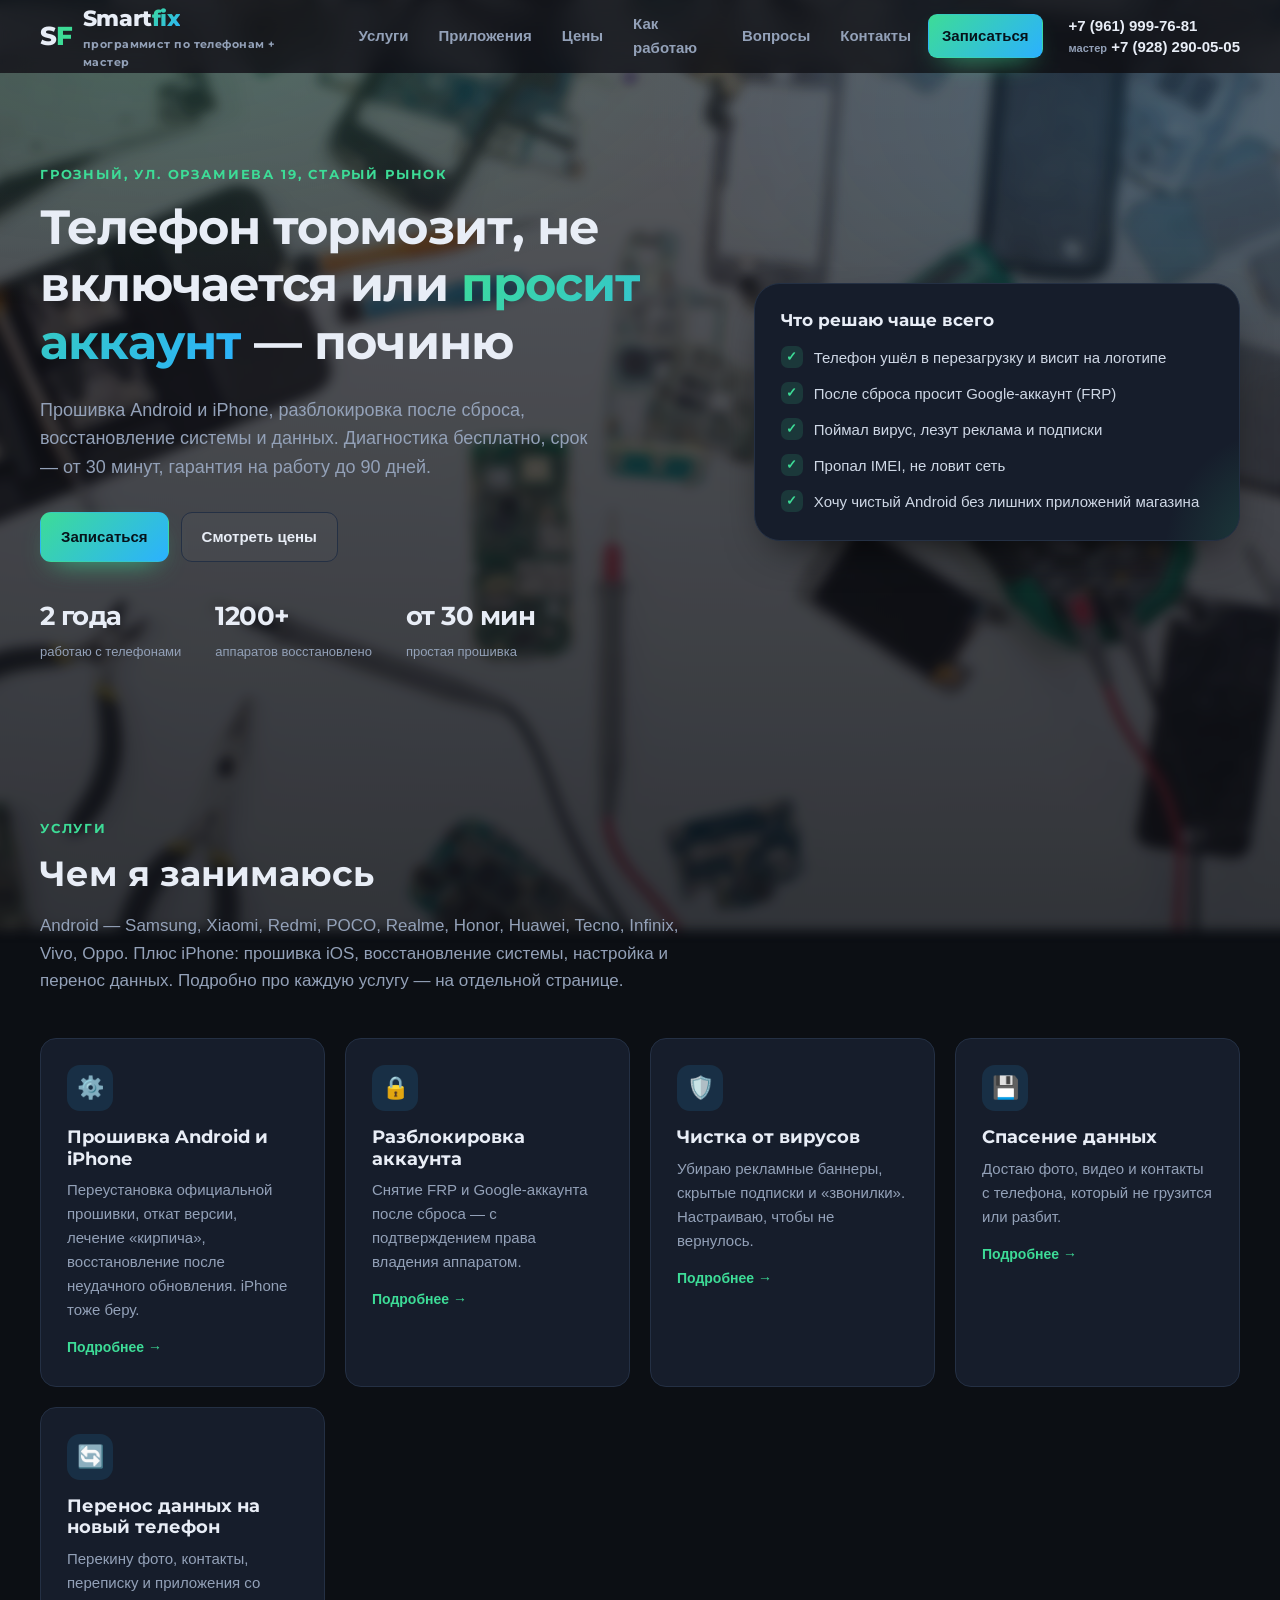
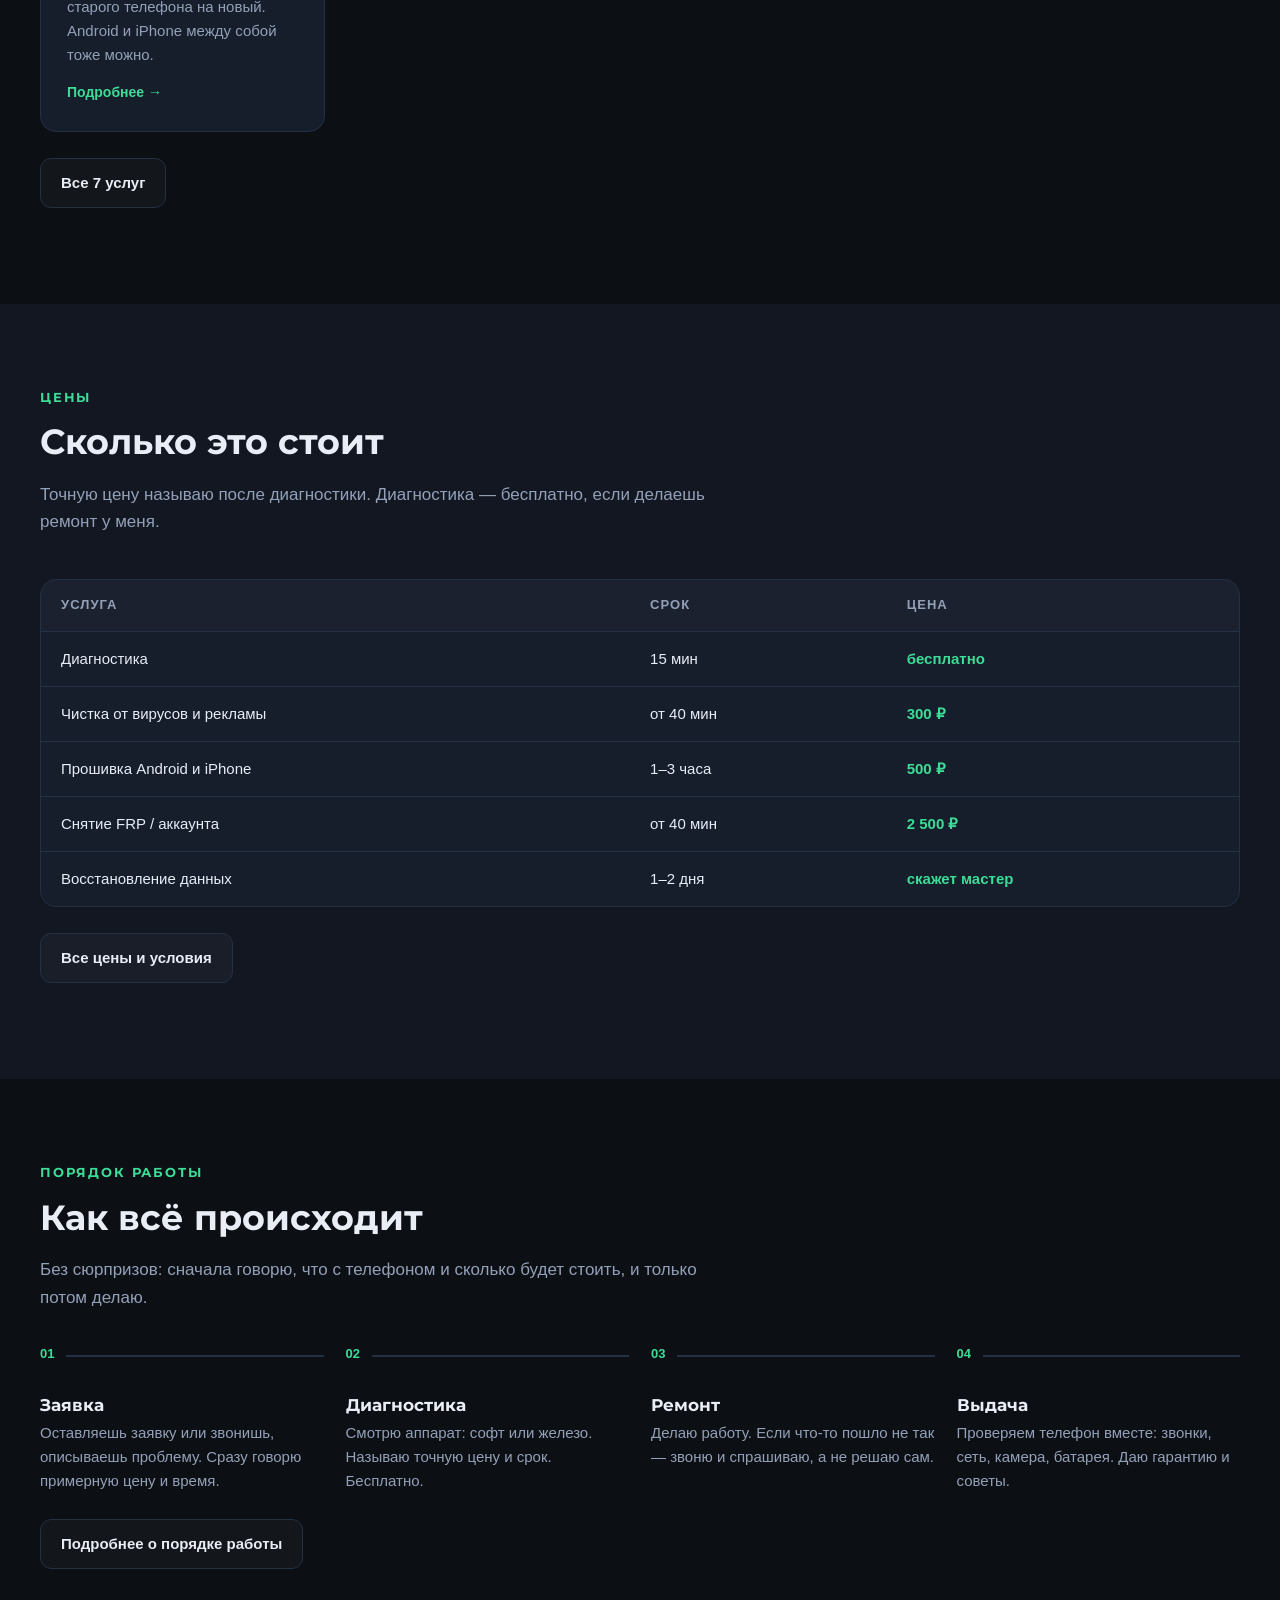
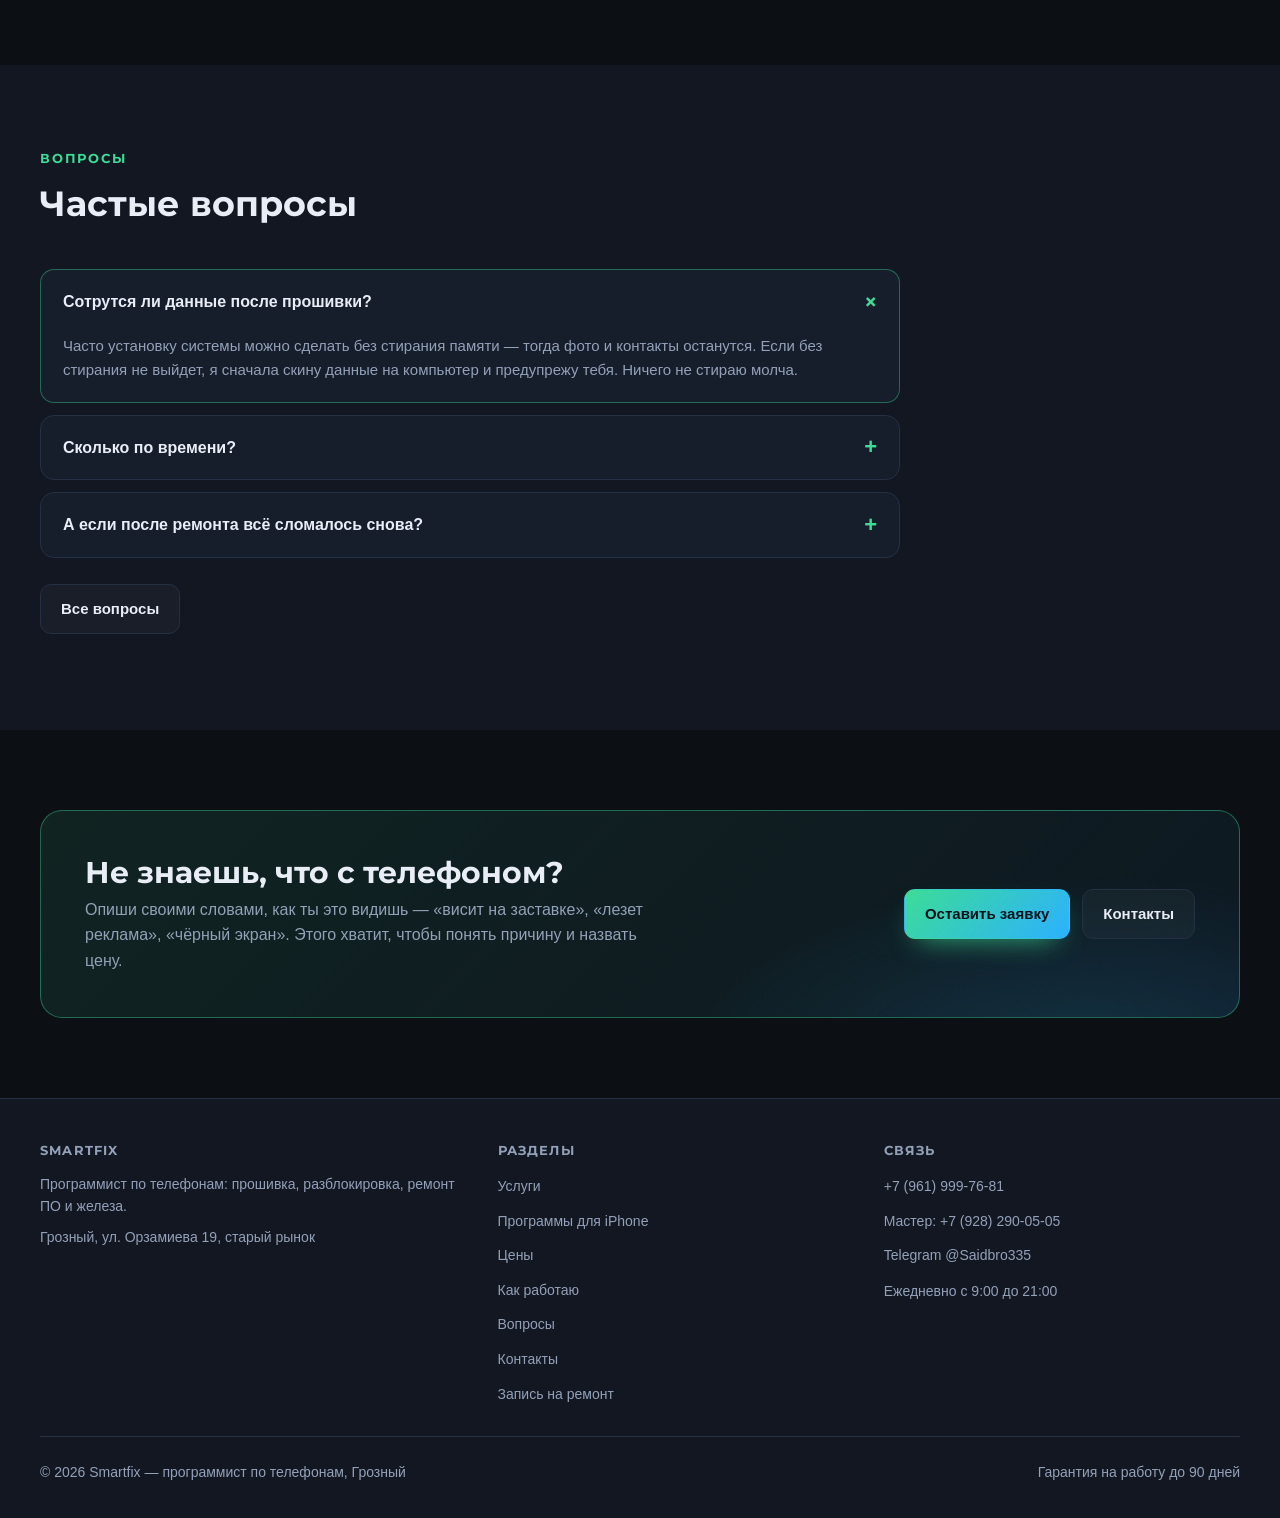
<file: index.html>
<!DOCTYPE html>
<html lang="ru">
<head>
<meta charset="UTF-8">
<meta name="viewport" content="width=device-width, initial-scale=1">
<title>Smartfix — программист по телефонам в Грозном | Прошивка, разблокировка, ремонт ПО</title>
<meta name="description" content="Прошивка Android и iPhone, разблокировка аккаунта, чистка от вирусов, восстановление данных. Грозный, ул. Орзамиева 19, старый рынок. Диагностика бесплатно, гарантия до 90 дней.">
<link rel="stylesheet" href="css/style.css">
<script src="js/anim.js"></script>
</head>
<body>

<!-- ================= ШАПКА ================= -->
<header class="header" id="header">
  <div class="container header__inner">
    <a class="logo" href="index.html">
      <span class="logo__mark">S<span>F</span></span>
      <span>Smart<em>fix</em><small>программист по телефонам + мастер</small></span>
    </a>

    <button class="burger" id="burger" aria-label="Меню" aria-expanded="false" aria-controls="nav">
      <span></span>
    </button>

    <nav class="nav" id="nav" aria-label="Основная навигация">
      <ul class="nav__list">
        <li><a href="services.html">Услуги</a></li>
        <li><a href="ios.html">Приложения</a></li>
        <li><a href="prices.html">Цены</a></li>
        <li><a href="how.html">Как работаю</a></li>
        <li><a href="faq.html">Вопросы</a></li>
        <li><a href="contacts.html">Контакты</a></li>
        <li class="nav__phone"><a href="tel:+79619997681">📞 +7 (961) 999-76-81</a></li>
        <li class="nav__phone"><a href="tel:+79282900505">🛠️ Мастер: +7 (928) 290-05-05</a></li>
        <li><a class="btn btn--primary" href="booking.html">Записаться</a></li>
      </ul>
    </nav>

    <div class="header__phone">
      <a href="tel:+79619997681">+7 (961) 999-76-81</a>
      <a href="tel:+79282900505"><span>мастер</span> +7 (928) 290-05-05</a>
    </div>
  </div>
</header>

<main>

  <!-- ================= ПЕРВЫЙ ЭКРАН ================= -->
  <section class="hero">
    <div class="container hero__grid">
      <div>
        <span class="eyebrow">Грозный, ул. Орзамиева 19, старый рынок</span>
        <h1>Телефон тормозит, не включается или <em>просит аккаунт</em> — починю</h1>
        <p class="lead">
          Прошивка Android и iPhone, разблокировка после сброса, восстановление системы и данных.
          Диагностика бесплатно, срок — от 30 минут, гарантия на работу до 90 дней.
        </p>
        <div class="hero__actions">
          <a class="btn btn--primary" href="booking.html">Записаться</a>
          <a class="btn btn--ghost" href="prices.html">Смотреть цены</a>
        </div>
        <ul class="stats">
          <li><b>2 года</b><span>работаю с телефонами</span></li>
          <li><b>1200+</b><span>аппаратов восстановлено</span></li>
          <li><b>от 30 мин</b><span>простая прошивка</span></li>
        </ul>
      </div>

      <aside class="phone-card">
        <h3>Что решаю чаще всего</h3>
        <ul class="checklist">
          <li>Телефон ушёл в перезагрузку и висит на логотипе</li>
          <li>После сброса просит Google-аккаунт (FRP)</li>
          <li>Поймал вирус, лезут реклама и подписки</li>
          <li>Пропал IMEI, не ловит сеть</li>
          <li>Хочу чистый Android без лишних приложений магазина</li>
        </ul>
      </aside>
    </div>
  </section>

  <!-- ================= УСЛУГИ (КРАТКО) ================= -->
  <section>
    <div class="container">
      <div class="section-head">
        <span class="eyebrow">Услуги</span>
        <h2>Чем я занимаюсь</h2>
        <p>Android — Samsung, Xiaomi, Redmi, POCO, Realme, Honor, Huawei, Tecno, Infinix, Vivo, Oppo. Плюс iPhone: прошивка iOS, восстановление системы, настройка и перенос данных. Подробно про каждую услугу — на отдельной странице.</p>
      </div>

      <div class="grid-3">
        <article class="card">
          <div class="card__icon">⚙️</div>
          <h3>Прошивка Android и iPhone</h3>
          <p>Переустановка официальной прошивки, откат версии, лечение «кирпича», восстановление после неудачного обновления. iPhone тоже беру.</p>
          <a class="card__more" href="services.html#firmware">Подробнее →</a>
        </article>
        <article class="card">
          <div class="card__icon">🔒</div>
          <h3>Разблокировка аккаунта</h3>
          <p>Снятие FRP и Google-аккаунта после сброса — с подтверждением права владения аппаратом.</p>
          <a class="card__more" href="services.html#unlock">Подробнее →</a>
        </article>
        <article class="card">
          <div class="card__icon">🛡️</div>
          <h3>Чистка от вирусов</h3>
          <p>Убираю рекламные баннеры, скрытые подписки и «звонилки». Настраиваю, чтобы не вернулось.</p>
          <a class="card__more" href="services.html#virus">Подробнее →</a>
        </article>
        <article class="card">
          <div class="card__icon">💾</div>
          <h3>Спасение данных</h3>
          <p>Достаю фото, видео и контакты с телефона, который не грузится или разбит.</p>
          <a class="card__more" href="services.html#data">Подробнее →</a>
        </article>
        <article class="card">
          <div class="card__icon">🔄</div>
          <h3>Перенос данных на новый телефон</h3>
          <p>Перекину фото, контакты, переписку и приложения со старого телефона на новый. Android и iPhone между собой тоже можно.</p>
          <a class="card__more" href="services.html#transfer">Подробнее →</a>
        </article>
      </div>

      <p style="margin-top:26px">
        <a class="btn btn--ghost" href="services.html">Все 7 услуг</a>
      </p>
    </div>
  </section>

  <!-- ================= ЦЕНЫ (КРАТКО) ================= -->
  <section class="bg-soft">
    <div class="container">
      <div class="section-head">
        <span class="eyebrow">Цены</span>
        <h2>Сколько это стоит</h2>
        <p>Точную цену называю после диагностики. Диагностика — бесплатно, если делаешь ремонт у меня.</p>
      </div>

      <div class="table-wrap">
        <table>
          <thead>
            <tr><th>Услуга</th><th>Срок</th><th>Цена</th></tr>
          </thead>
          <tbody>
            <tr><td>Диагностика</td><td>15 мин</td><td>бесплатно</td></tr>
            <tr><td>Чистка от вирусов и рекламы</td><td>от 40 мин</td><td>300 ₽</td></tr>
            <tr><td>Прошивка Android и iPhone</td><td>1–3 часа</td><td>500 ₽</td></tr>
            <tr><td>Снятие FRP / аккаунта</td><td>от 40 мин</td><td>2 500 ₽</td></tr>
            <tr><td>Восстановление данных</td><td>1–2 дня</td><td>скажет мастер</td></tr>
          </tbody>
        </table>
      </div>

      <p style="margin-top:26px">
        <a class="btn btn--ghost" href="prices.html">Все цены и условия</a>
      </p>
    </div>
  </section>

  <!-- ================= ПОРЯДОК РАБОТЫ (КРАТКО) ================= -->
  <section>
    <div class="container">
      <div class="section-head">
        <span class="eyebrow">Порядок работы</span>
        <h2>Как всё происходит</h2>
        <p>Без сюрпризов: сначала говорю, что с телефоном и сколько будет стоить, и только потом делаю.</p>
      </div>

      <div class="steps">
        <div class="step">
          <h3>Заявка</h3>
          <p>Оставляешь заявку или звонишь, описываешь проблему. Сразу говорю примерную цену и время.</p>
        </div>
        <div class="step">
          <h3>Диагностика</h3>
          <p>Смотрю аппарат: софт или железо. Называю точную цену и срок. Бесплатно.</p>
        </div>
        <div class="step">
          <h3>Ремонт</h3>
          <p>Делаю работу. Если что-то пошло не так — звоню и спрашиваю, а не решаю сам.</p>
        </div>
        <div class="step">
          <h3>Выдача</h3>
          <p>Проверяем телефон вместе: звонки, сеть, камера, батарея. Даю гарантию и советы.</p>
        </div>
      </div>

      <p style="margin-top:26px">
        <a class="btn btn--ghost" href="how.html">Подробнее о порядке работы</a>
      </p>
    </div>
  </section>

  <!-- ================= ВОПРОСЫ (КРАТКО) ================= -->
  <section class="bg-soft">
    <div class="container">
      <div class="section-head">
        <span class="eyebrow">Вопросы</span>
        <h2>Частые вопросы</h2>
      </div>

      <div class="faq">
        <details open>
          <summary>Сотрутся ли данные после прошивки?</summary>
          <p>Часто установку системы можно сделать без стирания памяти — тогда фото и контакты останутся. Если без стирания не выйдет, я сначала скину данные на компьютер и предупрежу тебя. Ничего не стираю молча.</p>
        </details>
        <details>
          <summary>Сколько по времени?</summary>
          <p>Прошивка и разблокировка — от 30 минут до 3 часов, обычно в тот же день. Работа с памятью или редкая модель — до 2 дней.</p>
        </details>
        <details>
          <summary>А если после ремонта всё сломалось снова?</summary>
          <p>Гарантия: на прошивку и настройку — 90 дней, на заменённые детали — 30 дней. Вернулась та же проблема — переделываю бесплатно.</p>
        </details>
      </div>

      <p style="margin-top:26px">
        <a class="btn btn--ghost" href="faq.html">Все вопросы</a>
      </p>
    </div>
  </section>

  <!-- ================= ПРИЗЫВ ================= -->
  <section>
    <div class="container">
      <div class="cta">
        <div>
          <h2>Не знаешь, что с телефоном?</h2>
          <p>Опиши своими словами, как ты это видишь — «висит на заставке», «лезет реклама», «чёрный экран». Этого хватит, чтобы понять причину и назвать цену.</p>
        </div>
        <div class="cta__actions">
          <a class="btn btn--primary" href="booking.html">Оставить заявку</a>
          <a class="btn btn--ghost" href="contacts.html">Контакты</a>
        </div>
      </div>
    </div>
  </section>

</main>

<!-- ================= ПОДВАЛ ================= -->
<footer class="footer">
  <div class="container">
    <div class="footer__top">
      <div>
        <h4>Smartfix</h4>
        <p>Программист по телефонам: прошивка, разблокировка, ремонт ПО и железа.</p>
        <p>Грозный, ул. Орзамиева 19, старый рынок</p>
      </div>
      <div>
        <h4>Разделы</h4>
        <ul>
          <li><a href="services.html">Услуги</a></li>
          <li><a href="ios.html">Программы для iPhone</a></li>
          <li><a href="prices.html">Цены</a></li>
          <li><a href="how.html">Как работаю</a></li>
          <li><a href="faq.html">Вопросы</a></li>
          <li><a href="contacts.html">Контакты</a></li>
          <li><a href="booking.html">Запись на ремонт</a></li>
        </ul>
      </div>
      <div>
        <h4>Связь</h4>
        <ul>
          <li><a href="tel:+79619997681">+7 (961) 999-76-81</a></li>
          <li><a href="tel:+79282900505">Мастер: +7 (928) 290-05-05</a></li>
          <li><a href="https://t.me/Saidbro335" target="_blank" rel="noopener">Telegram @Saidbro335</a></li>
        </ul>
        <p style="margin-top:12px">Ежедневно с 9:00 до 21:00</p>
      </div>
    </div>
    <div class="footer__inner">
      <div>© <span class="js-year">2026</span> Smartfix — программист по телефонам, Грозный</div>
      <div>Гарантия на работу до 90 дней</div>
    </div>
  </div>
</footer>

<script src="js/main.js"></script>
</body>
</html>
</file>
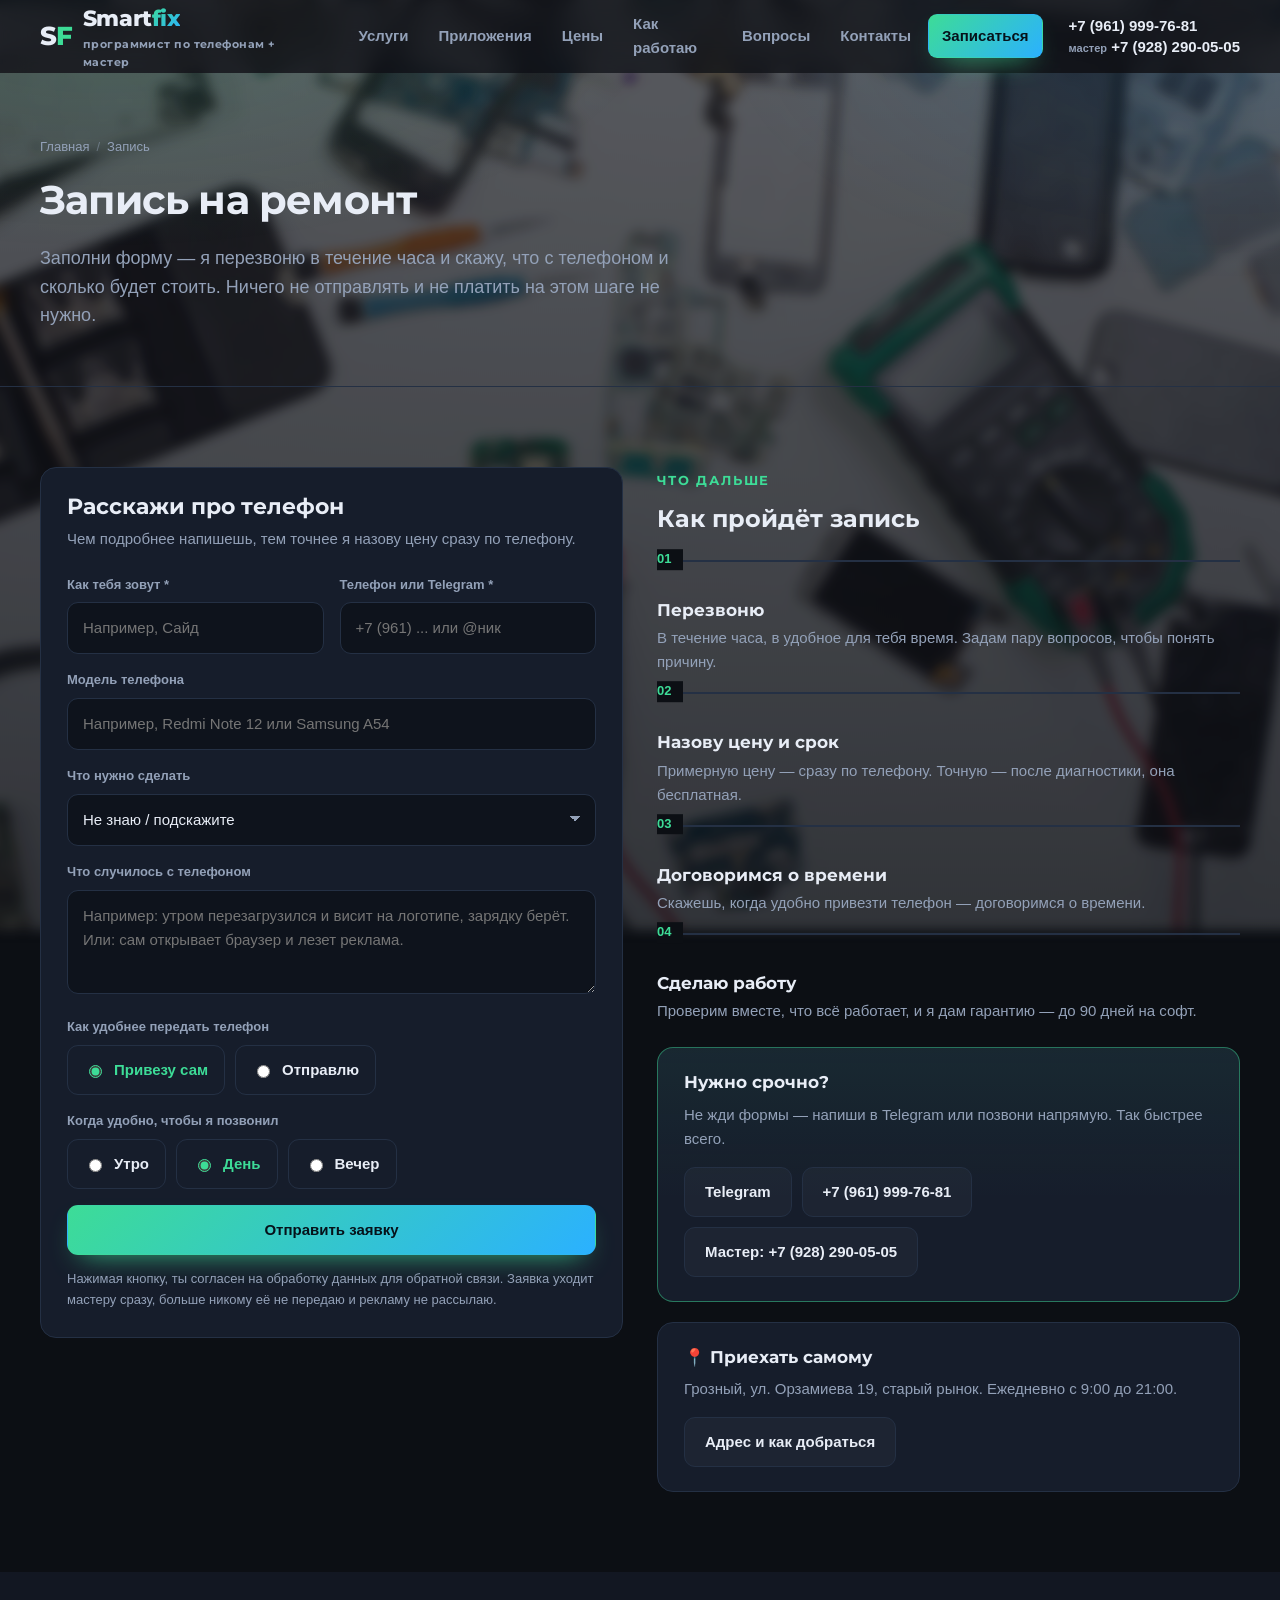
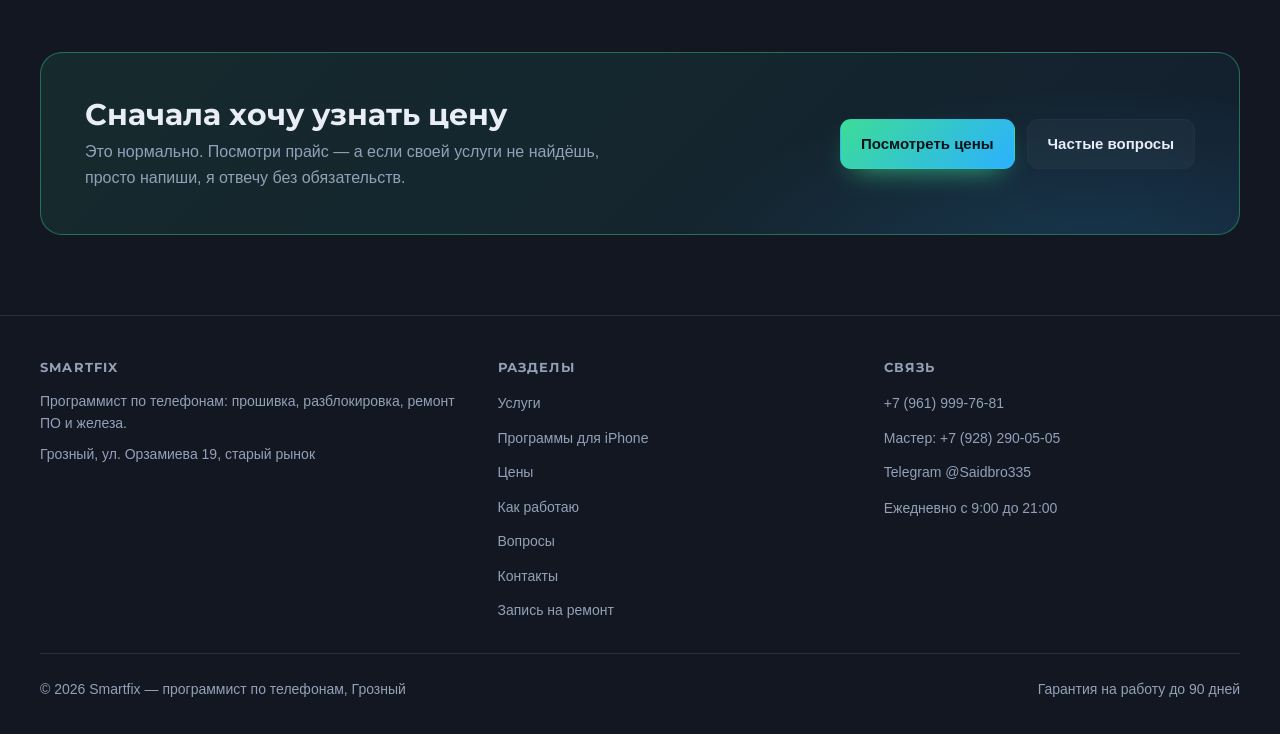
<file: booking.html>
<!DOCTYPE html>
<html lang="ru">
<head>
<meta charset="UTF-8">
<meta name="viewport" content="width=device-width, initial-scale=1">
<title>Запись на ремонт телефона | Smartfix, Грозный</title>
<meta name="description" content="Оставь заявку на ремонт телефона: прошивка, разблокировка, чистка от вирусов, замена экрана. Перезвоню в течение часа.">
<link rel="stylesheet" href="css/style.css">
<script src="js/anim.js"></script>
</head>
<body>

<header class="header" id="header">
  <div class="container header__inner">
    <a class="logo" href="index.html">
      <span class="logo__mark">S<span>F</span></span>
      <span>Smart<em>fix</em><small>программист по телефонам + мастер</small></span>
    </a>
    <button class="burger" id="burger" aria-label="Меню" aria-expanded="false" aria-controls="nav"><span></span></button>
    <nav class="nav" id="nav" aria-label="Основная навигация">
      <ul class="nav__list">
        <li><a href="services.html">Услуги</a></li>
        <li><a href="ios.html">Приложения</a></li>
        <li><a href="prices.html">Цены</a></li>
        <li><a href="how.html">Как работаю</a></li>
        <li><a href="faq.html">Вопросы</a></li>
        <li><a href="contacts.html">Контакты</a></li>
        <li class="nav__phone"><a href="tel:+79619997681">📞 +7 (961) 999-76-81</a></li>
        <li class="nav__phone"><a href="tel:+79282900505">🛠️ Мастер: +7 (928) 290-05-05</a></li>
        <li><a class="btn btn--primary" href="booking.html">Записаться</a></li>
      </ul>
    </nav>
    <div class="header__phone">
      <a href="tel:+79619997681">+7 (961) 999-76-81</a>
      <a href="tel:+79282900505"><span>мастер</span> +7 (928) 290-05-05</a>
    </div>
  </div>
</header>

<main>

  <section class="page-hero">
    <div class="container">
      <div class="crumbs"><a href="index.html">Главная</a><span>/</span>Запись</div>
      <h1>Запись на ремонт</h1>
      <p>Заполни форму — я перезвоню в течение часа и скажу, что с телефоном и сколько будет стоить. Ничего не отправлять и не платить на этом шаге не нужно.</p>
    </div>
  </section>

  <section>
    <div class="container">
      <div class="contacts">

        <!-- Заявку отправляет GitHub Actions, а он пересылает её в Телеграм:
             Cloudflare и api.telegram.org из России недоступны, а GitHub
             работает. Настройки — в js/lead-config.js, как всё устроено —
             в НАСТРОЙКА-ЗАЯВОК.md. Если автоматика не сработает, человеку
             покажется кнопка «Открыть Телеграм с заявкой».
             Свой сервер, если он появится, вписывается в data-endpoint. -->
        <form class="js-form" id="booking-form" novalidate>
          <!-- ловушка для ботов: человек этого поля не видит и не заполняет -->
          <input class="hp-field" type="text" name="hp" tabindex="-1" autocomplete="off" aria-hidden="true">
          <h2 style="font-size:22px;margin-bottom:6px">Расскажи про телефон</h2>
          <p style="color:var(--muted);font-size:15px;margin-bottom:24px">Чем подробнее напишешь, тем точнее я назову цену сразу по телефону.</p>

          <div class="form-err" role="alert"></div>

          <div class="field-row">
            <div class="field">
              <label for="f-name">Как тебя зовут *</label>
              <input id="f-name" name="name" type="text" placeholder="Например, Сайд" autocomplete="name" required>
            </div>
            <div class="field">
              <label for="f-phone">Телефон или Telegram *</label>
              <input id="f-phone" name="phone" type="text" placeholder="+7 (961) ... или @ник" autocomplete="tel" required>
            </div>
          </div>

          <div class="field">
            <label for="f-model">Модель телефона</label>
            <input id="f-model" name="model" type="text" placeholder="Например, Redmi Note 12 или Samsung A54">
          </div>

          <div class="field">
            <label for="f-service">Что нужно сделать</label>
            <select id="f-service" name="service">
              <option value="" selected>Не знаю / подскажите</option>
              <option>Прошивка Android и iPhone</option>
              <option>Разблокировка аккаунта</option>
              <option>Чистка от вирусов</option>
              <option>Восстановление данных</option>
              <option>Перенос данных</option>
              <option>Ускорение и настройка</option>
              <option>Ремонт железа</option>
              <option>Другое / не знаю</option>
            </select>
          </div>

          <div class="field">
            <label for="f-problem">Что случилось с телефоном</label>
            <textarea id="f-problem" name="problem" placeholder="Например: утром перезагрузился и висит на логотипе, зарядку берёт. Или: сам открывает браузер и лезет реклама."></textarea>
          </div>

          <div class="field">
            <label>Как удобнее передать телефон</label>
            <div class="radio-row">
              <label><input type="radio" name="way" value="Привезу сам" checked><span>Привезу сам</span></label>
              <label><input type="radio" name="way" value="Отправлю автобусом или такси"><span>Отправлю</span></label>
            </div>
          </div>

          <div class="field">
            <label>Когда удобно, чтобы я позвонил</label>
            <div class="radio-row">
              <label><input type="radio" name="time" value="Утро 9:00–12:00"><span>Утро</span></label>
              <label><input type="radio" name="time" value="День 12:00–17:00" checked><span>День</span></label>
              <label><input type="radio" name="time" value="Вечер 17:00–21:00"><span>Вечер</span></label>
            </div>
          </div>

          <button class="btn btn--primary btn--wide" type="submit">Отправить заявку</button>
          <p class="form-note">Нажимая кнопку, ты согласен на обработку данных для обратной связи. Заявка уходит мастеру сразу, больше никому её не передаю и рекламу не рассылаю.</p>
          <div class="form-ok" role="status">Заявка отправлена. Отвечу в течение часа — обычно быстрее.</div>
        </form>

        <div>
          <div class="section-head" style="margin-bottom:26px">
            <span class="eyebrow">Что дальше</span>
            <h2 style="font-size:24px">Как пройдёт запись</h2>
          </div>

          <div class="steps" style="grid-template-columns:1fr;gap:18px">
            <div class="step">
              <h3>Перезвоню</h3>
              <p>В течение часа, в удобное для тебя время. Задам пару вопросов, чтобы понять причину.</p>
            </div>
            <div class="step">
              <h3>Назову цену и срок</h3>
              <p>Примерную цену — сразу по телефону. Точную — после диагностики, она бесплатная.</p>
            </div>
            <div class="step">
              <h3>Договоримся о времени</h3>
              <p>Скажешь, когда удобно привезти телефон — договоримся о времени.</p>
            </div>
            <div class="step">
              <h3>Сделаю работу</h3>
              <p>Проверим вместе, что всё работает, и я дам гарантию — до 90 дней на софт.</p>
            </div>
          </div>

          <div class="notice notice--accent" style="margin-top:24px">
            <h3>Нужно срочно?</h3>
            <p>Не жди формы — напиши в Telegram или позвони напрямую. Так быстрее всего.</p>
            <p style="margin-top:16px;display:flex;flex-wrap:wrap;gap:10px">
              <a class="btn btn--ghost" href="https://t.me/Saidbro335" target="_blank" rel="noopener">Telegram</a>
              <a class="btn btn--ghost" href="tel:+79619997681">+7 (961) 999-76-81</a>
              <a class="btn btn--ghost" href="tel:+79282900505">Мастер: +7 (928) 290-05-05</a>
            </p>
          </div>

          <div class="notice" style="margin-top:20px">
            <h3>📍 Приехать самому</h3>
            <p>Грозный, ул. Орзамиева 19, старый рынок. Ежедневно с 9:00 до 21:00.</p>
            <p style="margin-top:16px">
              <a class="btn btn--ghost" href="contacts.html">Адрес и как добраться</a>
            </p>
          </div>
        </div>

      </div>
    </div>
  </section>

  <section class="bg-soft">
    <div class="container">
      <div class="cta">
        <div>
          <h2>Сначала хочу узнать цену</h2>
          <p>Это нормально. Посмотри прайс — а если своей услуги не найдёшь, просто напиши, я отвечу без обязательств.</p>
        </div>
        <div class="cta__actions">
          <a class="btn btn--primary" href="prices.html">Посмотреть цены</a>
          <a class="btn btn--ghost" href="faq.html">Частые вопросы</a>
        </div>
      </div>
    </div>
  </section>

</main>

<footer class="footer">
  <div class="container">
    <div class="footer__top">
      <div>
        <h4>Smartfix</h4>
        <p>Программист по телефонам: прошивка, разблокировка, ремонт ПО и железа.</p>
        <p>Грозный, ул. Орзамиева 19, старый рынок</p>
      </div>
      <div>
        <h4>Разделы</h4>
        <ul>
          <li><a href="services.html">Услуги</a></li>
          <li><a href="ios.html">Программы для iPhone</a></li>
          <li><a href="prices.html">Цены</a></li>
          <li><a href="how.html">Как работаю</a></li>
          <li><a href="faq.html">Вопросы</a></li>
          <li><a href="contacts.html">Контакты</a></li>
          <li><a href="booking.html">Запись на ремонт</a></li>
        </ul>
      </div>
      <div>
        <h4>Связь</h4>
        <ul>
          <li><a href="tel:+79619997681">+7 (961) 999-76-81</a></li>
          <li><a href="tel:+79282900505">Мастер: +7 (928) 290-05-05</a></li>
          <li><a href="https://t.me/Saidbro335" target="_blank" rel="noopener">Telegram @Saidbro335</a></li>
        </ul>
        <p style="margin-top:12px">Ежедневно с 9:00 до 21:00</p>
      </div>
    </div>
    <div class="footer__inner">
      <div>© <span class="js-year">2026</span> Smartfix — программист по телефонам, Грозный</div>
      <div>Гарантия на работу до 90 дней</div>
    </div>
  </div>
</footer>

<script src="js/lead-config.js"></script>
<script src="js/main.js"></script>
</body>
</html>
</file>
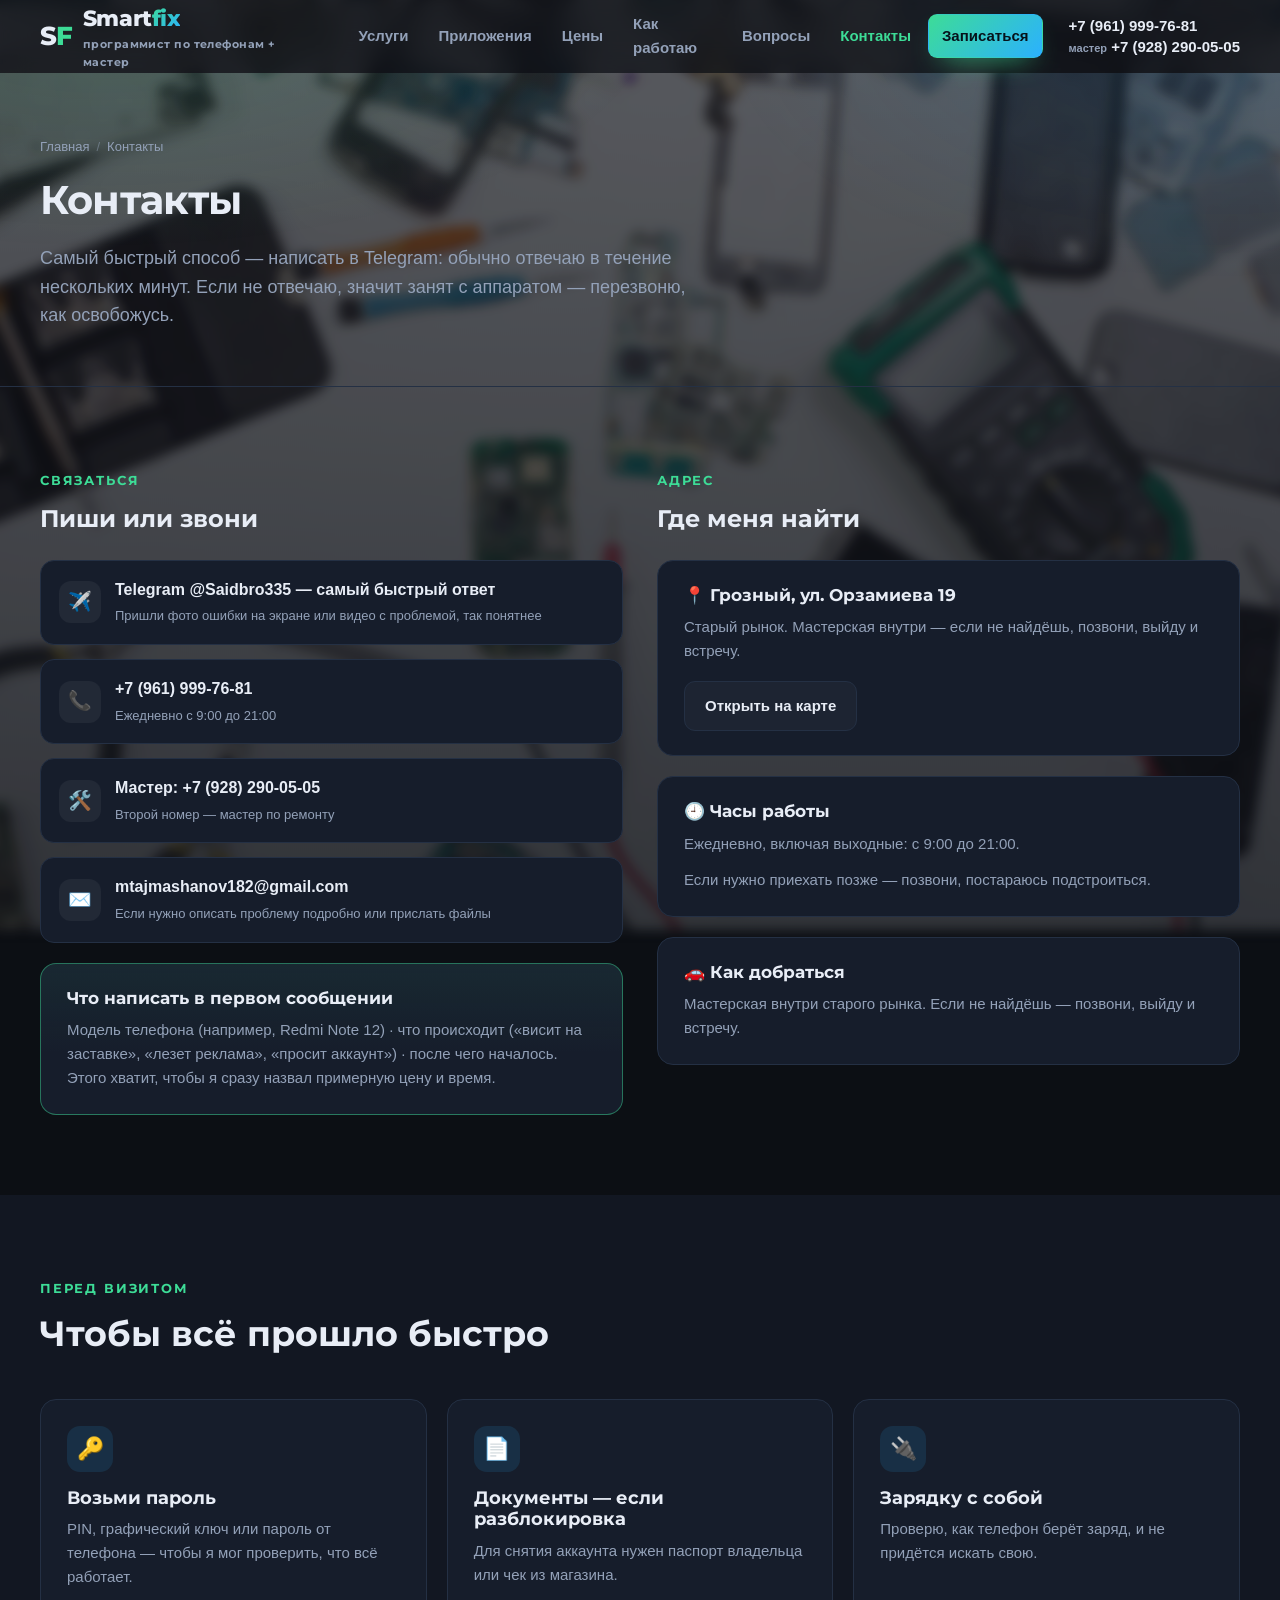
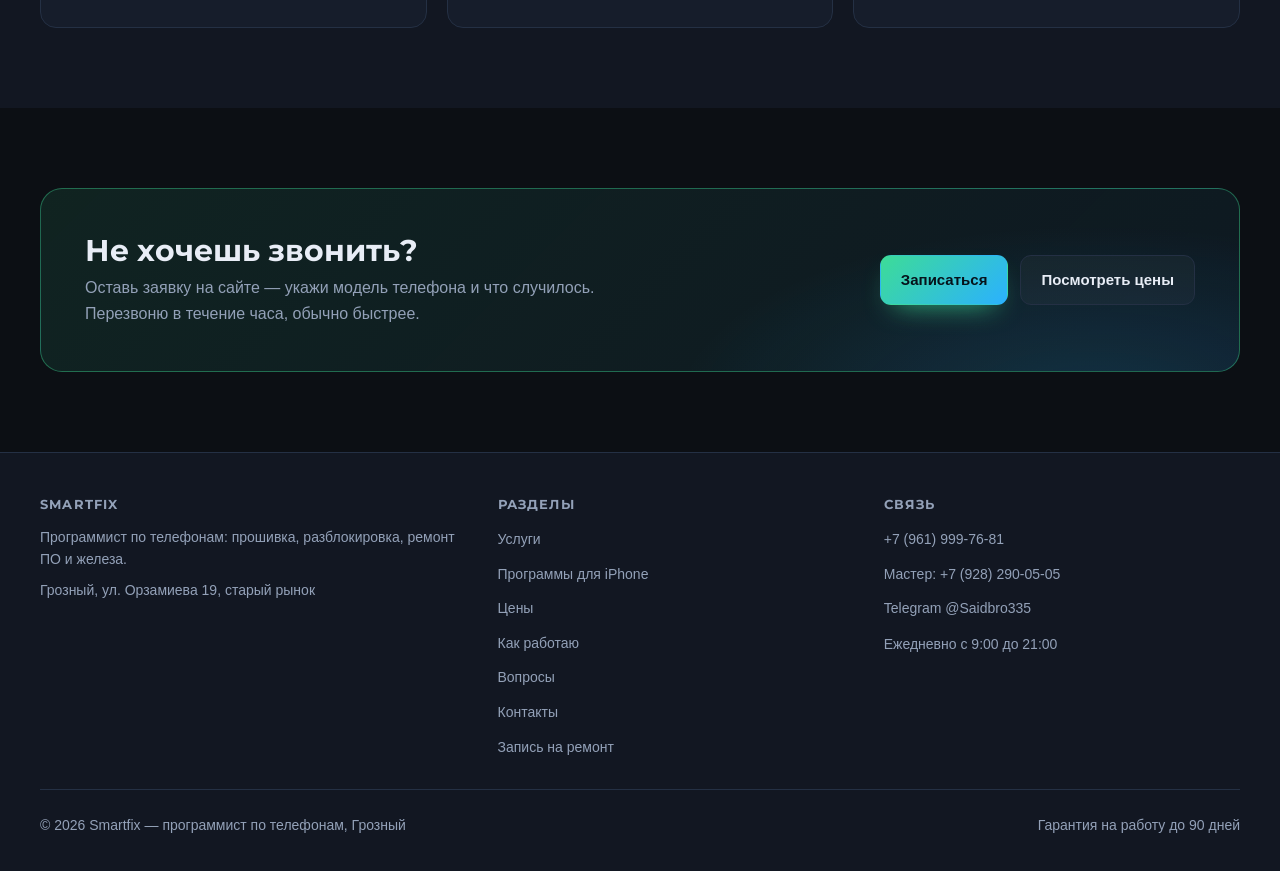
<file: contacts.html>
<!DOCTYPE html>
<html lang="ru">
<head>
<meta charset="UTF-8">
<meta name="viewport" content="width=device-width, initial-scale=1">
<title>Контакты — Smartfix, Грозный, ул. Орзамиева 19 | Ремонт телефонов</title>
<meta name="description" content="Адрес мастерской: Грозный, ул. Орзамиева 19, старый рынок. Телефон и Telegram. Работаем ежедневно с 9:00 до 21:00.">
<link rel="stylesheet" href="css/style.css">
<script src="js/anim.js"></script>
</head>
<body>

<header class="header" id="header">
  <div class="container header__inner">
    <a class="logo" href="index.html">
      <span class="logo__mark">S<span>F</span></span>
      <span>Smart<em>fix</em><small>программист по телефонам + мастер</small></span>
    </a>
    <button class="burger" id="burger" aria-label="Меню" aria-expanded="false" aria-controls="nav"><span></span></button>
    <nav class="nav" id="nav" aria-label="Основная навигация">
      <ul class="nav__list">
        <li><a href="services.html">Услуги</a></li>
        <li><a href="ios.html">Приложения</a></li>
        <li><a href="prices.html">Цены</a></li>
        <li><a href="how.html">Как работаю</a></li>
        <li><a href="faq.html">Вопросы</a></li>
        <li><a href="contacts.html">Контакты</a></li>
        <li class="nav__phone"><a href="tel:+79619997681">📞 +7 (961) 999-76-81</a></li>
        <li class="nav__phone"><a href="tel:+79282900505">🛠️ Мастер: +7 (928) 290-05-05</a></li>
        <li><a class="btn btn--primary" href="booking.html">Записаться</a></li>
      </ul>
    </nav>
    <div class="header__phone">
      <a href="tel:+79619997681">+7 (961) 999-76-81</a>
      <a href="tel:+79282900505"><span>мастер</span> +7 (928) 290-05-05</a>
    </div>
  </div>
</header>

<main>

  <section class="page-hero">
    <div class="container">
      <div class="crumbs"><a href="index.html">Главная</a><span>/</span>Контакты</div>
      <h1>Контакты</h1>
      <p>Самый быстрый способ — написать в Telegram: обычно отвечаю в течение нескольких минут. Если не отвечаю, значит занят с аппаратом — перезвоню, как освобожусь.</p>
    </div>
  </section>

  <section>
    <div class="container">
      <div class="contacts">

        <div>
          <div class="section-head" style="margin-bottom:26px">
            <span class="eyebrow">Связаться</span>
            <h2 style="font-size:24px">Пиши или звони</h2>
          </div>

          <ul class="contact-list">
            <li>
              <a href="https://t.me/Saidbro335" target="_blank" rel="noopener">
                <span class="ico">✈️</span>
                <span><b>Telegram @Saidbro335 — самый быстрый ответ</b><small>Пришли фото ошибки на экране или видео с проблемой, так понятнее</small></span>
              </a>
            </li>
            <li>
              <a href="tel:+79619997681">
                <span class="ico">📞</span>
                <span><b>+7 (961) 999-76-81</b><small>Ежедневно с 9:00 до 21:00</small></span>
              </a>
            </li>
            <li>
              <a href="tel:+79282900505">
                <span class="ico">🛠️</span>
                <span><b>Мастер: +7 (928) 290-05-05</b><small>Второй номер — мастер по ремонту</small></span>
              </a>
            </li>
            <li>
              <a href="mailto:mtajmashanov182@gmail.com">
                <span class="ico">✉️</span>
                <span><b>mtajmashanov182@gmail.com</b><small>Если нужно описать проблему подробно или прислать файлы</small></span>
              </a>
            </li>
          </ul>

          <div class="notice notice--accent" style="margin-top:20px">
            <h3>Что написать в первом сообщении</h3>
            <p>Модель телефона (например, Redmi Note 12) · что происходит («висит на заставке», «лезет реклама», «просит аккаунт») · после чего началось. Этого хватит, чтобы я сразу назвал примерную цену и время.</p>
          </div>
        </div>

        <div>
          <div class="section-head" style="margin-bottom:26px">
            <span class="eyebrow">Адрес</span>
            <h2 style="font-size:24px">Где меня найти</h2>
          </div>

          <div class="notice">
            <h3>📍 Грозный, ул. Орзамиева 19</h3>
            <p>Старый рынок. Мастерская внутри — если не найдёшь, позвони, выйду и встречу.</p>
            <p style="margin-top:18px">
              <a class="btn btn--ghost" href="https://yandex.ru/maps/?text=Грозный%20улица%20Орзамиева%2019" target="_blank" rel="noopener">Открыть на карте</a>
            </p>
          </div>

          <div class="notice" style="margin-top:20px">
            <h3>🕘 Часы работы</h3>
            <p>Ежедневно, включая выходные: с 9:00 до 21:00.</p>
            <p>Если нужно приехать позже — позвони, постараюсь подстроиться.</p>
          </div>

          <div class="notice" style="margin-top:20px">
            <h3>🚗 Как добраться</h3>
            <p>Мастерская внутри старого рынка. Если не найдёшь — позвони, выйду и встречу.</p>
          </div>
        </div>

      </div>
    </div>
  </section>

  <section class="bg-soft">
    <div class="container">
      <div class="section-head">
        <span class="eyebrow">Перед визитом</span>
        <h2>Чтобы всё прошло быстро</h2>
      </div>

      <div class="grid-3">
        <article class="card">
          <div class="card__icon">🔑</div>
          <h3>Возьми пароль</h3>
          <p>PIN, графический ключ или пароль от телефона — чтобы я мог проверить, что всё работает.</p>
        </article>
        <article class="card">
          <div class="card__icon">📄</div>
          <h3>Документы — если разблокировка</h3>
          <p>Для снятия аккаунта нужен паспорт владельца или чек из магазина.</p>
        </article>
        <article class="card">
          <div class="card__icon">🔌</div>
          <h3>Зарядку с собой</h3>
          <p>Проверю, как телефон берёт заряд, и не придётся искать свою.</p>
        </article>
      </div>
    </div>
  </section>

  <section>
    <div class="container">
      <div class="cta">
        <div>
          <h2>Не хочешь звонить?</h2>
          <p>Оставь заявку на сайте — укажи модель телефона и что случилось. Перезвоню в течение часа, обычно быстрее.</p>
        </div>
        <div class="cta__actions">
          <a class="btn btn--primary" href="booking.html">Записаться</a>
          <a class="btn btn--ghost" href="prices.html">Посмотреть цены</a>
        </div>
      </div>
    </div>
  </section>

</main>

<footer class="footer">
  <div class="container">
    <div class="footer__top">
      <div>
        <h4>Smartfix</h4>
        <p>Программист по телефонам: прошивка, разблокировка, ремонт ПО и железа.</p>
        <p>Грозный, ул. Орзамиева 19, старый рынок</p>
      </div>
      <div>
        <h4>Разделы</h4>
        <ul>
          <li><a href="services.html">Услуги</a></li>
          <li><a href="ios.html">Программы для iPhone</a></li>
          <li><a href="prices.html">Цены</a></li>
          <li><a href="how.html">Как работаю</a></li>
          <li><a href="faq.html">Вопросы</a></li>
          <li><a href="contacts.html">Контакты</a></li>
          <li><a href="booking.html">Запись на ремонт</a></li>
        </ul>
      </div>
      <div>
        <h4>Связь</h4>
        <ul>
          <li><a href="tel:+79619997681">+7 (961) 999-76-81</a></li>
          <li><a href="tel:+79282900505">Мастер: +7 (928) 290-05-05</a></li>
          <li><a href="https://t.me/Saidbro335" target="_blank" rel="noopener">Telegram @Saidbro335</a></li>
        </ul>
        <p style="margin-top:12px">Ежедневно с 9:00 до 21:00</p>
      </div>
    </div>
    <div class="footer__inner">
      <div>© <span class="js-year">2026</span> Smartfix — программист по телефонам, Грозный</div>
      <div>Гарантия на работу до 90 дней</div>
    </div>
  </div>
</footer>

<script src="js/main.js"></script>
</body>
</html>
</file>
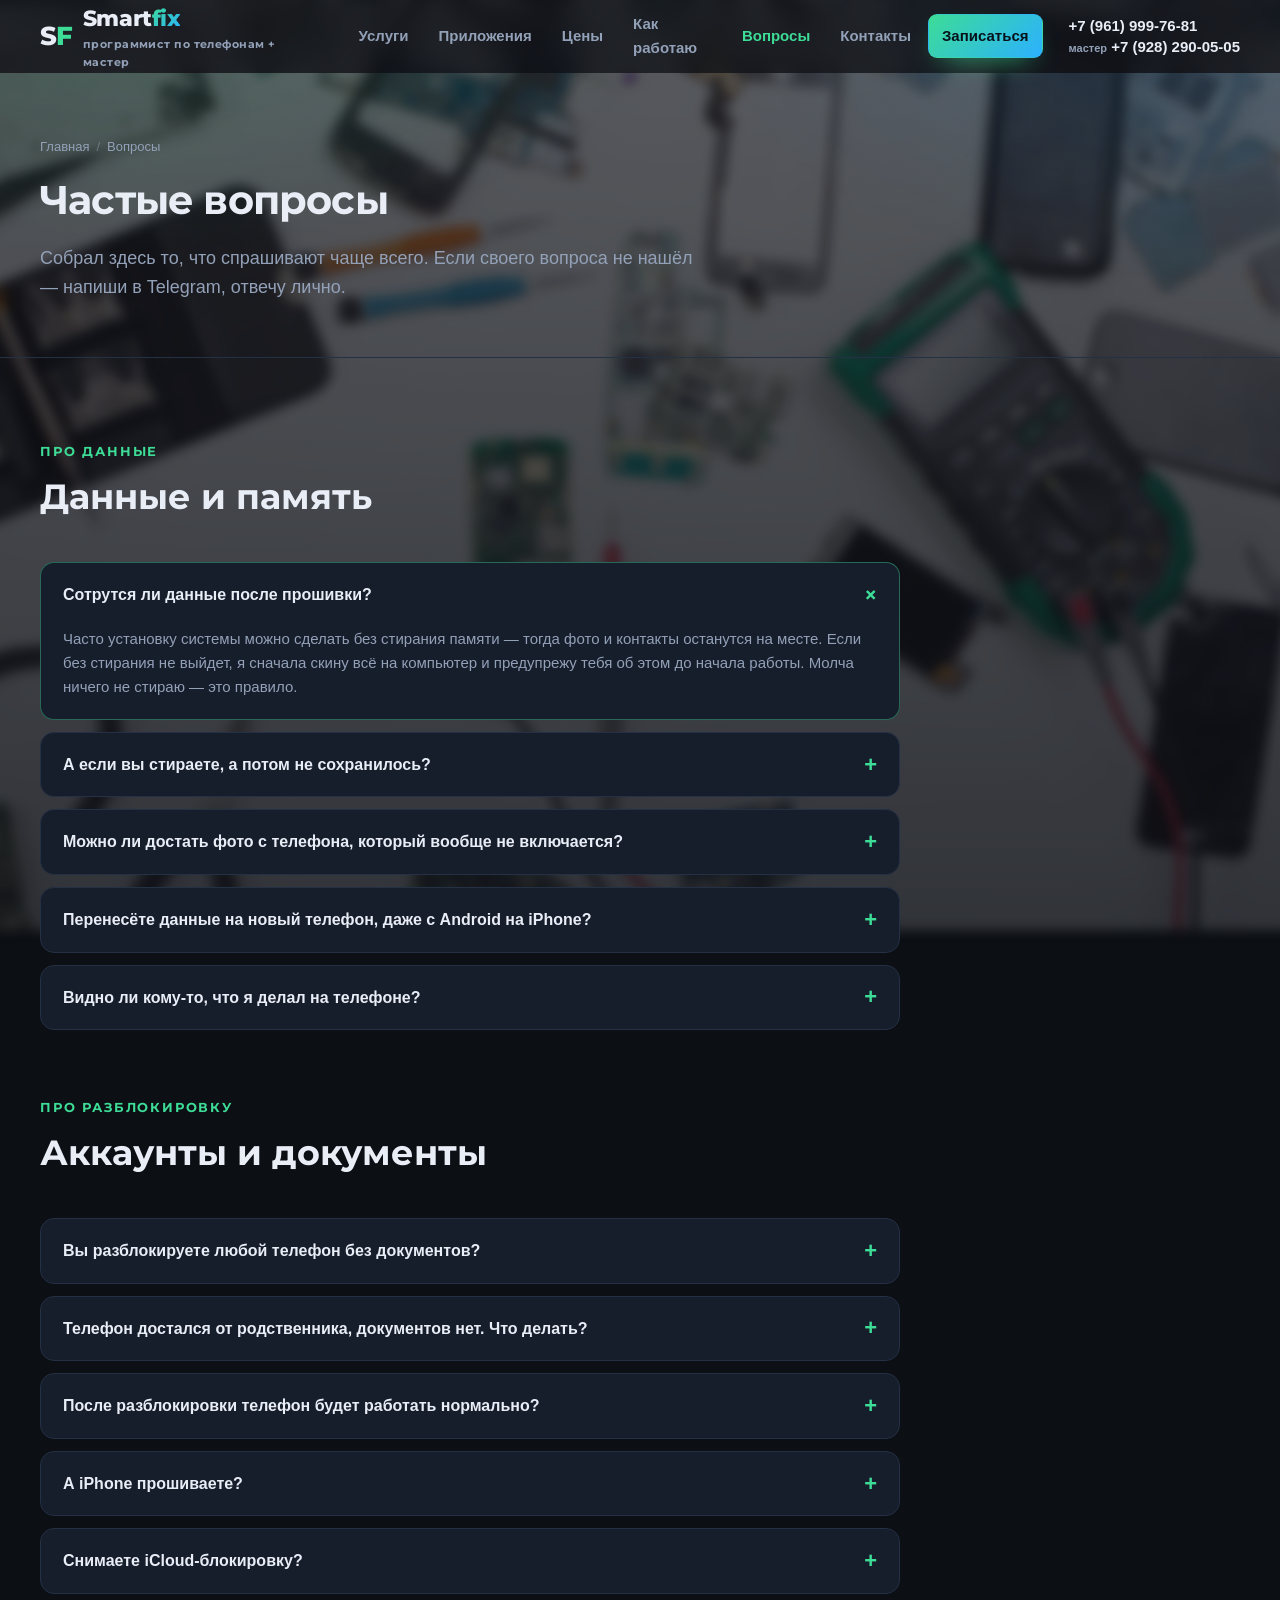
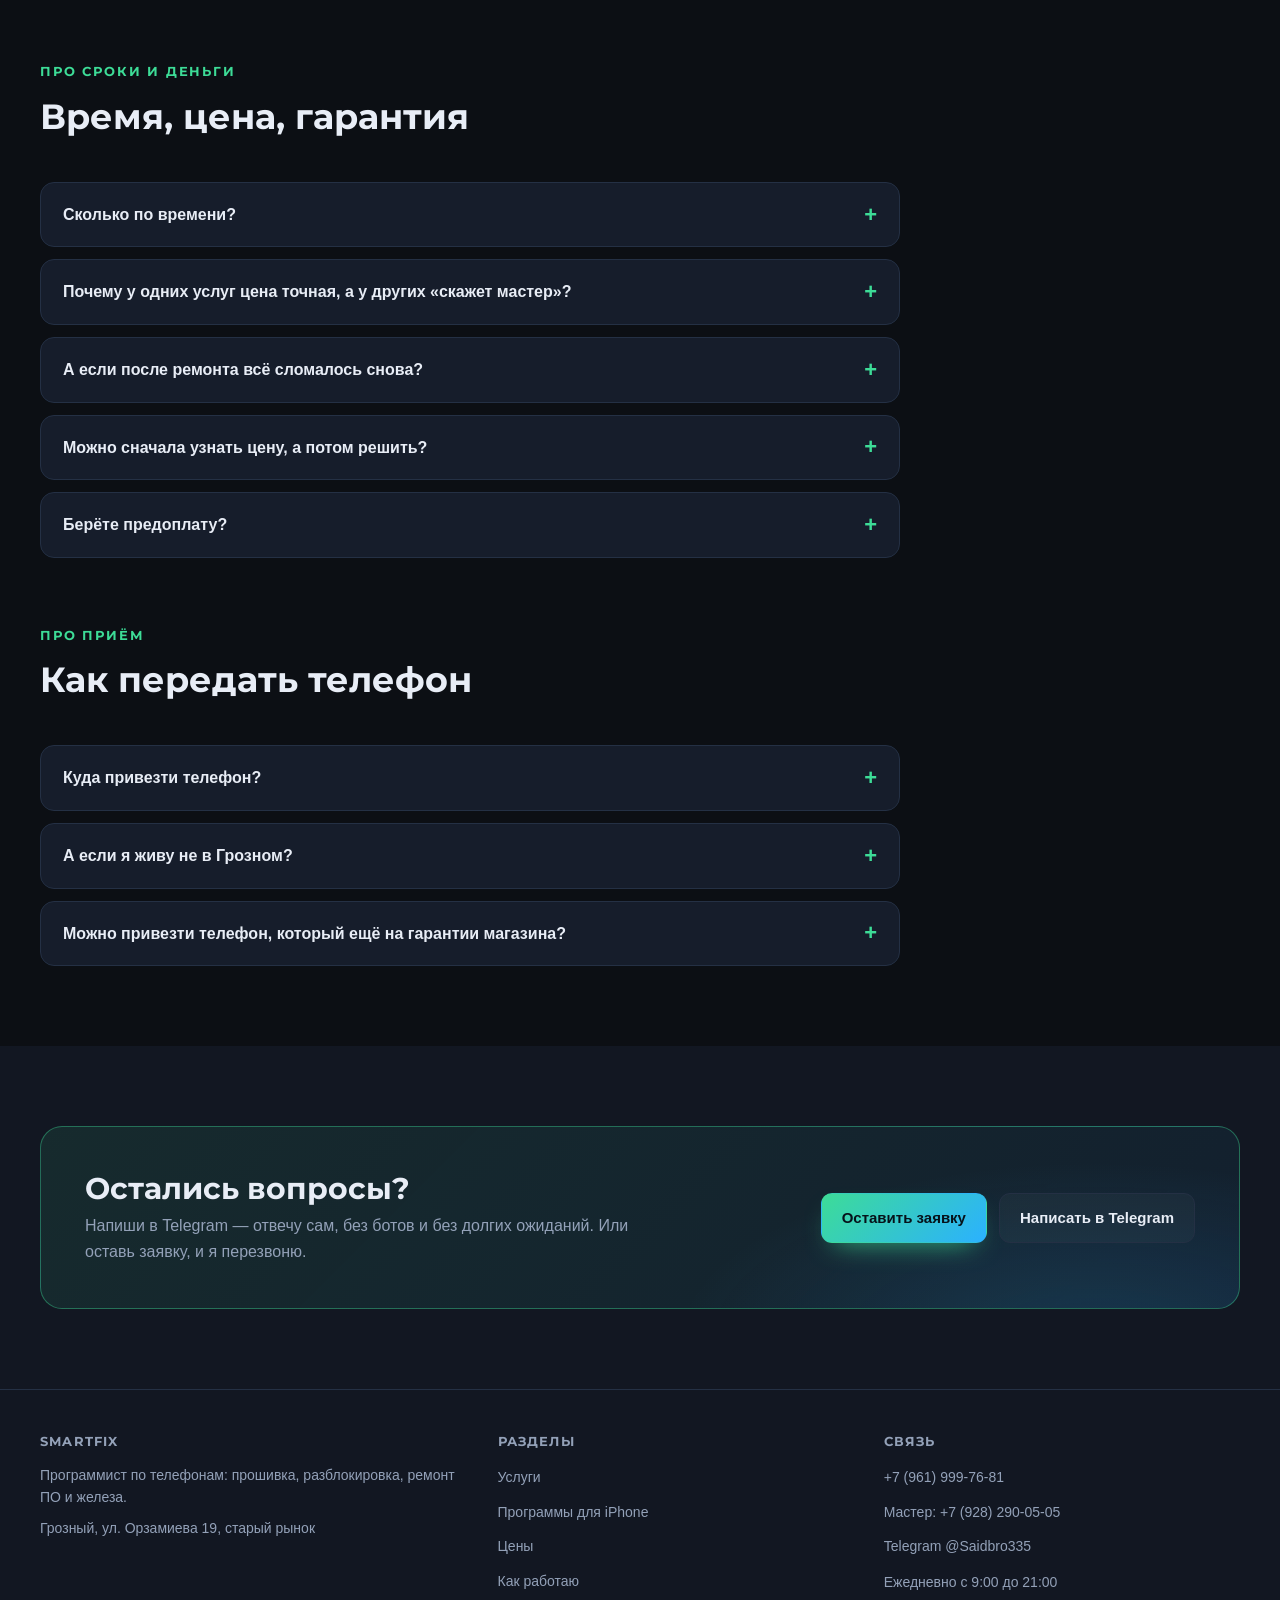
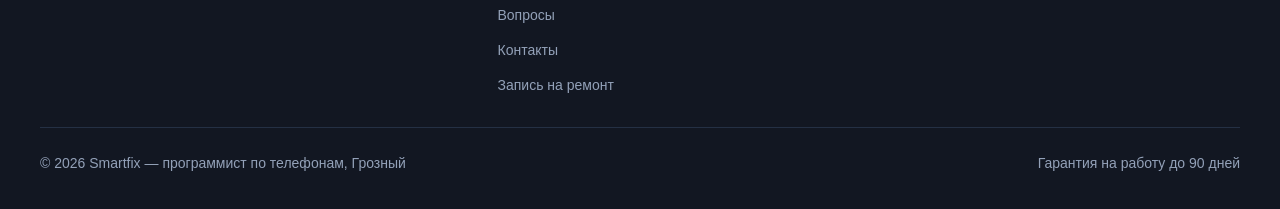
<file: faq.html>
<!DOCTYPE html>
<html lang="ru">
<head>
<meta charset="UTF-8">
<meta name="viewport" content="width=device-width, initial-scale=1">
<title>Частые вопросы о ремонте телефонов | Smartfix</title>
<meta name="description" content="Ответы на частые вопросы: стираются ли данные при прошивке, нужны ли документы, сколько длится ремонт, какая гарантия.">
<link rel="stylesheet" href="css/style.css">
<script src="js/anim.js"></script>
</head>
<body>

<header class="header" id="header">
  <div class="container header__inner">
    <a class="logo" href="index.html">
      <span class="logo__mark">S<span>F</span></span>
      <span>Smart<em>fix</em><small>программист по телефонам + мастер</small></span>
    </a>
    <button class="burger" id="burger" aria-label="Меню" aria-expanded="false" aria-controls="nav"><span></span></button>
    <nav class="nav" id="nav" aria-label="Основная навигация">
      <ul class="nav__list">
        <li><a href="services.html">Услуги</a></li>
        <li><a href="ios.html">Приложения</a></li>
        <li><a href="prices.html">Цены</a></li>
        <li><a href="how.html">Как работаю</a></li>
        <li><a href="faq.html">Вопросы</a></li>
        <li><a href="contacts.html">Контакты</a></li>
        <li class="nav__phone"><a href="tel:+79619997681">📞 +7 (961) 999-76-81</a></li>
        <li class="nav__phone"><a href="tel:+79282900505">🛠️ Мастер: +7 (928) 290-05-05</a></li>
        <li><a class="btn btn--primary" href="booking.html">Записаться</a></li>
      </ul>
    </nav>
    <div class="header__phone">
      <a href="tel:+79619997681">+7 (961) 999-76-81</a>
      <a href="tel:+79282900505"><span>мастер</span> +7 (928) 290-05-05</a>
    </div>
  </div>
</header>

<main>

  <section class="page-hero">
    <div class="container">
      <div class="crumbs"><a href="index.html">Главная</a><span>/</span>Вопросы</div>
      <h1>Частые вопросы</h1>
      <p>Собрал здесь то, что спрашивают чаще всего. Если своего вопроса не нашёл — напиши в Telegram, отвечу лично.</p>
    </div>
  </section>

  <section>
    <div class="container">

      <div class="section-head">
        <span class="eyebrow">Про данные</span>
        <h2>Данные и память</h2>
      </div>

      <div class="faq" style="margin-bottom:64px">
        <details open>
          <summary>Сотрутся ли данные после прошивки?</summary>
          <p>Часто установку системы можно сделать без стирания памяти — тогда фото и контакты останутся на месте. Если без стирания не выйдет, я сначала скину всё на компьютер и предупрежу тебя об этом до начала работы. Молча ничего не стираю — это правило.</p>
        </details>
        <details>
          <summary>А если вы стираете, а потом не сохранилось?</summary>
          <p>Тогда я честно скажу об этом и предложу восстановление данных — это отдельная услуга, и я сразу назову её цену. Но обычно до такого не доходит: если памяти что-то угрожает, я вижу это на диагностике и говорю заранее.</p>
        </details>
        <details>
          <summary>Можно ли достать фото с телефона, который вообще не включается?</summary>
          <p>Часто да — если жива сама память, данные снимаются напрямую, даже когда система не грузится. Если память умерла физически или была зашифрована, а ключ потерян — увы, не получится. Такое видно на диагностике в тот же день, и я скажу прямо, не буду тянуть время и деньги.</p>
        </details>
        <details>
          <summary>Перенесёте данные на новый телефон, даже с Android на iPhone?</summary>
          <p>Да. Фото, видео, контакты, заметки, приложения и настройки переношу между любыми системами: с Android на Android, с Android на iPhone и наоборот. Переписку в WhatsApp и Telegram тоже переношу, но для этого обязательно нужен старый телефон — без него историю сообщений взять неоткуда. Старый телефон не стираю, пока не убедимся, что всё на месте.</p>
        </details>
        <details>
          <summary>Видно ли кому-то, что я делал на телефоне?</summary>
          <p>Я не листаю твои фото и переписки и не делаю копий. К компьютеру подключаю только для того, чтобы прошить или снять данные — и всё, что копируется, отдаю тебе и удаляю у себя. Это вопрос репутации, а не только вежливости.</p>
        </details>
      </div>

      <div class="section-head">
        <span class="eyebrow">Про разблокировку</span>
        <h2>Аккаунты и документы</h2>
      </div>

      <div class="faq" style="margin-bottom:64px">
        <details>
          <summary>Вы разблокируете любой телефон без документов?</summary>
          <p>Нет. Снятие аккаунта делаю только владельцу и с подтверждением — паспорт или чек из магазина, где телефон куплен. Телефоны из розыска не беру вообще. Это не про строгость, а про то, чтобы не помогать перепродавать краденое.</p>
        </details>
        <details>
          <summary>Телефон достался от родственника, документов нет. Что делать?</summary>
          <p>Позвони и объясни ситуацию. Варианты есть: например, прийти вместе с человеком, который покупал телефон, или показать переписку, коробку, чек из другого места. Я не отказываю автоматически — просто должен убедиться, что телефон твой.</p>
        </details>
        <details>
          <summary>После разблокировки телефон будет работать нормально?</summary>
          <p>Да, если аппарат не битый и память целая. После снятия блокировки я настраиваю систему и проверяю всё вместе с тобой: звонки, сеть, интернет, камеру, магазин приложений. Обновления Android тоже будут работать.</p>
        </details>
        <details>
          <summary>А iPhone прошиваете?</summary>
          <p>Да. Восстанавливаю iOS через компьютер, поднимаю аппарат из режима восстановления и из DFU, ставлю систему заново, настраиваю и переношу данные. Одно ограничение: поставить можно только ту версию iOS, которую сейчас подписывает Apple. Откатиться на старую нельзя — это правило Apple, обойти его не получится.</p>
        </details>
        <details>
          <summary>Снимаете iCloud-блокировку?</summary>
          <p>Только владельцу и с подтверждением — чек из магазина, коробка или паспорт. Телефоны из розыска не беру. Если iPhone залочен на чужой Apple ID, а доказательств владения нет, я не помогу — иначе это уже не ремонт.</p>
        </details>
      </div>

      <div class="section-head">
        <span class="eyebrow">Про сроки и деньги</span>
        <h2>Время, цена, гарантия</h2>
      </div>

      <div class="faq" style="margin-bottom:64px">
        <details>
          <summary>Сколько по времени?</summary>
          <p>Прошивка и разблокировка — от 30 минут до 3 часов, обычно в тот же день. Чистка от вирусов — меньше часа. Работа с памятью или редкая модель — до 2 дней. Точный срок называю после диагностики, до начала работы.</p>
        </details>
        <details>
          <summary>Почему у одних услуг цена точная, а у других «скажет мастер»?</summary>
          <p>По софту — прошивка, разблокировка, чистка, ускорение, перенос данных — цена фиксированная, она указана в прайсе и не меняется. А по железу и восстановлению данных в прайсе стоит «скажет мастер»: там всё зависит от аппарата, и заранее назвать сумму нельзя, не разобрав телефон. Цену говорит мастер после осмотра, до начала работы. Сама диагностика бесплатна.</p>
        </details>
        <details>
          <summary>А если после ремонта всё сломалось снова?</summary>
          <p>Гарантия: на прошивку, чистку и настройку — 90 дней; на заменённые детали — 30 дней. Если в этот срок вернулась та же проблема — переделываю бесплатно, а деталь меняю по гарантии поставщика. Привози без очереди, разберёмся сразу.</p>
        </details>
        <details>
          <summary>Можно сначала узнать цену, а потом решить?</summary>
          <p>Конечно. Привози, смотрю, называю цену — и ты решаешь. Не хочешь ремонтировать — ничего не платишь за диагностику и забираешь телефон. Многие так и делают, это нормально.</p>
        </details>
        <details>
          <summary>Берёте предоплату?</summary>
          <p>За работу — нет, платишь после того, как проверили телефон вместе и он работает. Предоплата бывает только за редкие детали, которые надо заказывать заранее, — и тогда я скажу об этом прямо и покажу, сколько стоит деталь.</p>
        </details>
      </div>

      <div class="section-head">
        <span class="eyebrow">Про приём</span>
        <h2>Как передать телефон</h2>
      </div>

      <div class="faq">
        <details>
          <summary>Куда привезти телефон?</summary>
          <p>Мастерская в Грозном, ул. Орзамиева 19, старый рынок — приезжай в рабочие часы, с 9:00 до 21:00, ежедневно. Адрес и как добраться — на странице «Контакты».</p>
        </details>
        <details>
          <summary>А если я живу не в Грозном?</summary>
          <p>Можно отправить телефон автобусом или такси — отправлю обратно тем же способом. Созвонимся, я скажу, куда и на чьё имя отправлять, и после ремонта перешлю обратно. Так делают из районов, это обычная практика.</p>
        </details>
        <details>
          <summary>Можно привезти телефон, который ещё на гарантии магазина?</summary>
          <p>Осторожно: если вскрыть аппарат, гарантия магазина слетит. Если телефон новый и на гарантии — сначала попробуй обратиться в магазин или сервис по гарантии, там починят бесплатно. А вот если гарантия уже кончилась или случай не гарантийный — привози, сделаю.</p>
        </details>
      </div>

    </div>
  </section>

  <section class="bg-soft">
    <div class="container">
      <div class="cta">
        <div>
          <h2>Остались вопросы?</h2>
          <p>Напиши в Telegram — отвечу сам, без ботов и без долгих ожиданий. Или оставь заявку, и я перезвоню.</p>
        </div>
        <div class="cta__actions">
          <a class="btn btn--primary" href="booking.html">Оставить заявку</a>
          <a class="btn btn--ghost" href="https://t.me/Saidbro335" target="_blank" rel="noopener">Написать в Telegram</a>
        </div>
      </div>
    </div>
  </section>

</main>

<footer class="footer">
  <div class="container">
    <div class="footer__top">
      <div>
        <h4>Smartfix</h4>
        <p>Программист по телефонам: прошивка, разблокировка, ремонт ПО и железа.</p>
        <p>Грозный, ул. Орзамиева 19, старый рынок</p>
      </div>
      <div>
        <h4>Разделы</h4>
        <ul>
          <li><a href="services.html">Услуги</a></li>
          <li><a href="ios.html">Программы для iPhone</a></li>
          <li><a href="prices.html">Цены</a></li>
          <li><a href="how.html">Как работаю</a></li>
          <li><a href="faq.html">Вопросы</a></li>
          <li><a href="contacts.html">Контакты</a></li>
          <li><a href="booking.html">Запись на ремонт</a></li>
        </ul>
      </div>
      <div>
        <h4>Связь</h4>
        <ul>
          <li><a href="tel:+79619997681">+7 (961) 999-76-81</a></li>
          <li><a href="tel:+79282900505">Мастер: +7 (928) 290-05-05</a></li>
          <li><a href="https://t.me/Saidbro335" target="_blank" rel="noopener">Telegram @Saidbro335</a></li>
        </ul>
        <p style="margin-top:12px">Ежедневно с 9:00 до 21:00</p>
      </div>
    </div>
    <div class="footer__inner">
      <div>© <span class="js-year">2026</span> Smartfix — программист по телефонам, Грозный</div>
      <div>Гарантия на работу до 90 дней</div>
    </div>
  </div>
</footer>

<script src="js/main.js"></script>
</body>
</html>
</file>
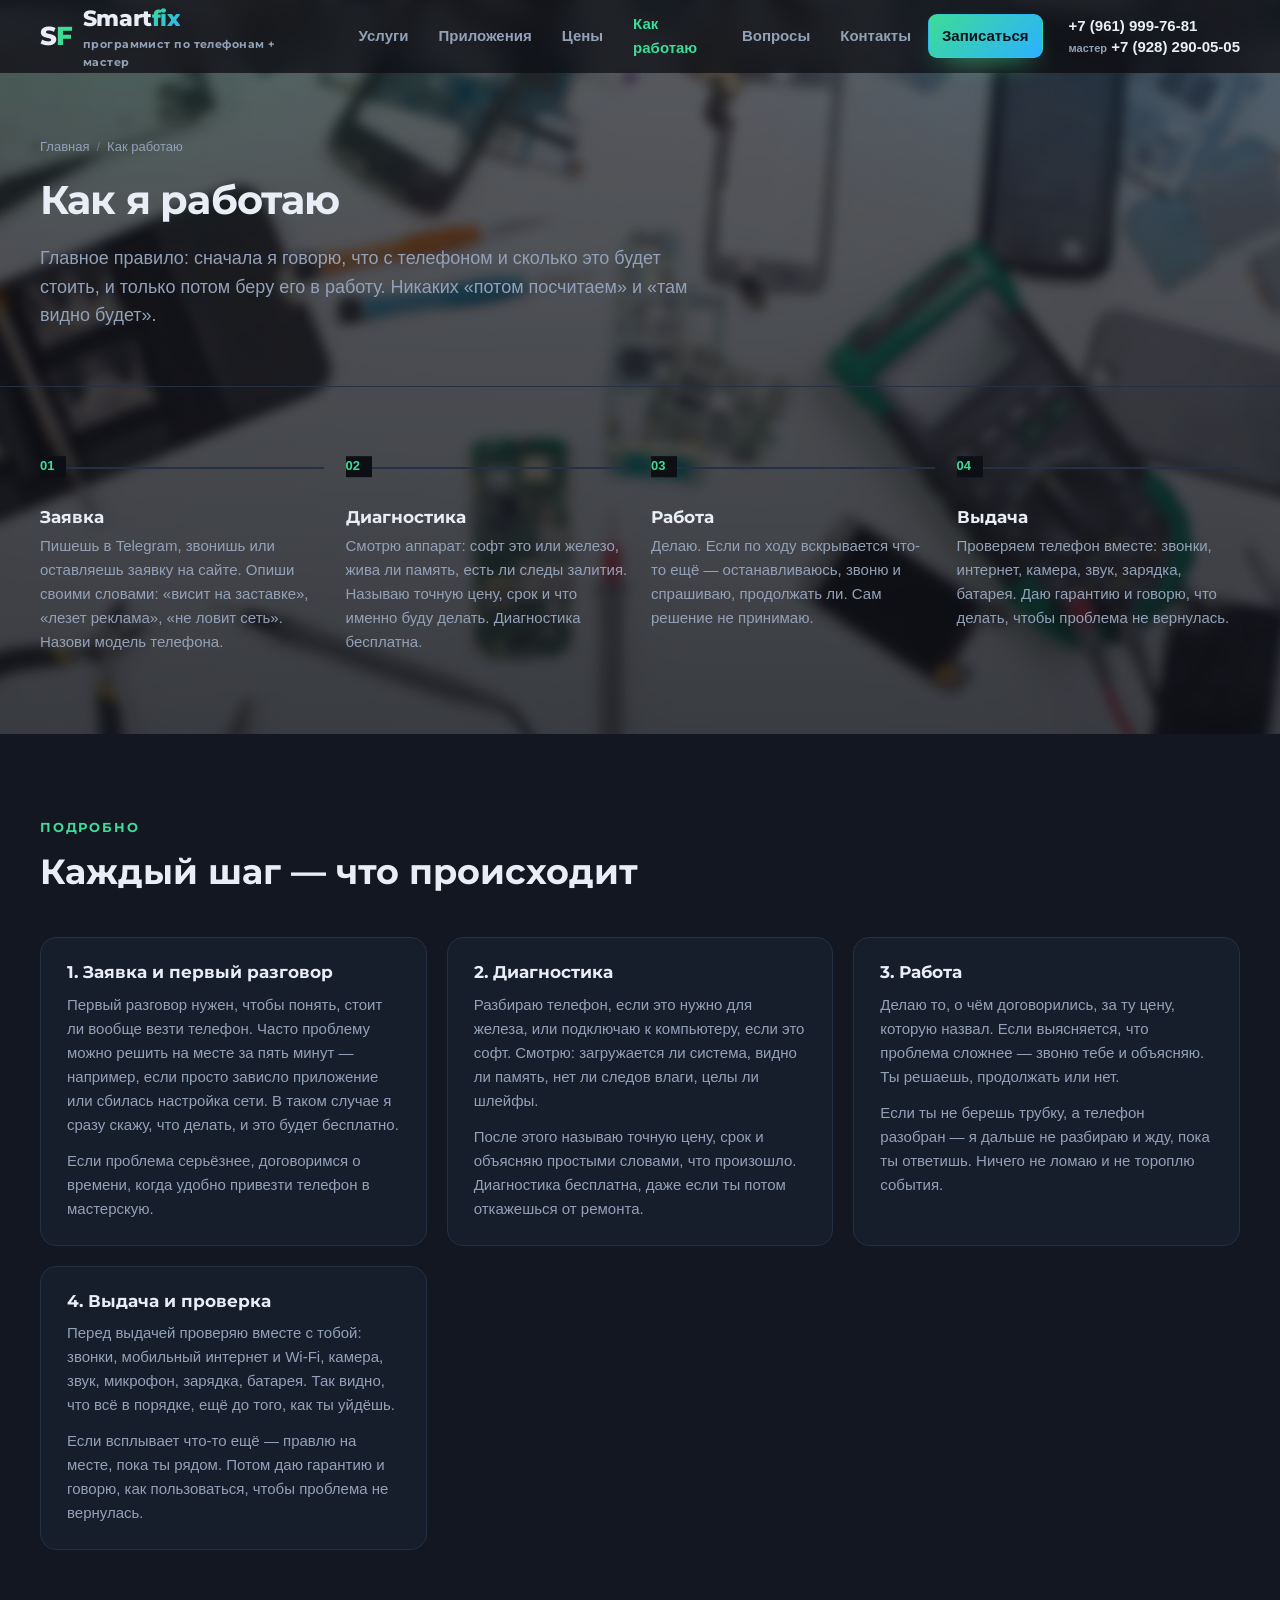
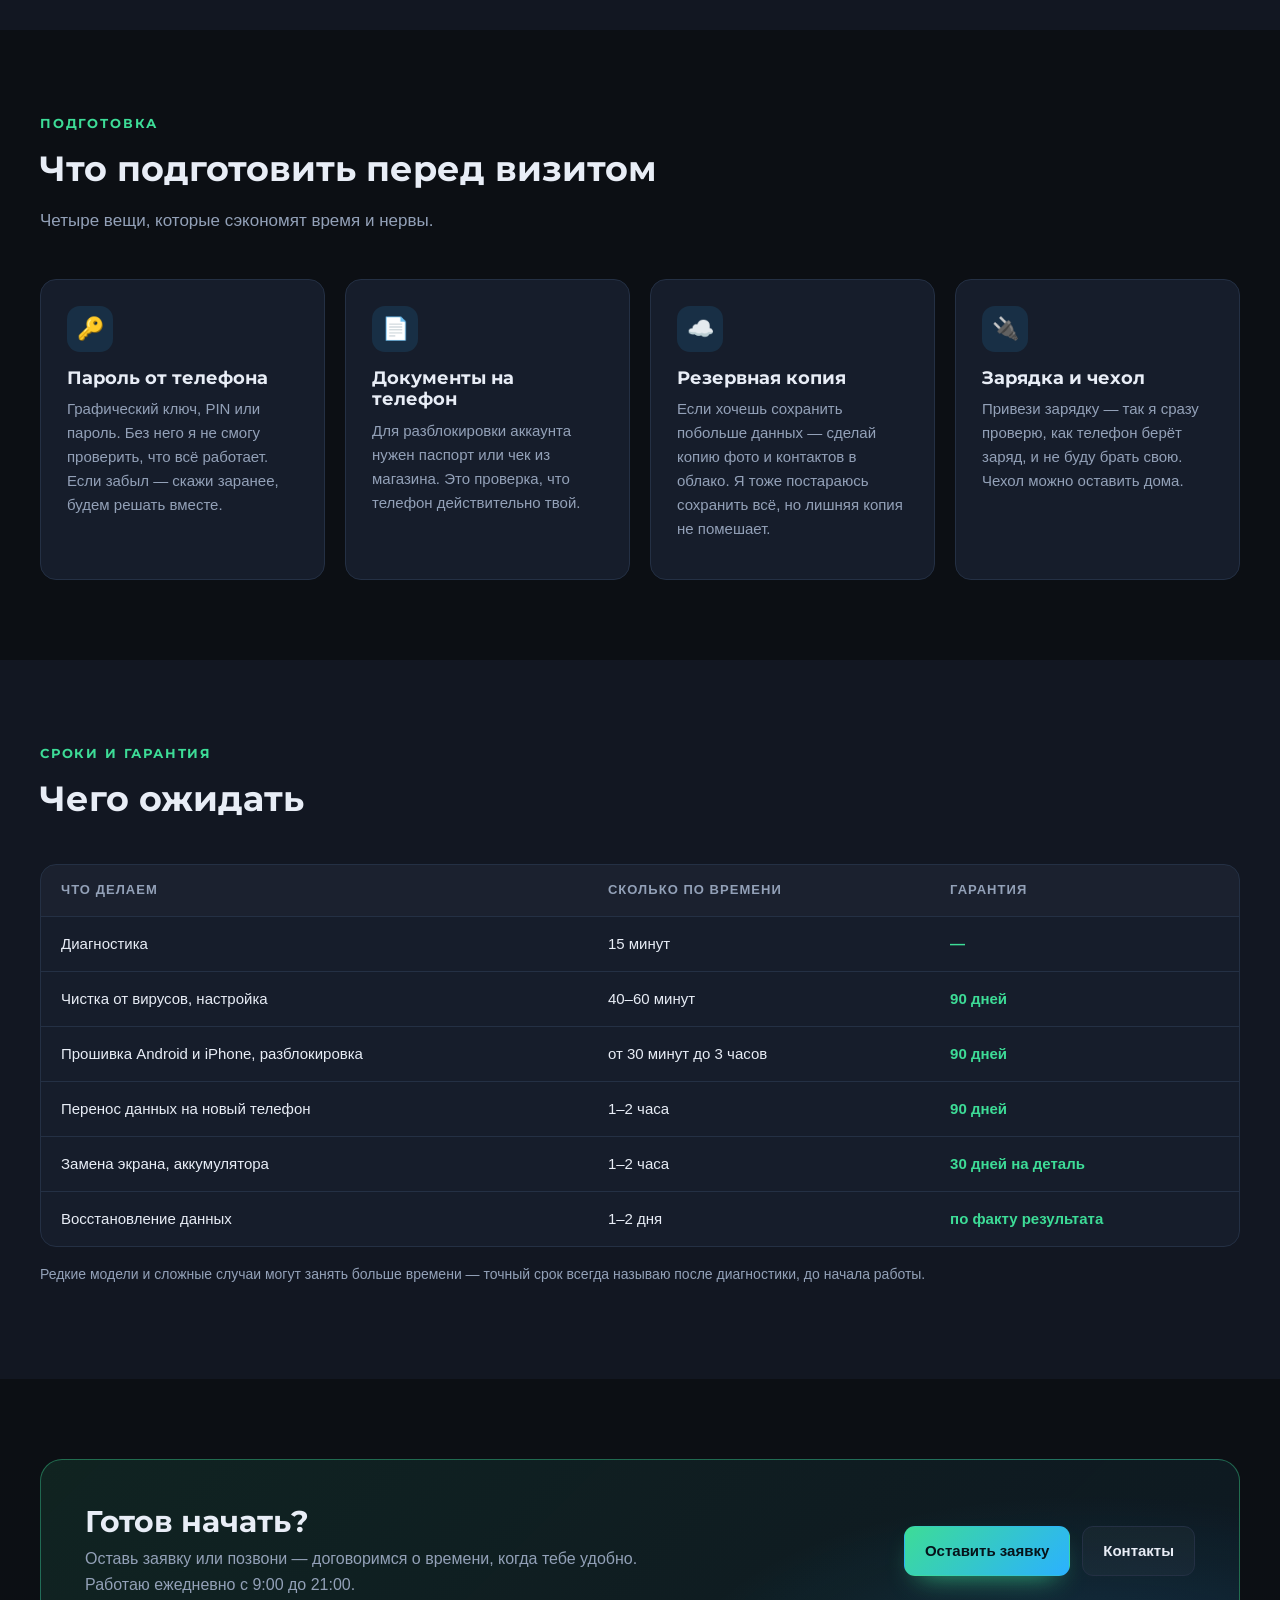
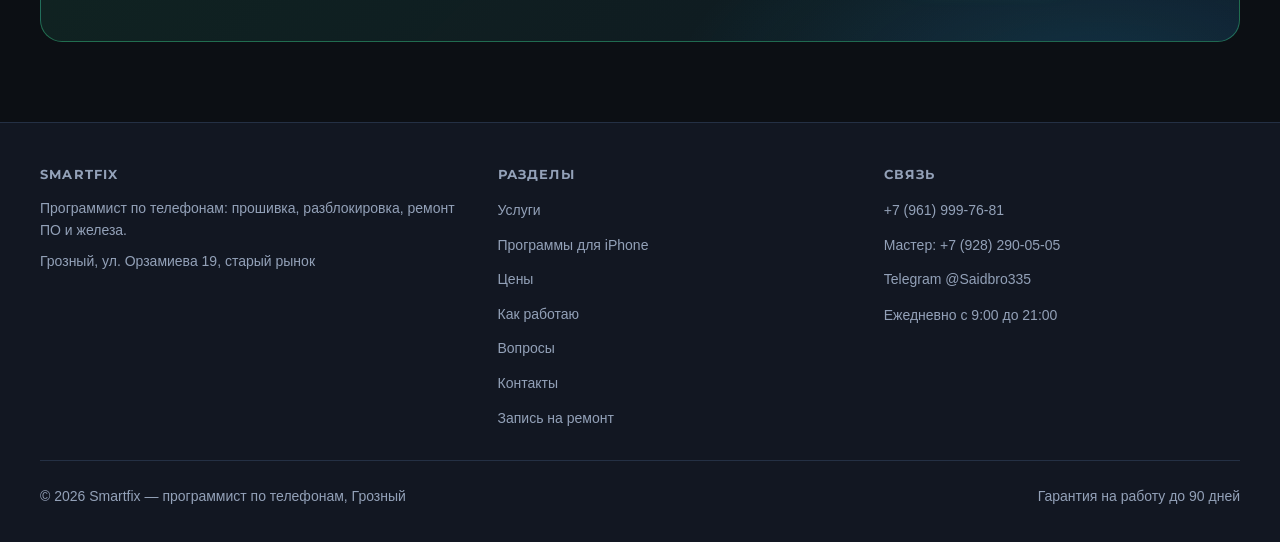
<file: how.html>
<!DOCTYPE html>
<html lang="ru">
<head>
<meta charset="UTF-8">
<meta name="viewport" content="width=device-width, initial-scale=1">
<title>Как я работаю — порядок ремонта телефонов | Smartfix</title>
<meta name="description" content="Как проходит ремонт телефона: заявка, бесплатная диагностика, работа, выдача. Цена называется заранее и не меняется.">
<link rel="stylesheet" href="css/style.css">
<script src="js/anim.js"></script>
</head>
<body>

<header class="header" id="header">
  <div class="container header__inner">
    <a class="logo" href="index.html">
      <span class="logo__mark">S<span>F</span></span>
      <span>Smart<em>fix</em><small>программист по телефонам + мастер</small></span>
    </a>
    <button class="burger" id="burger" aria-label="Меню" aria-expanded="false" aria-controls="nav"><span></span></button>
    <nav class="nav" id="nav" aria-label="Основная навигация">
      <ul class="nav__list">
        <li><a href="services.html">Услуги</a></li>
        <li><a href="ios.html">Приложения</a></li>
        <li><a href="prices.html">Цены</a></li>
        <li><a href="how.html">Как работаю</a></li>
        <li><a href="faq.html">Вопросы</a></li>
        <li><a href="contacts.html">Контакты</a></li>
        <li class="nav__phone"><a href="tel:+79619997681">📞 +7 (961) 999-76-81</a></li>
        <li class="nav__phone"><a href="tel:+79282900505">🛠️ Мастер: +7 (928) 290-05-05</a></li>
        <li><a class="btn btn--primary" href="booking.html">Записаться</a></li>
      </ul>
    </nav>
    <div class="header__phone">
      <a href="tel:+79619997681">+7 (961) 999-76-81</a>
      <a href="tel:+79282900505"><span>мастер</span> +7 (928) 290-05-05</a>
    </div>
  </div>
</header>

<main>

  <section class="page-hero">
    <div class="container">
      <div class="crumbs"><a href="index.html">Главная</a><span>/</span>Как работаю</div>
      <h1>Как я работаю</h1>
      <p>Главное правило: сначала я говорю, что с телефоном и сколько это будет стоить, и только потом беру его в работу. Никаких «потом посчитаем» и «там видно будет».</p>
    </div>
  </section>

  <section>
    <div class="container">
      <div class="steps">
        <div class="step">
          <h3>Заявка</h3>
          <p>Пишешь в Telegram, звонишь или оставляешь заявку на сайте. Опиши своими словами: «висит на заставке», «лезет реклама», «не ловит сеть». Назови модель телефона.</p>
        </div>
        <div class="step">
          <h3>Диагностика</h3>
          <p>Смотрю аппарат: софт это или железо, жива ли память, есть ли следы залития. Называю точную цену, срок и что именно буду делать. Диагностика бесплатна.</p>
        </div>
        <div class="step">
          <h3>Работа</h3>
          <p>Делаю. Если по ходу вскрывается что-то ещё — останавливаюсь, звоню и спрашиваю, продолжать ли. Сам решение не принимаю.</p>
        </div>
        <div class="step">
          <h3>Выдача</h3>
          <p>Проверяем телефон вместе: звонки, интернет, камера, звук, зарядка, батарея. Даю гарантию и говорю, что делать, чтобы проблема не вернулась.</p>
        </div>
      </div>
    </div>
  </section>

  <section class="bg-soft">
    <div class="container">
      <div class="section-head">
        <span class="eyebrow">Подробно</span>
        <h2>Каждый шаг — что происходит</h2>
      </div>

      <div class="grid-2">

        <article class="notice">
          <h3>1. Заявка и первый разговор</h3>
          <p>Первый разговор нужен, чтобы понять, стоит ли вообще везти телефон. Часто проблему можно решить на месте за пять минут — например, если просто зависло приложение или сбилась настройка сети. В таком случае я сразу скажу, что делать, и это будет бесплатно.</p>
          <p>Если проблема серьёзнее, договоримся о времени, когда удобно привезти телефон в мастерскую.</p>
        </article>

        <article class="notice">
          <h3>2. Диагностика</h3>
          <p>Разбираю телефон, если это нужно для железа, или подключаю к компьютеру, если это софт. Смотрю: загружается ли система, видно ли память, нет ли следов влаги, целы ли шлейфы.</p>
          <p>После этого называю точную цену, срок и объясняю простыми словами, что произошло. Диагностика бесплатна, даже если ты потом откажешься от ремонта.</p>
        </article>

        <article class="notice">
          <h3>3. Работа</h3>
          <p>Делаю то, о чём договорились, за ту цену, которую назвал. Если выясняется, что проблема сложнее — звоню тебе и объясняю. Ты решаешь, продолжать или нет.</p>
          <p>Если ты не берешь трубку, а телефон разобран — я дальше не разбираю и жду, пока ты ответишь. Ничего не ломаю и не тороплю события.</p>
        </article>

        <article class="notice">
          <h3>4. Выдача и проверка</h3>
          <p>Перед выдачей проверяю вместе с тобой: звонки, мобильный интернет и Wi-Fi, камера, звук, микрофон, зарядка, батарея. Так видно, что всё в порядке, ещё до того, как ты уйдёшь.</p>
          <p>Если всплывает что-то ещё — правлю на месте, пока ты рядом. Потом даю гарантию и говорю, как пользоваться, чтобы проблема не вернулась.</p>
        </article>

      </div>
    </div>
  </section>

  <section>
    <div class="container">
      <div class="section-head">
        <span class="eyebrow">Подготовка</span>
        <h2>Что подготовить перед визитом</h2>
        <p>Четыре вещи, которые сэкономят время и нервы.</p>
      </div>

      <div class="grid-3">
        <article class="card">
          <div class="card__icon">🔑</div>
          <h3>Пароль от телефона</h3>
          <p>Графический ключ, PIN или пароль. Без него я не смогу проверить, что всё работает. Если забыл — скажи заранее, будем решать вместе.</p>
        </article>
        <article class="card">
          <div class="card__icon">📄</div>
          <h3>Документы на телефон</h3>
          <p>Для разблокировки аккаунта нужен паспорт или чек из магазина. Это проверка, что телефон действительно твой.</p>
        </article>
        <article class="card">
          <div class="card__icon">☁️</div>
          <h3>Резервная копия</h3>
          <p>Если хочешь сохранить побольше данных — сделай копию фото и контактов в облако. Я тоже постараюсь сохранить всё, но лишняя копия не помешает.</p>
        </article>
        <article class="card">
          <div class="card__icon">🔌</div>
          <h3>Зарядка и чехол</h3>
          <p>Привези зарядку — так я сразу проверю, как телефон берёт заряд, и не буду брать свою. Чехол можно оставить дома.</p>
        </article>
      </div>
    </div>
  </section>

  <section class="bg-soft">
    <div class="container">
      <div class="section-head">
        <span class="eyebrow">Сроки и гарантия</span>
        <h2>Чего ожидать</h2>
      </div>

      <div class="table-wrap">
        <table>
          <thead>
            <tr><th>Что делаем</th><th>Сколько по времени</th><th>Гарантия</th></tr>
          </thead>
          <tbody>
            <tr><td>Диагностика</td><td>15 минут</td><td>—</td></tr>
            <tr><td>Чистка от вирусов, настройка</td><td>40–60 минут</td><td>90 дней</td></tr>
            <tr><td>Прошивка Android и iPhone, разблокировка</td><td>от 30 минут до 3 часов</td><td>90 дней</td></tr>
            <tr><td>Перенос данных на новый телефон</td><td>1–2 часа</td><td>90 дней</td></tr>
            <tr><td>Замена экрана, аккумулятора</td><td>1–2 часа</td><td>30 дней на деталь</td></tr>
            <tr><td>Восстановление данных</td><td>1–2 дня</td><td>по факту результата</td></tr>
          </tbody>
        </table>
      </div>

      <p style="color:var(--muted);font-size:14px;margin-top:16px">
        Редкие модели и сложные случаи могут занять больше времени — точный срок всегда называю после диагностики, до начала работы.
      </p>
    </div>
  </section>

  <section>
    <div class="container">
      <div class="cta">
        <div>
          <h2>Готов начать?</h2>
          <p>Оставь заявку или позвони — договоримся о времени, когда тебе удобно. Работаю ежедневно с 9:00 до 21:00.</p>
        </div>
        <div class="cta__actions">
          <a class="btn btn--primary" href="booking.html">Оставить заявку</a>
          <a class="btn btn--ghost" href="contacts.html">Контакты</a>
        </div>
      </div>
    </div>
  </section>

</main>

<footer class="footer">
  <div class="container">
    <div class="footer__top">
      <div>
        <h4>Smartfix</h4>
        <p>Программист по телефонам: прошивка, разблокировка, ремонт ПО и железа.</p>
        <p>Грозный, ул. Орзамиева 19, старый рынок</p>
      </div>
      <div>
        <h4>Разделы</h4>
        <ul>
          <li><a href="services.html">Услуги</a></li>
          <li><a href="ios.html">Программы для iPhone</a></li>
          <li><a href="prices.html">Цены</a></li>
          <li><a href="how.html">Как работаю</a></li>
          <li><a href="faq.html">Вопросы</a></li>
          <li><a href="contacts.html">Контакты</a></li>
          <li><a href="booking.html">Запись на ремонт</a></li>
        </ul>
      </div>
      <div>
        <h4>Связь</h4>
        <ul>
          <li><a href="tel:+79619997681">+7 (961) 999-76-81</a></li>
          <li><a href="tel:+79282900505">Мастер: +7 (928) 290-05-05</a></li>
          <li><a href="https://t.me/Saidbro335" target="_blank" rel="noopener">Telegram @Saidbro335</a></li>
        </ul>
        <p style="margin-top:12px">Ежедневно с 9:00 до 21:00</p>
      </div>
    </div>
    <div class="footer__inner">
      <div>© <span class="js-year">2026</span> Smartfix — программист по телефонам, Грозный</div>
      <div>Гарантия на работу до 90 дней</div>
    </div>
  </div>
</footer>

<script src="js/main.js"></script>
</body>
</html>
</file>
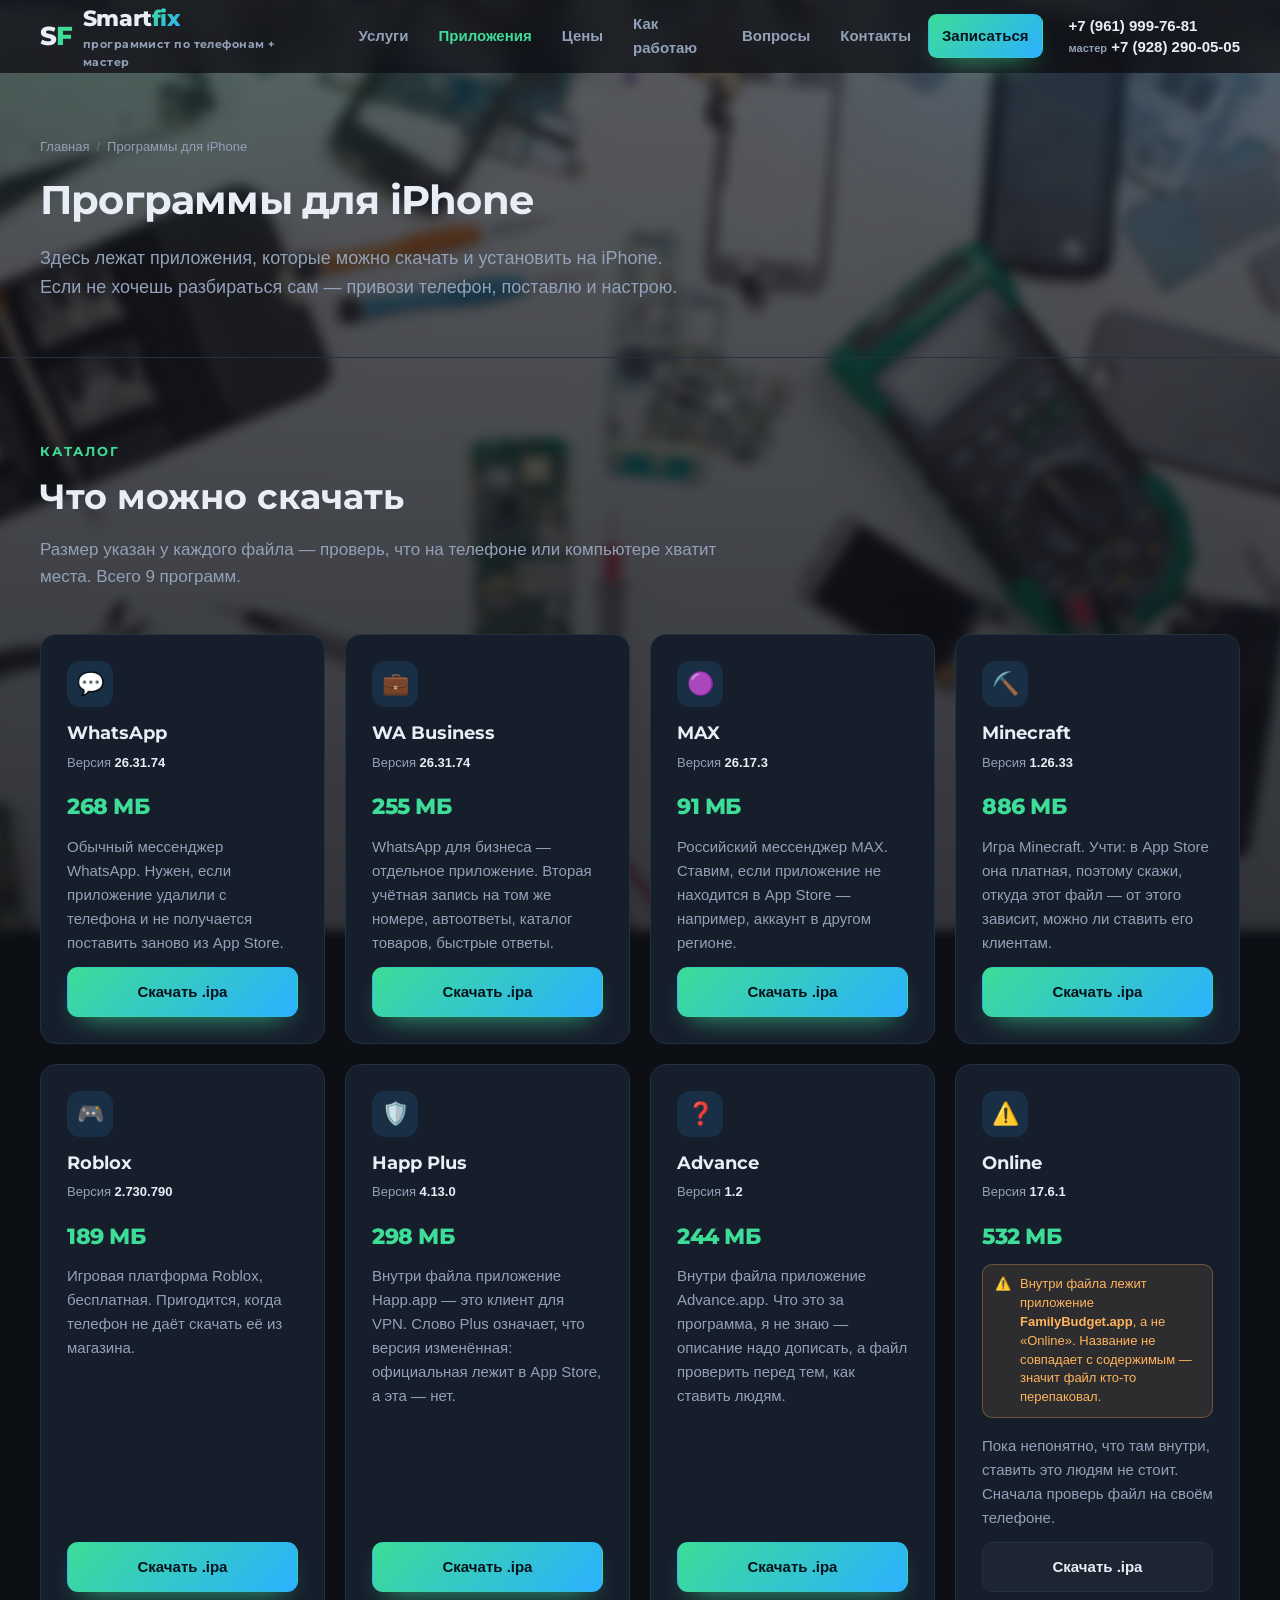
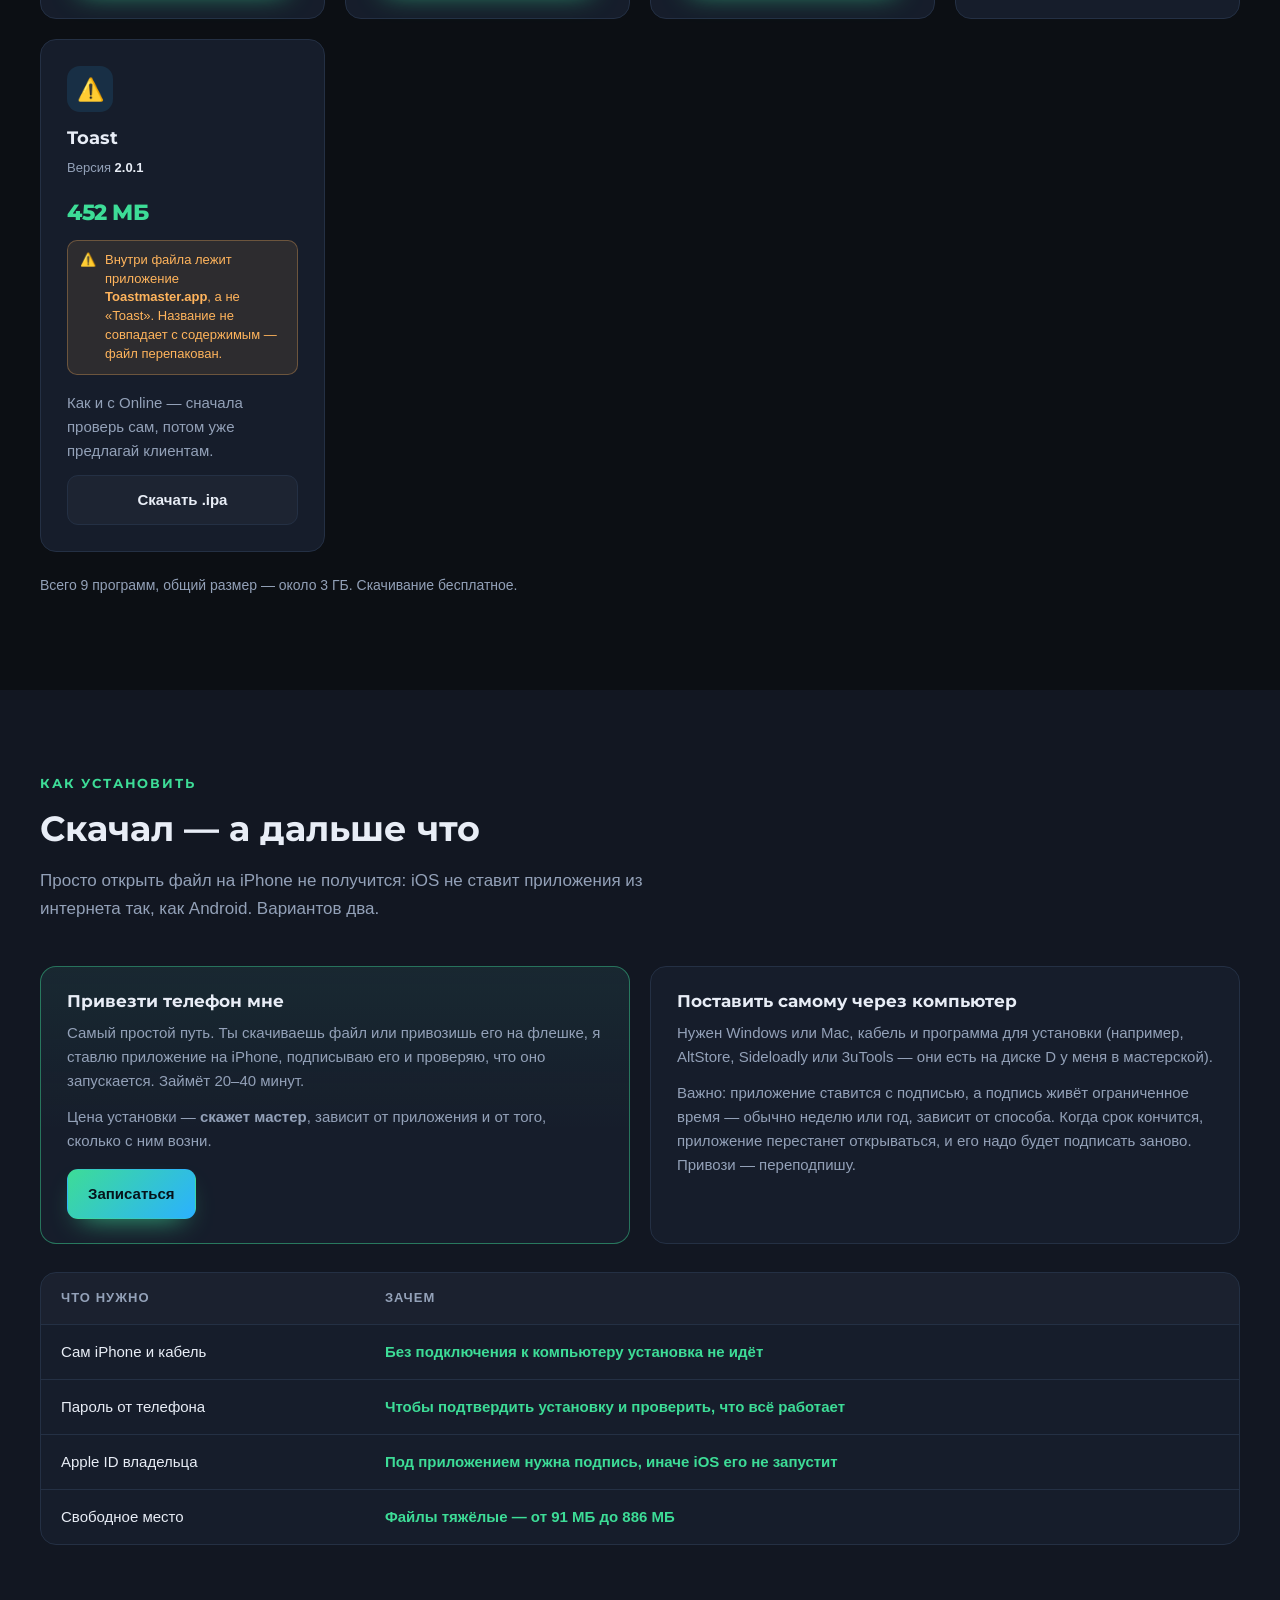
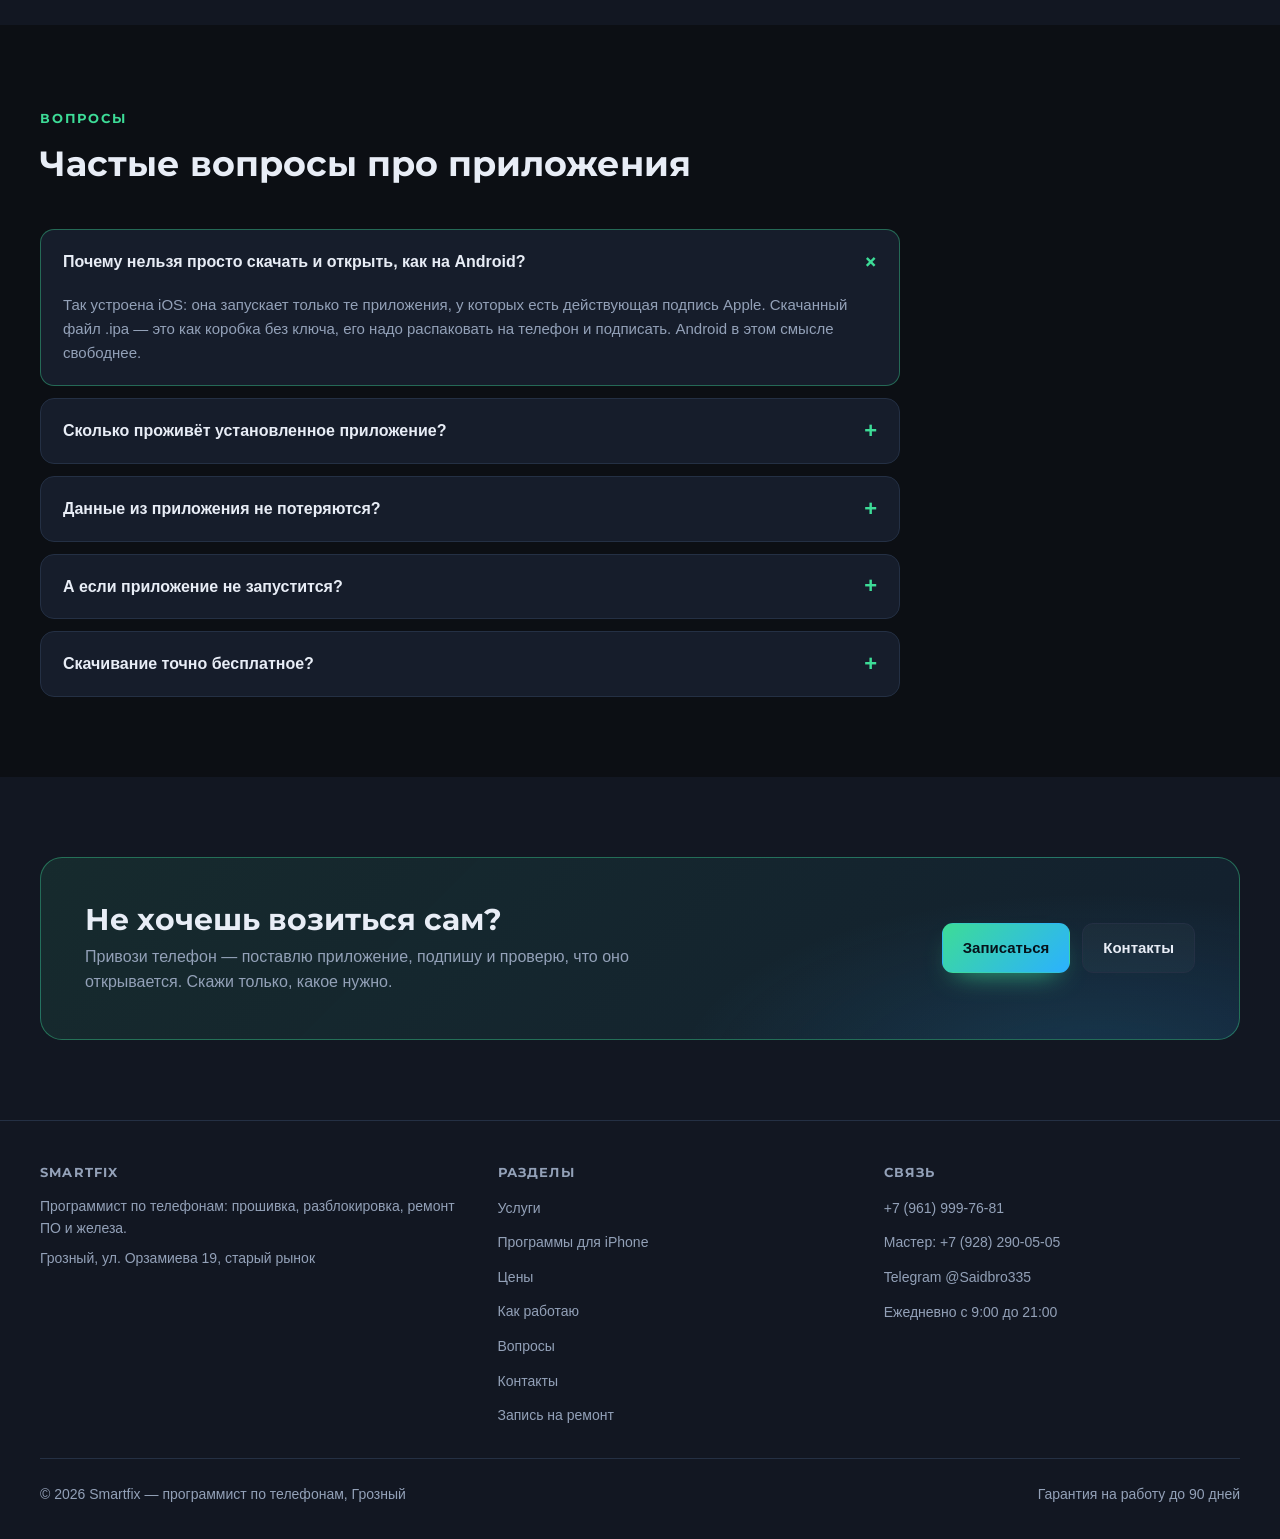
<file: ios.html>
<!DOCTYPE html>
<html lang="ru">
<head>
<meta charset="UTF-8">
<meta name="viewport" content="width=device-width, initial-scale=1">
<title>Программы для iPhone — скачать и установить | Smartfix, Грозный</title>
<meta name="description" content="Каталог программ для iPhone: WhatsApp, WA Business, MAX, Minecraft, Roblox и другие. Скачать .ipa и установить на телефон. Грозный, ул. Орзамиева 19.">
<link rel="stylesheet" href="css/style.css">
<script src="js/anim.js"></script>
</head>
<body>

<header class="header" id="header">
  <div class="container header__inner">
    <a class="logo" href="index.html">
      <span class="logo__mark">S<span>F</span></span>
      <span>Smart<em>fix</em><small>программист по телефонам + мастер</small></span>
    </a>
    <button class="burger" id="burger" aria-label="Меню" aria-expanded="false" aria-controls="nav"><span></span></button>
    <nav class="nav" id="nav" aria-label="Основная навигация">
      <ul class="nav__list">
        <li><a href="services.html">Услуги</a></li>
        <li><a href="ios.html">Приложения</a></li>
        <li><a href="prices.html">Цены</a></li>
        <li><a href="how.html">Как работаю</a></li>
        <li><a href="faq.html">Вопросы</a></li>
        <li><a href="contacts.html">Контакты</a></li>
        <li class="nav__phone"><a href="tel:+79619997681">📞 +7 (961) 999-76-81</a></li>
        <li class="nav__phone"><a href="tel:+79282900505">🛠️ Мастер: +7 (928) 290-05-05</a></li>
        <li><a class="btn btn--primary" href="booking.html">Записаться</a></li>
      </ul>
    </nav>
    <div class="header__phone">
      <a href="tel:+79619997681">+7 (961) 999-76-81</a>
      <a href="tel:+79282900505"><span>мастер</span> +7 (928) 290-05-05</a>
    </div>
  </div>
</header>

<main>

  <section class="page-hero">
    <div class="container">
      <div class="crumbs"><a href="index.html">Главная</a><span>/</span>Программы для iPhone</div>
      <h1>Программы для iPhone</h1>
      <p>Здесь лежат приложения, которые можно скачать и установить на iPhone. Если не хочешь разбираться сам — привози телефон, поставлю и настрою.</p>
    </div>
  </section>

  <section>
    <div class="container">
      <div class="section-head">
        <span class="eyebrow">Каталог</span>
        <h2>Что можно скачать</h2>
        <p>Размер указан у каждого файла — проверь, что на телефоне или компьютере хватит места. Всего 9 программ.</p>
      </div>

      <div class="grid-3">

        <article class="card card--app">
          <div class="card__icon">💬</div>
          <h3>WhatsApp</h3>
          <div class="app__meta"><span>Версия <b>26.31.74</b></span></div>
          <div class="app__size">268 МБ</div>
          <p>Обычный мессенджер WhatsApp. Нужен, если приложение удалили с телефона и не получается поставить заново из App Store.</p>
          <a class="btn btn--primary" href="files/whatsapp-26.31.74.ipa" download>Скачать .ipa</a>
        </article>

        <article class="card card--app">
          <div class="card__icon">💼</div>
          <h3>WA Business</h3>
          <div class="app__meta"><span>Версия <b>26.31.74</b></span></div>
          <div class="app__size">255 МБ</div>
          <p>WhatsApp для бизнеса — отдельное приложение. Вторая учётная запись на том же номере, автоответы, каталог товаров, быстрые ответы.</p>
          <a class="btn btn--primary" href="files/wa-business-26.31.74.ipa" download>Скачать .ipa</a>
        </article>

        <article class="card card--app">
          <div class="card__icon">🟣</div>
          <h3>MAX</h3>
          <div class="app__meta"><span>Версия <b>26.17.3</b></span></div>
          <div class="app__size">91 МБ</div>
          <p>Российский мессенджер MAX. Ставим, если приложение не находится в App Store — например, аккаунт в другом регионе.</p>
          <a class="btn btn--primary" href="files/max-26.17.3.ipa" download>Скачать .ipa</a>
        </article>

        <article class="card card--app">
          <div class="card__icon">⛏️</div>
          <h3>Minecraft</h3>
          <div class="app__meta"><span>Версия <b>1.26.33</b></span></div>
          <div class="app__size">886 МБ</div>
          <p>Игра Minecraft. Учти: в App Store она платная, поэтому скажи, откуда этот файл — от этого зависит, можно ли ставить его клиентам.</p>
          <a class="btn btn--primary" href="files/minecraft-1.26.33.ipa" download>Скачать .ipa</a>
        </article>

        <article class="card card--app">
          <div class="card__icon">🎮</div>
          <h3>Roblox</h3>
          <div class="app__meta"><span>Версия <b>2.730.790</b></span></div>
          <div class="app__size">189 МБ</div>
          <p>Игровая платформа Roblox, бесплатная. Пригодится, когда телефон не даёт скачать её из магазина.</p>
          <a class="btn btn--primary" href="files/roblox-2.730.790.ipa" download>Скачать .ipa</a>
        </article>

        <article class="card card--app">
          <div class="card__icon">🛡️</div>
          <h3>Happ Plus</h3>
          <div class="app__meta"><span>Версия <b>4.13.0</b></span></div>
          <div class="app__size">298 МБ</div>
          <p>Внутри файла приложение Happ.app — это клиент для VPN. Слово Plus означает, что версия изменённая: официальная лежит в App Store, а эта — нет.</p>
          <a class="btn btn--primary" href="files/happ-plus-4.13.0.ipa" download>Скачать .ipa</a>
        </article>

        <article class="card card--app">
          <div class="card__icon">❓</div>
          <h3>Advance</h3>
          <div class="app__meta"><span>Версия <b>1.2</b></span></div>
          <div class="app__size">244 МБ</div>
          <p>Внутри файла приложение Advance.app. Что это за программа, я не знаю — описание надо дописать, а файл проверить перед тем, как ставить людям.</p>
          <a class="btn btn--primary" href="files/advance-1.2.ipa" download>Скачать .ipa</a>
        </article>

        <article class="card card--app">
          <div class="card__icon">⚠️</div>
          <h3>Online</h3>
          <div class="app__meta"><span>Версия <b>17.6.1</b></span></div>
          <div class="app__size">532 МБ</div>
          <div class="app__warn"><span>⚠️</span><span>Внутри файла лежит приложение <b>FamilyBudget.app</b>, а не «Online». Название не совпадает с содержимым — значит файл кто-то перепаковал.</span></div>
          <p>Пока непонятно, что там внутри, ставить это людям не стоит. Сначала проверь файл на своём телефоне.</p>
          <a class="btn btn--ghost" href="files/online-17.6.1.ipa" download>Скачать .ipa</a>
        </article>

        <article class="card card--app">
          <div class="card__icon">⚠️</div>
          <h3>Toast</h3>
          <div class="app__meta"><span>Версия <b>2.0.1</b></span></div>
          <div class="app__size">452 МБ</div>
          <div class="app__warn"><span>⚠️</span><span>Внутри файла лежит приложение <b>Toastmaster.app</b>, а не «Toast». Название не совпадает с содержимым — файл перепакован.</span></div>
          <p>Как и с Online — сначала проверь сам, потом уже предлагай клиентам.</p>
          <a class="btn btn--ghost" href="files/toast-2.0.1.ipa" download>Скачать .ipa</a>
        </article>

      </div>

      <p style="color:var(--muted);font-size:14px;margin-top:22px">
        Всего 9 программ, общий размер — около 3 ГБ. Скачивание бесплатное.
      </p>
    </div>
  </section>

  <section class="bg-soft">
    <div class="container">
      <div class="section-head">
        <span class="eyebrow">Как установить</span>
        <h2>Скачал — а дальше что</h2>
        <p>Просто открыть файл на iPhone не получится: iOS не ставит приложения из интернета так, как Android. Вариантов два.</p>
      </div>

      <div class="grid-2">
        <article class="notice notice--accent">
          <h3>Привезти телефон мне</h3>
          <p>Самый простой путь. Ты скачиваешь файл или привозишь его на флешке, я ставлю приложение на iPhone, подписываю его и проверяю, что оно запускается. Займёт 20–40 минут.</p>
          <p>Цена установки — <b>скажет мастер</b>, зависит от приложения и от того, сколько с ним возни.</p>
          <p style="margin-top:16px"><a class="btn btn--primary" href="booking.html?service=Установка приложений на iPhone">Записаться</a></p>
        </article>

        <article class="notice">
          <h3>Поставить самому через компьютер</h3>
          <p>Нужен Windows или Mac, кабель и программа для установки (например, AltStore, Sideloadly или 3uTools — они есть на диске D у меня в мастерской).</p>
          <p>Важно: приложение ставится с подписью, а подпись живёт ограниченное время — обычно неделю или год, зависит от способа. Когда срок кончится, приложение перестанет открываться, и его надо будет подписать заново. Привози — переподпишу.</p>
        </article>
      </div>

      <div class="table-wrap" style="margin-top:28px">
        <table>
          <thead>
            <tr><th>Что нужно</th><th>Зачем</th></tr>
          </thead>
          <tbody>
            <tr><td>Сам iPhone и кабель</td><td>Без подключения к компьютеру установка не идёт</td></tr>
            <tr><td>Пароль от телефона</td><td>Чтобы подтвердить установку и проверить, что всё работает</td></tr>
            <tr><td>Apple ID владельца</td><td>Под приложением нужна подпись, иначе iOS его не запустит</td></tr>
            <tr><td>Свободное место</td><td>Файлы тяжёлые — от 91 МБ до 886 МБ</td></tr>
          </tbody>
        </table>
      </div>
    </div>
  </section>

  <section>
    <div class="container">
      <div class="section-head">
        <span class="eyebrow">Вопросы</span>
        <h2>Частые вопросы про приложения</h2>
      </div>

      <div class="faq">
        <details open>
          <summary>Почему нельзя просто скачать и открыть, как на Android?</summary>
          <p>Так устроена iOS: она запускает только те приложения, у которых есть действующая подпись Apple. Скачанный файл .ipa — это как коробка без ключа, его надо распаковать на телефон и подписать. Android в этом смысле свободнее.</p>
        </details>
        <details>
          <summary>Сколько проживёт установленное приложение?</summary>
          <p>Зависит от того, как подписали. Обычная бесплатная подпись живёт 7 дней, потом приложение перестаёт открываться — нужна переподпись. С платным аккаунтом разработчика — до года. Точный срок скажу, когда буду ставить.</p>
        </details>
        <details>
          <summary>Данные из приложения не потеряются?</summary>
          <p>Если приложение уже стояло и ты ставишь поверх — данные обычно остаются. Если ставишь с нуля, переписку и настройки придётся завести заново: у WhatsApp, например, история хранится на телефоне. Скажи заранее, если история важна — подумаем, как перенести.</p>
        </details>
        <details>
          <summary>А если приложение не запустится?</summary>
          <p>Тогда разбираемся на месте: чаще всего дело в подписи или в том, что телефон не доверяет профилю. Это лечится за пару минут. Если приложение битое и не запускается вообще — денег за установку не беру.</p>
        </details>
        <details>
          <summary>Скачивание точно бесплатное?</summary>
          <p>Да, скачивание с этой страницы ничего не стоит. Платная только работа мастера — установка и подпись. Диагностика, если что-то не пойдёт, тоже бесплатная.</p>
        </details>
      </div>
    </div>
  </section>

  <section class="bg-soft">
    <div class="container">
      <div class="cta">
        <div>
          <h2>Не хочешь возиться сам?</h2>
          <p>Привози телефон — поставлю приложение, подпишу и проверю, что оно открывается. Скажи только, какое нужно.</p>
        </div>
        <div class="cta__actions">
          <a class="btn btn--primary" href="booking.html?service=Установка приложений на iPhone">Записаться</a>
          <a class="btn btn--ghost" href="contacts.html">Контакты</a>
        </div>
      </div>
    </div>
  </section>

</main>

<footer class="footer">
  <div class="container">
    <div class="footer__top">
      <div>
        <h4>Smartfix</h4>
        <p>Программист по телефонам: прошивка, разблокировка, ремонт ПО и железа.</p>
        <p>Грозный, ул. Орзамиева 19, старый рынок</p>
      </div>
      <div>
        <h4>Разделы</h4>
        <ul>
          <li><a href="services.html">Услуги</a></li>
          <li><a href="ios.html">Программы для iPhone</a></li>
          <li><a href="prices.html">Цены</a></li>
          <li><a href="how.html">Как работаю</a></li>
          <li><a href="faq.html">Вопросы</a></li>
          <li><a href="contacts.html">Контакты</a></li>
          <li><a href="booking.html">Запись на ремонт</a></li>
        </ul>
      </div>
      <div>
        <h4>Связь</h4>
        <ul>
          <li><a href="tel:+79619997681">+7 (961) 999-76-81</a></li>
          <li><a href="tel:+79282900505">Мастер: +7 (928) 290-05-05</a></li>
          <li><a href="https://t.me/Saidbro335" target="_blank" rel="noopener">Telegram @Saidbro335</a></li>
        </ul>
        <p style="margin-top:12px">Ежедневно с 9:00 до 21:00</p>
      </div>
    </div>
    <div class="footer__inner">
      <div>© <span class="js-year">2026</span> Smartfix — программист по телефонам, Грозный</div>
      <div>Гарантия на работу до 90 дней</div>
    </div>
  </div>
</footer>

<script src="js/main.js"></script>
</body>
</html>
</file>
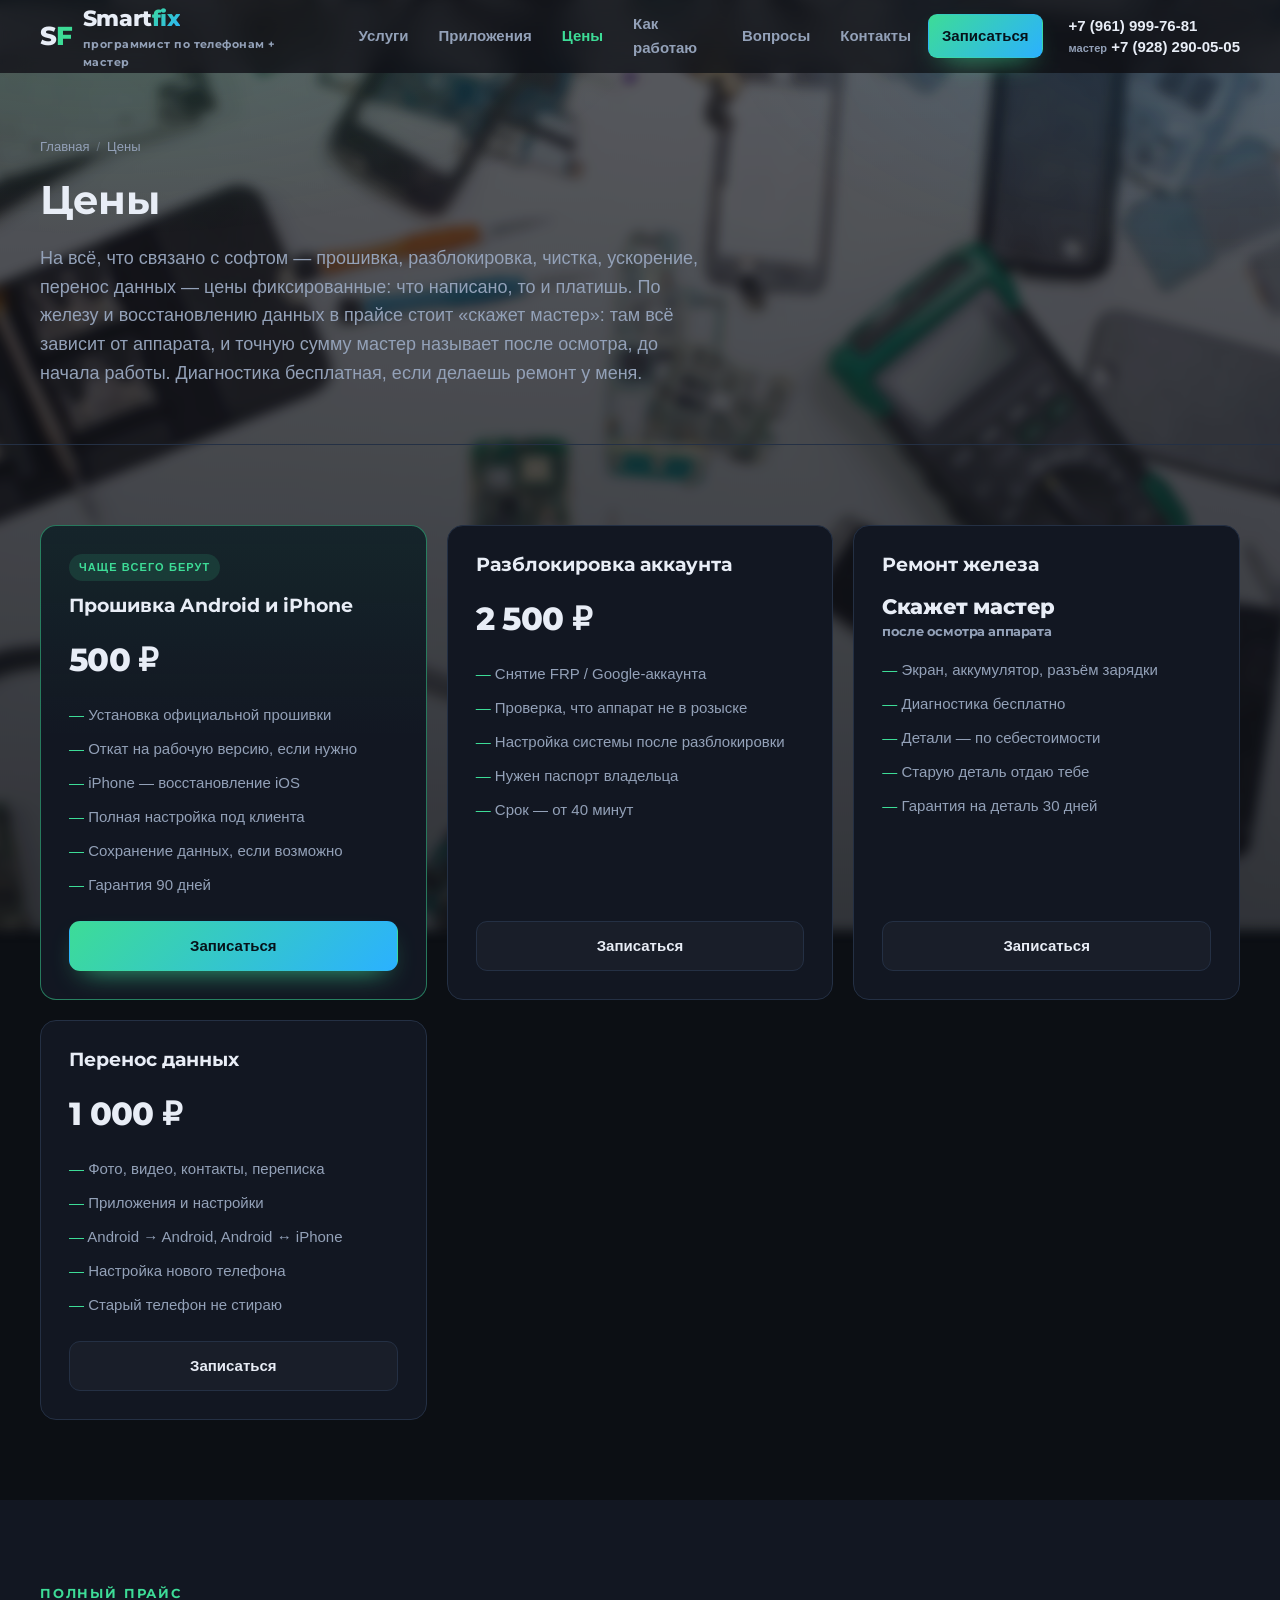
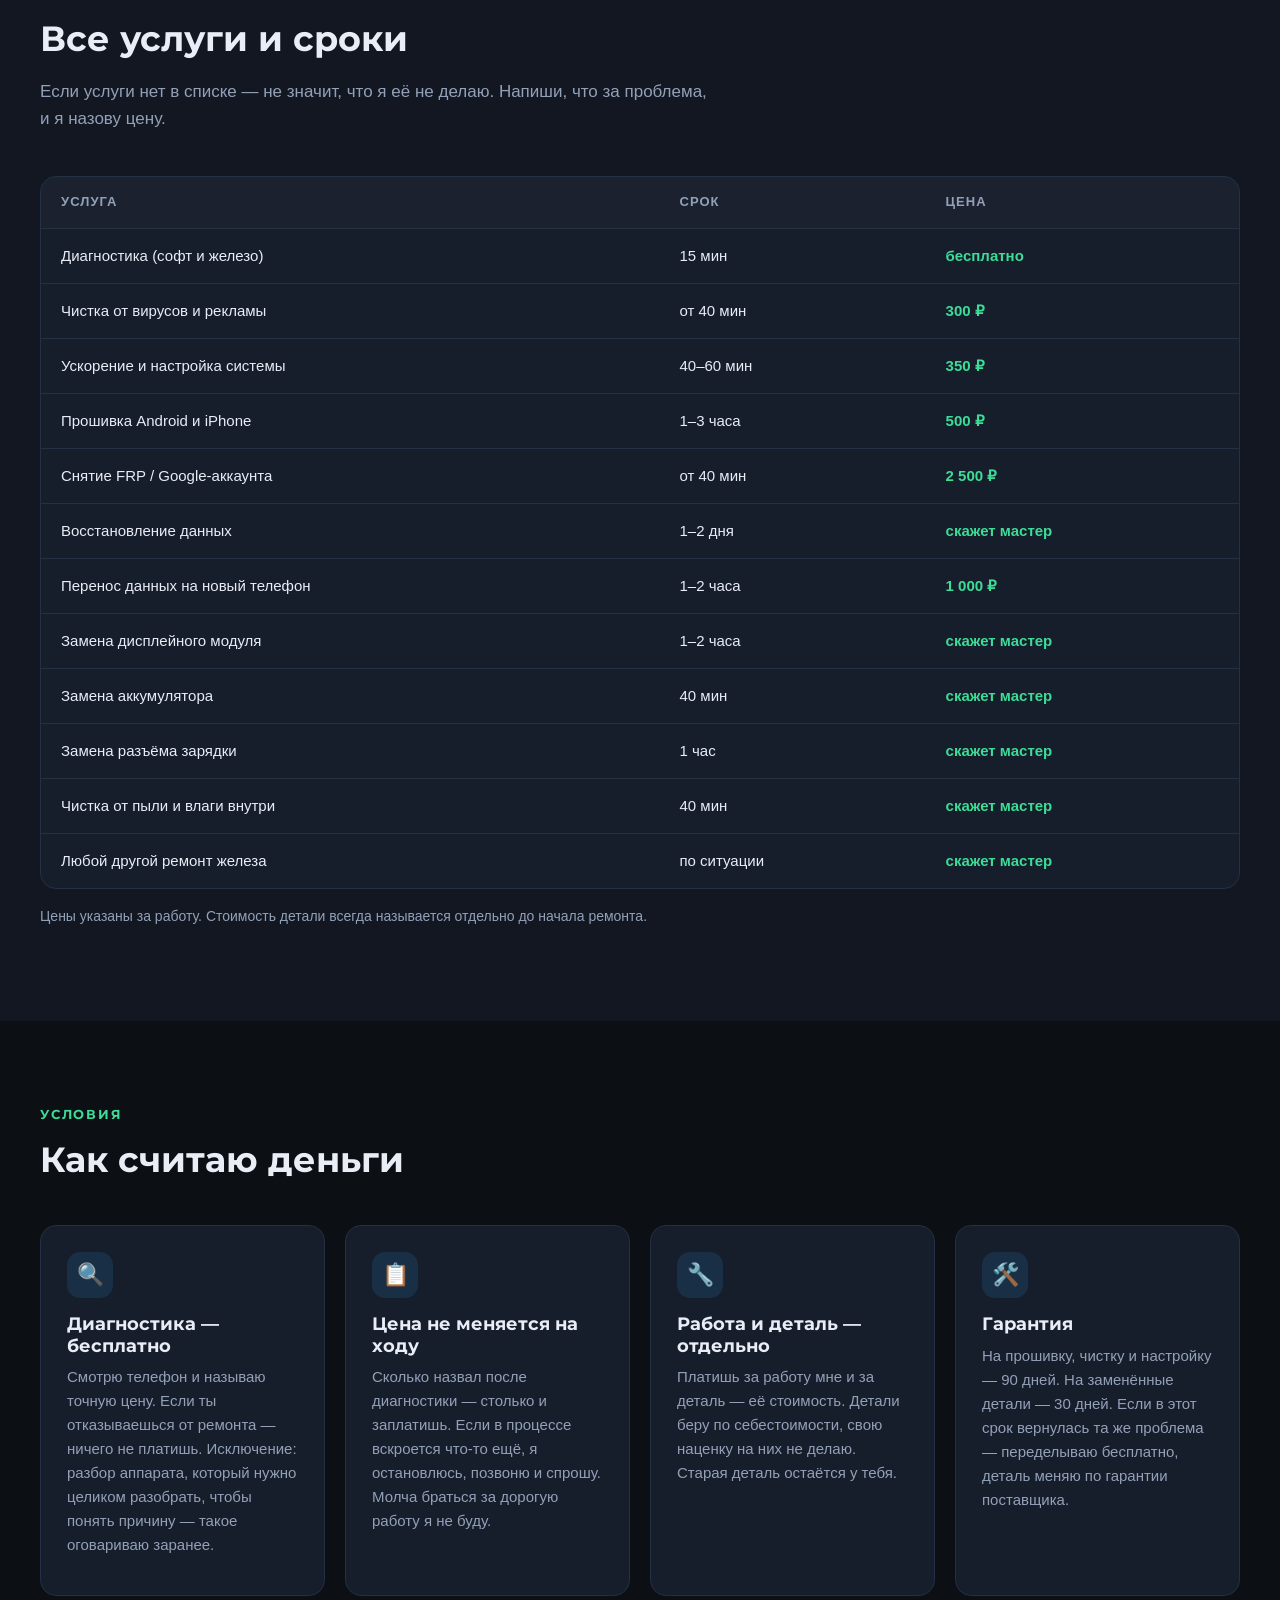
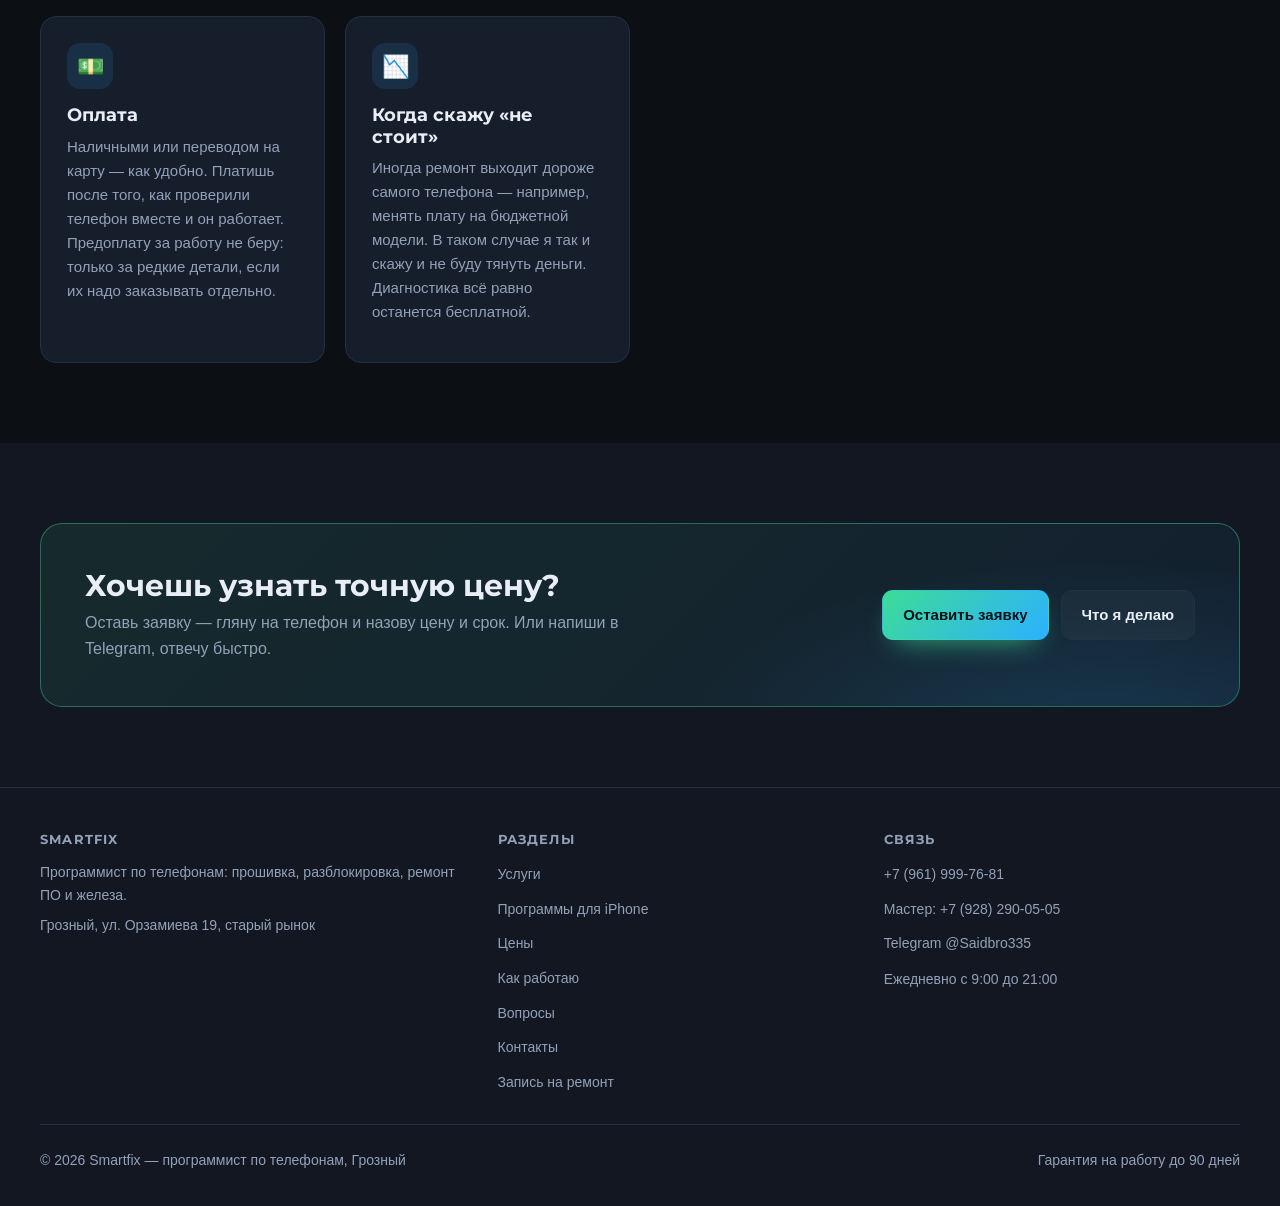
<file: prices.html>
<!DOCTYPE html>
<html lang="ru">
<head>
<meta charset="UTF-8">
<meta name="viewport" content="width=device-width, initial-scale=1">
<title>Цены на ремонт телефонов в Грозном | Smartfix</title>
<meta name="description" content="Цены на прошивку, разблокировку, чистку от вирусов и ремонт телефонов. Диагностика бесплатно, гарантия до 90 дней.">
<link rel="stylesheet" href="css/style.css">
<script src="js/anim.js"></script>
</head>
<body>

<header class="header" id="header">
  <div class="container header__inner">
    <a class="logo" href="index.html">
      <span class="logo__mark">S<span>F</span></span>
      <span>Smart<em>fix</em><small>программист по телефонам + мастер</small></span>
    </a>
    <button class="burger" id="burger" aria-label="Меню" aria-expanded="false" aria-controls="nav"><span></span></button>
    <nav class="nav" id="nav" aria-label="Основная навигация">
      <ul class="nav__list">
        <li><a href="services.html">Услуги</a></li>
        <li><a href="ios.html">Приложения</a></li>
        <li><a href="prices.html">Цены</a></li>
        <li><a href="how.html">Как работаю</a></li>
        <li><a href="faq.html">Вопросы</a></li>
        <li><a href="contacts.html">Контакты</a></li>
        <li class="nav__phone"><a href="tel:+79619997681">📞 +7 (961) 999-76-81</a></li>
        <li class="nav__phone"><a href="tel:+79282900505">🛠️ Мастер: +7 (928) 290-05-05</a></li>
        <li><a class="btn btn--primary" href="booking.html">Записаться</a></li>
      </ul>
    </nav>
    <div class="header__phone">
      <a href="tel:+79619997681">+7 (961) 999-76-81</a>
      <a href="tel:+79282900505"><span>мастер</span> +7 (928) 290-05-05</a>
    </div>
  </div>
</header>

<main>

  <section class="page-hero">
    <div class="container">
      <div class="crumbs"><a href="index.html">Главная</a><span>/</span>Цены</div>
      <h1>Цены</h1>
      <p>На всё, что связано с софтом — прошивка, разблокировка, чистка, ускорение, перенос данных — цены фиксированные: что написано, то и платишь. По железу и восстановлению данных в прайсе стоит «скажет мастер»: там всё зависит от аппарата, и точную сумму мастер называет после осмотра, до начала работы. Диагностика бесплатная, если делаешь ремонт у меня.</p>
    </div>
  </section>

  <section>
    <div class="container">
      <div class="prices">

        <article class="price-card price-card--hot">
          <span class="price-card__tag">Чаще всего берут</span>
          <h3>Прошивка Android и iPhone</h3>
          <div class="price">500 ₽</div>
          <ul>
            <li>Установка официальной прошивки</li>
            <li>Откат на рабочую версию, если нужно</li>
            <li>iPhone — восстановление iOS</li>
            <li>Полная настройка под клиента</li>
            <li>Сохранение данных, если возможно</li>
            <li>Гарантия 90 дней</li>
          </ul>
          <a class="btn btn--primary" href="booking.html?service=Прошивка Android и iPhone">Записаться</a>
        </article>

        <article class="price-card">
          <h3>Разблокировка аккаунта</h3>
          <div class="price">2 500 ₽</div>
          <ul>
            <li>Снятие FRP / Google-аккаунта</li>
            <li>Проверка, что аппарат не в розыске</li>
            <li>Настройка системы после разблокировки</li>
            <li>Нужен паспорт владельца</li>
            <li>Срок — от 40 минут</li>
          </ul>
          <a class="btn btn--ghost" href="booking.html?service=Разблокировка аккаунта">Записаться</a>
        </article>

        <article class="price-card">
          <h3>Ремонт железа</h3>
          <div class="price price--text">Скажет мастер <small>после осмотра аппарата</small></div>
          <ul>
            <li>Экран, аккумулятор, разъём зарядки</li>
            <li>Диагностика бесплатно</li>
            <li>Детали — по себестоимости</li>
            <li>Старую деталь отдаю тебе</li>
            <li>Гарантия на деталь 30 дней</li>
          </ul>
          <a class="btn btn--ghost" href="booking.html?service=Ремонт железа">Записаться</a>
        </article>

        <article class="price-card">
          <h3>Перенос данных</h3>
          <div class="price">1 000 ₽</div>
          <ul>
            <li>Фото, видео, контакты, переписка</li>
            <li>Приложения и настройки</li>
            <li>Android → Android, Android ↔ iPhone</li>
            <li>Настройка нового телефона</li>
            <li>Старый телефон не стираю</li>
          </ul>
          <a class="btn btn--ghost" href="booking.html?service=Перенос данных">Записаться</a>
        </article>

      </div>
    </div>
  </section>

  <section class="bg-soft" style="padding-top:0">
    <div class="container">
      <div class="section-head" style="padding-top:80px">
        <span class="eyebrow">Полный прайс</span>
        <h2>Все услуги и сроки</h2>
        <p>Если услуги нет в списке — не значит, что я её не делаю. Напиши, что за проблема, и я назову цену.</p>
      </div>

      <div class="table-wrap">
        <table>
          <thead>
            <tr><th>Услуга</th><th>Срок</th><th>Цена</th></tr>
          </thead>
          <tbody>
            <tr><td>Диагностика (софт и железо)</td><td>15 мин</td><td>бесплатно</td></tr>
            <tr><td>Чистка от вирусов и рекламы</td><td>от 40 мин</td><td>300 ₽</td></tr>
            <tr><td>Ускорение и настройка системы</td><td>40–60 мин</td><td>350 ₽</td></tr>
            <tr><td>Прошивка Android и iPhone</td><td>1–3 часа</td><td>500 ₽</td></tr>
            <tr><td>Снятие FRP / Google-аккаунта</td><td>от 40 мин</td><td>2 500 ₽</td></tr>
            <tr><td>Восстановление данных</td><td>1–2 дня</td><td>скажет мастер</td></tr>
            <tr><td>Перенос данных на новый телефон</td><td>1–2 часа</td><td>1 000 ₽</td></tr>
            <tr><td>Замена дисплейного модуля</td><td>1–2 часа</td><td>скажет мастер</td></tr>
            <tr><td>Замена аккумулятора</td><td>40 мин</td><td>скажет мастер</td></tr>
            <tr><td>Замена разъёма зарядки</td><td>1 час</td><td>скажет мастер</td></tr>
            <tr><td>Чистка от пыли и влаги внутри</td><td>40 мин</td><td>скажет мастер</td></tr>
            <tr><td>Любой другой ремонт железа</td><td>по ситуации</td><td>скажет мастер</td></tr>
          </tbody>
        </table>
      </div>

      <p style="color:var(--muted);font-size:14px;margin-top:16px">
        Цены указаны за работу. Стоимость детали всегда называется отдельно до начала ремонта.
      </p>
    </div>
  </section>

  <section>
    <div class="container">
      <div class="section-head">
        <span class="eyebrow">Условия</span>
        <h2>Как считаю деньги</h2>
      </div>

      <div class="grid-3">
        <article class="card">
          <div class="card__icon">🔍</div>
          <h3>Диагностика — бесплатно</h3>
          <p>Смотрю телефон и называю точную цену. Если ты отказываешься от ремонта — ничего не платишь. Исключение: разбор аппарата, который нужно целиком разобрать, чтобы понять причину — такое оговариваю заранее.</p>
        </article>
        <article class="card">
          <div class="card__icon">📋</div>
          <h3>Цена не меняется на ходу</h3>
          <p>Сколько назвал после диагностики — столько и заплатишь. Если в процессе вскроется что-то ещё, я остановлюсь, позвоню и спрошу. Молча браться за дорогую работу я не буду.</p>
        </article>
        <article class="card">
          <div class="card__icon">🔧</div>
          <h3>Работа и деталь — отдельно</h3>
          <p>Платишь за работу мне и за деталь — её стоимость. Детали беру по себестоимости, свою наценку на них не делаю. Старая деталь остаётся у тебя.</p>
        </article>
        <article class="card">
          <div class="card__icon">🛠️</div>
          <h3>Гарантия</h3>
          <p>На прошивку, чистку и настройку — 90 дней. На заменённые детали — 30 дней. Если в этот срок вернулась та же проблема — переделываю бесплатно, деталь меняю по гарантии поставщика.</p>
        </article>
        <article class="card">
          <div class="card__icon">💵</div>
          <h3>Оплата</h3>
          <p>Наличными или переводом на карту — как удобно. Платишь после того, как проверили телефон вместе и он работает. Предоплату за работу не беру: только за редкие детали, если их надо заказывать отдельно.</p>
        </article>
        <article class="card">
          <div class="card__icon">📉</div>
          <h3>Когда скажу «не стоит»</h3>
          <p>Иногда ремонт выходит дороже самого телефона — например, менять плату на бюджетной модели. В таком случае я так и скажу и не буду тянуть деньги. Диагностика всё равно останется бесплатной.</p>
        </article>
      </div>
    </div>
  </section>

  <section class="bg-soft">
    <div class="container">
      <div class="cta">
        <div>
          <h2>Хочешь узнать точную цену?</h2>
          <p>Оставь заявку — гляну на телефон и назову цену и срок. Или напиши в Telegram, отвечу быстро.</p>
        </div>
        <div class="cta__actions">
          <a class="btn btn--primary" href="booking.html">Оставить заявку</a>
          <a class="btn btn--ghost" href="services.html">Что я делаю</a>
        </div>
      </div>
    </div>
  </section>

</main>

<footer class="footer">
  <div class="container">
    <div class="footer__top">
      <div>
        <h4>Smartfix</h4>
        <p>Программист по телефонам: прошивка, разблокировка, ремонт ПО и железа.</p>
        <p>Грозный, ул. Орзамиева 19, старый рынок</p>
      </div>
      <div>
        <h4>Разделы</h4>
        <ul>
          <li><a href="services.html">Услуги</a></li>
          <li><a href="ios.html">Программы для iPhone</a></li>
          <li><a href="prices.html">Цены</a></li>
          <li><a href="how.html">Как работаю</a></li>
          <li><a href="faq.html">Вопросы</a></li>
          <li><a href="contacts.html">Контакты</a></li>
          <li><a href="booking.html">Запись на ремонт</a></li>
        </ul>
      </div>
      <div>
        <h4>Связь</h4>
        <ul>
          <li><a href="tel:+79619997681">+7 (961) 999-76-81</a></li>
          <li><a href="tel:+79282900505">Мастер: +7 (928) 290-05-05</a></li>
          <li><a href="https://t.me/Saidbro335" target="_blank" rel="noopener">Telegram @Saidbro335</a></li>
        </ul>
        <p style="margin-top:12px">Ежедневно с 9:00 до 21:00</p>
      </div>
    </div>
    <div class="footer__inner">
      <div>© <span class="js-year">2026</span> Smartfix — программист по телефонам, Грозный</div>
      <div>Гарантия на работу до 90 дней</div>
    </div>
  </div>
</footer>

<script src="js/main.js"></script>
</body>
</html>
</file>
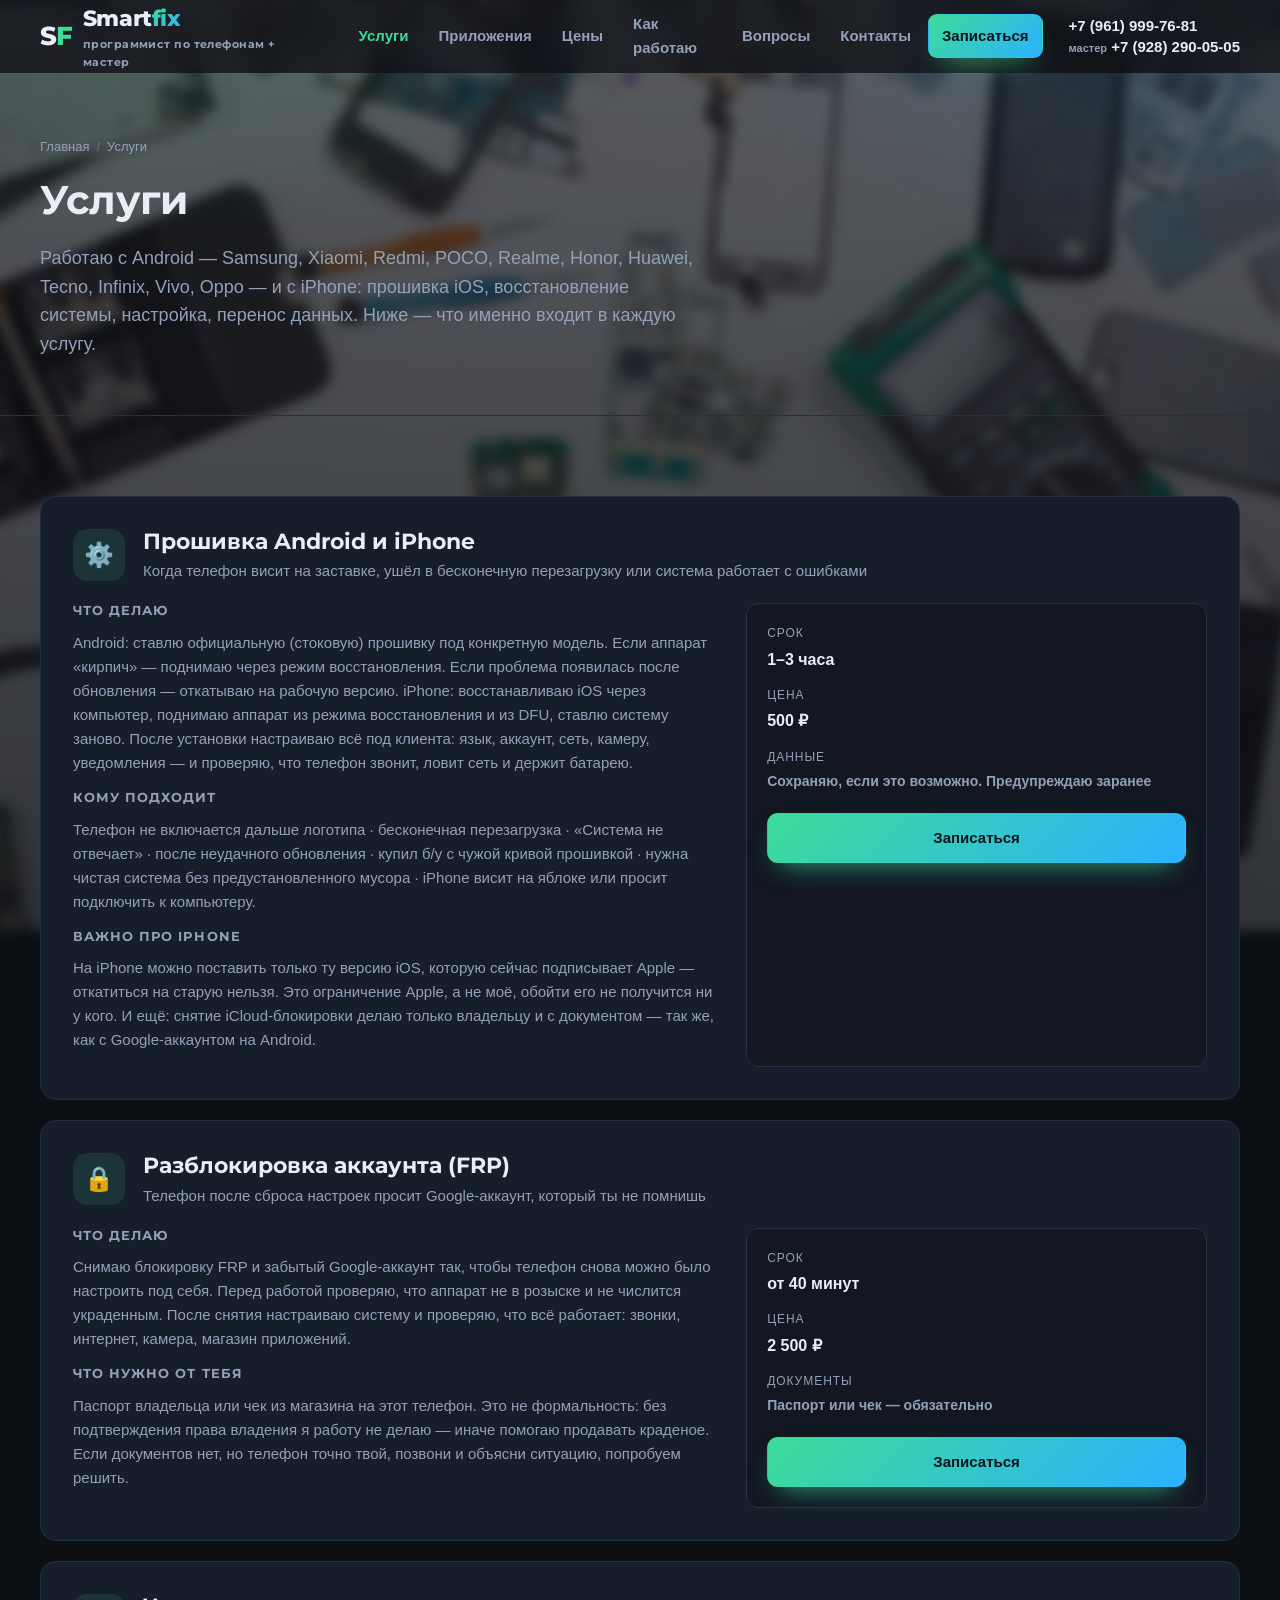
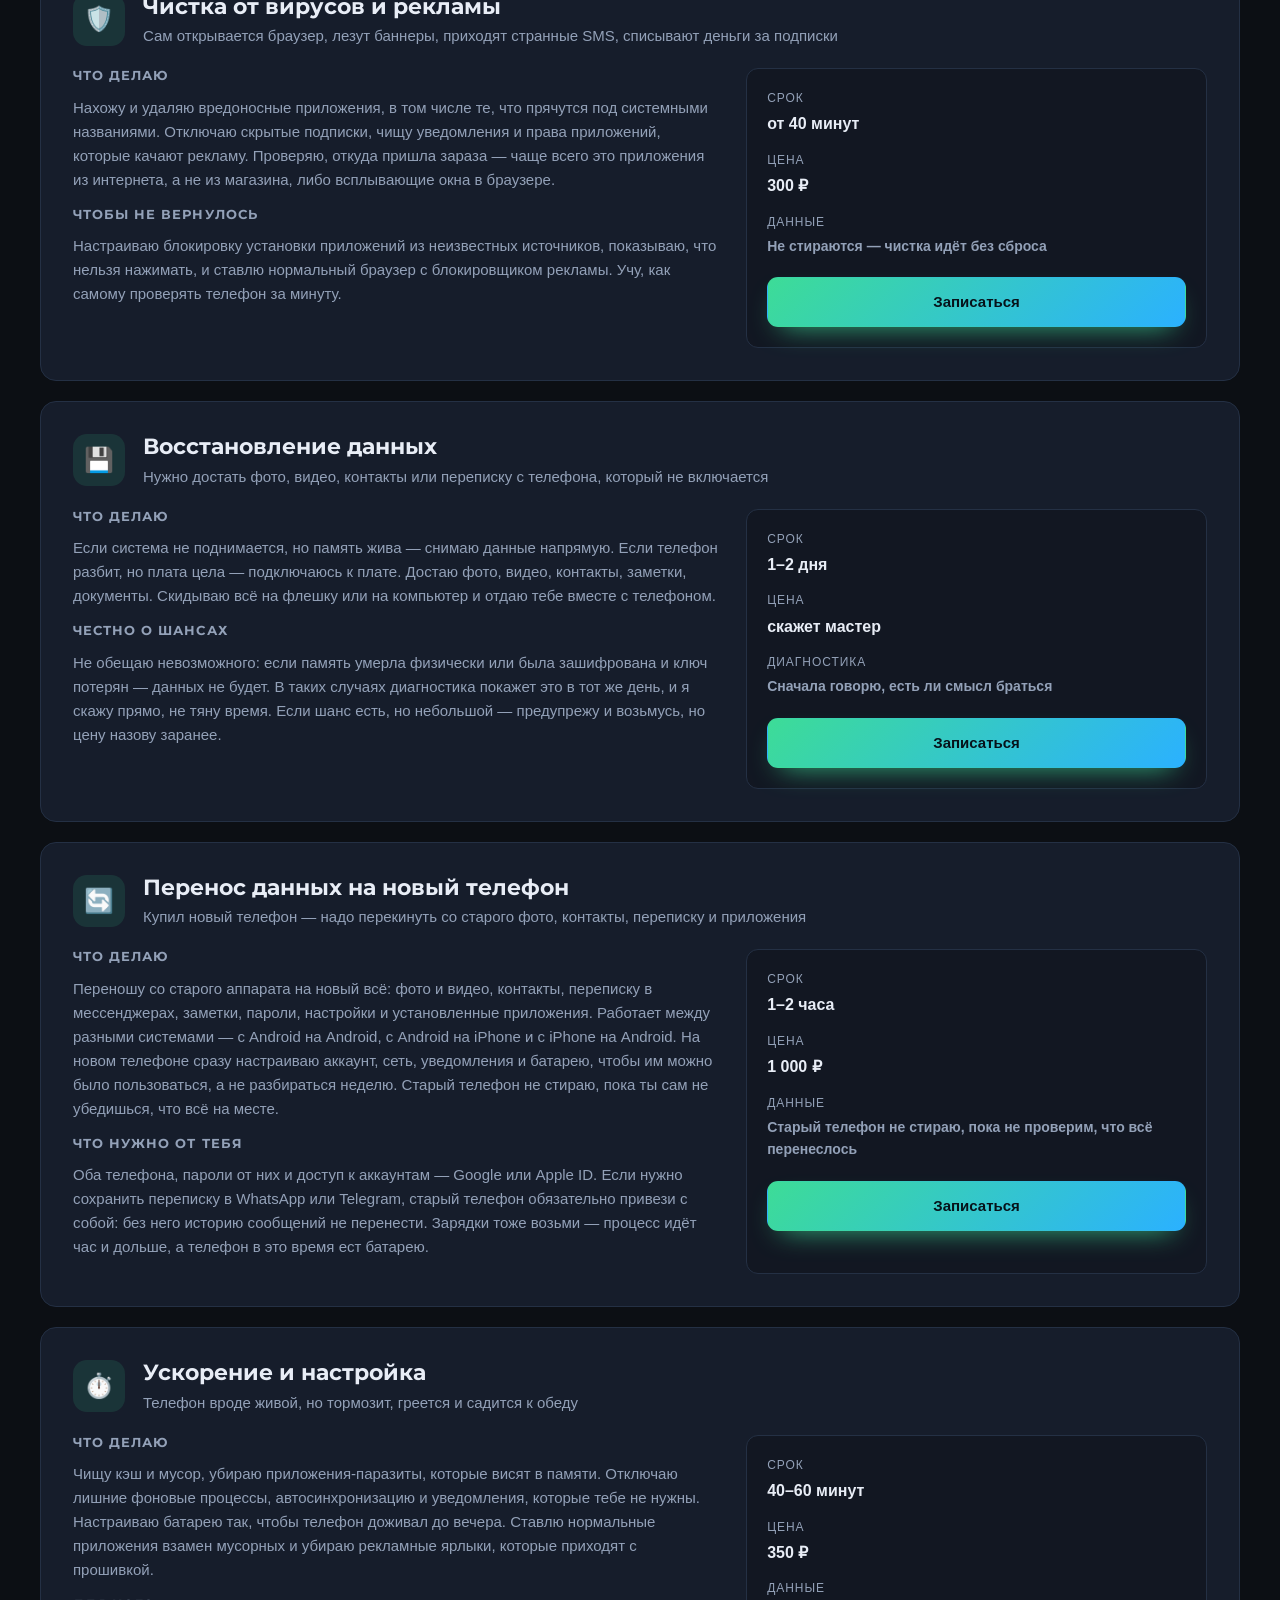
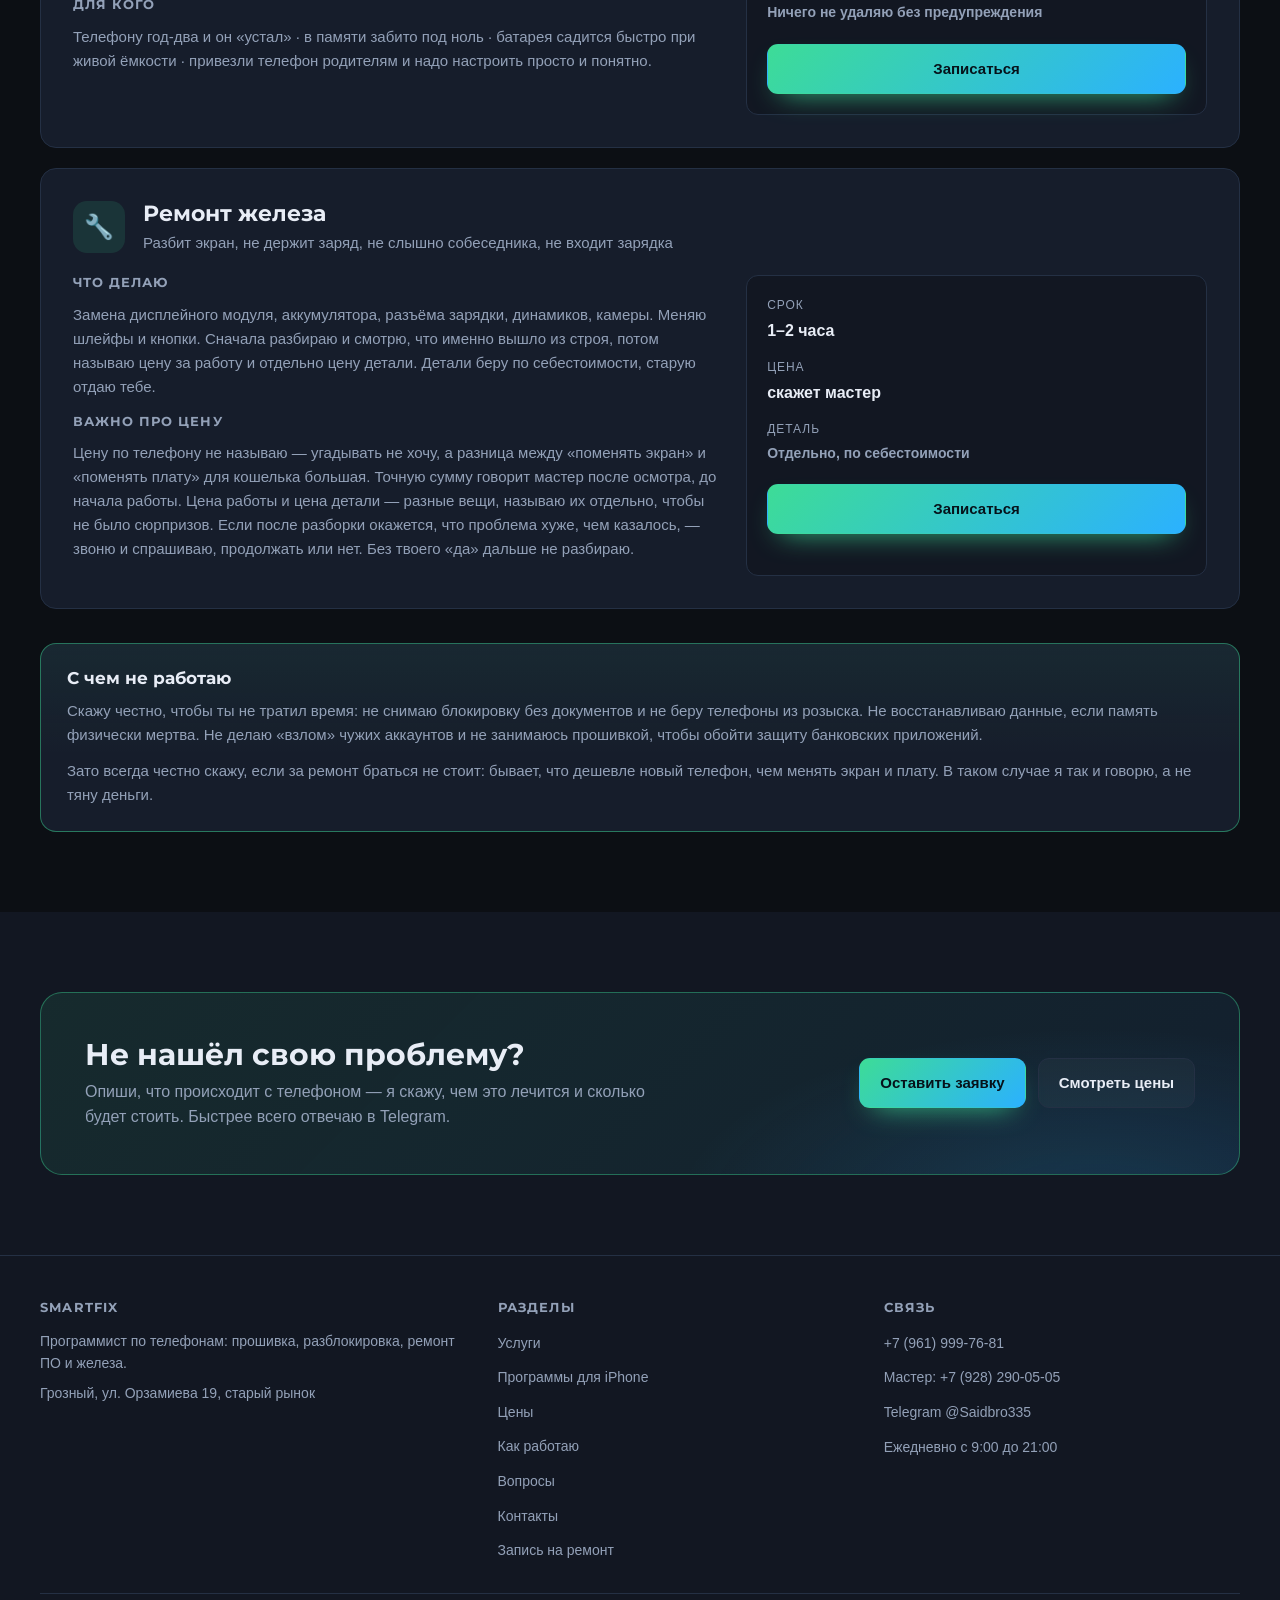
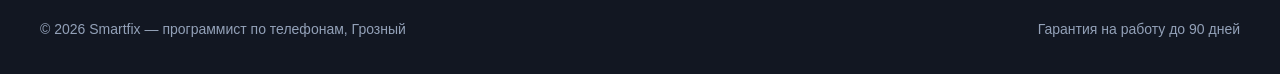
<file: services.html>
<!DOCTYPE html>
<html lang="ru">
<head>
<meta charset="UTF-8">
<meta name="viewport" content="width=device-width, initial-scale=1">
<title>Услуги — прошивка, разблокировка, ремонт телефонов | Smartfix</title>
<meta name="description" content="Прошивка Android и iPhone, снятие FRP и Google-аккаунта, чистка от вирусов, восстановление данных, ускорение системы, ремонт железа. Грозный.">
<link rel="stylesheet" href="css/style.css">
<script src="js/anim.js"></script>
</head>
<body>

<header class="header" id="header">
  <div class="container header__inner">
    <a class="logo" href="index.html">
      <span class="logo__mark">S<span>F</span></span>
      <span>Smart<em>fix</em><small>программист по телефонам + мастер</small></span>
    </a>
    <button class="burger" id="burger" aria-label="Меню" aria-expanded="false" aria-controls="nav"><span></span></button>
    <nav class="nav" id="nav" aria-label="Основная навигация">
      <ul class="nav__list">
        <li><a href="services.html">Услуги</a></li>
        <li><a href="ios.html">Приложения</a></li>
        <li><a href="prices.html">Цены</a></li>
        <li><a href="how.html">Как работаю</a></li>
        <li><a href="faq.html">Вопросы</a></li>
        <li><a href="contacts.html">Контакты</a></li>
        <li class="nav__phone"><a href="tel:+79619997681">📞 +7 (961) 999-76-81</a></li>
        <li class="nav__phone"><a href="tel:+79282900505">🛠️ Мастер: +7 (928) 290-05-05</a></li>
        <li><a class="btn btn--primary" href="booking.html">Записаться</a></li>
      </ul>
    </nav>
    <div class="header__phone">
      <a href="tel:+79619997681">+7 (961) 999-76-81</a>
      <a href="tel:+79282900505"><span>мастер</span> +7 (928) 290-05-05</a>
    </div>
  </div>
</header>

<main>

  <section class="page-hero">
    <div class="container">
      <div class="crumbs"><a href="index.html">Главная</a><span>/</span>Услуги</div>
      <h1>Услуги</h1>
      <p>Работаю с Android — Samsung, Xiaomi, Redmi, POCO, Realme, Honor, Huawei, Tecno, Infinix, Vivo, Oppo — и с iPhone: прошивка iOS, восстановление системы, настройка, перенос данных. Ниже — что именно входит в каждую услугу.</p>
    </div>
  </section>

  <section>
    <div class="container">

      <article class="service" id="firmware">
        <div class="service__head">
          <div class="service__icon">⚙️</div>
          <div>
            <h2>Прошивка Android и iPhone</h2>
            <p>Когда телефон висит на заставке, ушёл в бесконечную перезагрузку или система работает с ошибками</p>
          </div>
        </div>
        <div class="service__cols">
          <div>
            <h4>Что делаю</h4>
            <p>Android: ставлю официальную (стоковую) прошивку под конкретную модель. Если аппарат «кирпич» — поднимаю через режим восстановления. Если проблема появилась после обновления — откатываю на рабочую версию. iPhone: восстанавливаю iOS через компьютер, поднимаю аппарат из режима восстановления и из DFU, ставлю систему заново. После установки настраиваю всё под клиента: язык, аккаунт, сеть, камеру, уведомления — и проверяю, что телефон звонит, ловит сеть и держит батарею.</p>
            <h4>Кому подходит</h4>
            <p>Телефон не включается дальше логотипа · бесконечная перезагрузка · «Система не отвечает» · после неудачного обновления · купил б/у с чужой кривой прошивкой · нужна чистая система без предустановленного мусора · iPhone висит на яблоке или просит подключить к компьютеру.</p>
            <h4>Важно про iPhone</h4>
            <p>На iPhone можно поставить только ту версию iOS, которую сейчас подписывает Apple — откатиться на старую нельзя. Это ограничение Apple, а не моё, обойти его не получится ни у кого. И ещё: снятие iCloud-блокировки делаю только владельцу и с документом — так же, как с Google-аккаунтом на Android.</p>
          </div>
          <aside class="service__facts">
            <dl>
              <div><dt>Срок</dt><dd>1–3 часа</dd></div>
              <div><dt>Цена</dt><dd>500 ₽</dd></div>
              <div><dt>Данные</dt><dd class="note">Сохраняю, если это возможно. Предупреждаю заранее</dd></div>
            </dl>
            <p style="margin:20px 0 0">
              <a class="btn btn--primary btn--wide" href="booking.html?service=Прошивка Android и iPhone">Записаться</a>
            </p>
          </aside>
        </div>
      </article>

      <article class="service" id="unlock">
        <div class="service__head">
          <div class="service__icon">🔒</div>
          <div>
            <h2>Разблокировка аккаунта (FRP)</h2>
            <p>Телефон после сброса настроек просит Google-аккаунт, который ты не помнишь</p>
          </div>
        </div>
        <div class="service__cols">
          <div>
            <h4>Что делаю</h4>
            <p>Снимаю блокировку FRP и забытый Google-аккаунт так, чтобы телефон снова можно было настроить под себя. Перед работой проверяю, что аппарат не в розыске и не числится украденным. После снятия настраиваю систему и проверяю, что всё работает: звонки, интернет, камера, магазин приложений.</p>
            <h4>Что нужно от тебя</h4>
            <p>Паспорт владельца или чек из магазина на этот телефон. Это не формальность: без подтверждения права владения я работу не делаю — иначе помогаю продавать краденое. Если документов нет, но телефон точно твой, позвони и объясни ситуацию, попробуем решить.</p>
          </div>
          <aside class="service__facts">
            <dl>
              <div><dt>Срок</dt><dd>от 40 минут</dd></div>
              <div><dt>Цена</dt><dd>2 500 ₽</dd></div>
              <div><dt>Документы</dt><dd class="note">Паспорт или чек — обязательно</dd></div>
            </dl>
            <p style="margin:20px 0 0">
              <a class="btn btn--primary btn--wide" href="booking.html?service=Разблокировка аккаунта">Записаться</a>
            </p>
          </aside>
        </div>
      </article>

      <article class="service" id="virus">
        <div class="service__head">
          <div class="service__icon">🛡️</div>
          <div>
            <h2>Чистка от вирусов и рекламы</h2>
            <p>Сам открывается браузер, лезут баннеры, приходят странные SMS, списывают деньги за подписки</p>
          </div>
        </div>
        <div class="service__cols">
          <div>
            <h4>Что делаю</h4>
            <p>Нахожу и удаляю вредоносные приложения, в том числе те, что прячутся под системными названиями. Отключаю скрытые подписки, чищу уведомления и права приложений, которые качают рекламу. Проверяю, откуда пришла зараза — чаще всего это приложения из интернета, а не из магазина, либо всплывающие окна в браузере.</p>
            <h4>Чтобы не вернулось</h4>
            <p>Настраиваю блокировку установки приложений из неизвестных источников, показываю, что нельзя нажимать, и ставлю нормальный браузер с блокировщиком рекламы. Учу, как самому проверять телефон за минуту.</p>
          </div>
          <aside class="service__facts">
            <dl>
              <div><dt>Срок</dt><dd>от 40 минут</dd></div>
              <div><dt>Цена</dt><dd>300 ₽</dd></div>
              <div><dt>Данные</dt><dd class="note">Не стираются — чистка идёт без сброса</dd></div>
            </dl>
            <p style="margin:20px 0 0">
              <a class="btn btn--primary btn--wide" href="booking.html?service=Чистка от вирусов">Записаться</a>
            </p>
          </aside>
        </div>
      </article>

      <article class="service" id="data">
        <div class="service__head">
          <div class="service__icon">💾</div>
          <div>
            <h2>Восстановление данных</h2>
            <p>Нужно достать фото, видео, контакты или переписку с телефона, который не включается</p>
          </div>
        </div>
        <div class="service__cols">
          <div>
            <h4>Что делаю</h4>
            <p>Если система не поднимается, но память жива — снимаю данные напрямую. Если телефон разбит, но плата цела — подключаюсь к плате. Достаю фото, видео, контакты, заметки, документы. Скидываю всё на флешку или на компьютер и отдаю тебе вместе с телефоном.</p>
            <h4>Честно о шансах</h4>
            <p>Не обещаю невозможного: если память умерла физически или была зашифрована и ключ потерян — данных не будет. В таких случаях диагностика покажет это в тот же день, и я скажу прямо, не тяну время. Если шанс есть, но небольшой — предупрежу и возьмусь, но цену назову заранее.</p>
          </div>
          <aside class="service__facts">
            <dl>
              <div><dt>Срок</dt><dd>1–2 дня</dd></div>
              <div><dt>Цена</dt><dd>скажет мастер</dd></div>
              <div><dt>Диагностика</dt><dd class="note">Сначала говорю, есть ли смысл браться</dd></div>
            </dl>
            <p style="margin:20px 0 0">
              <a class="btn btn--primary btn--wide" href="booking.html?service=Восстановление данных">Записаться</a>
            </p>
          </aside>
        </div>
      </article>

      <article class="service" id="transfer">
        <div class="service__head">
          <div class="service__icon">🔄</div>
          <div>
            <h2>Перенос данных на новый телефон</h2>
            <p>Купил новый телефон — надо перекинуть со старого фото, контакты, переписку и приложения</p>
          </div>
        </div>
        <div class="service__cols">
          <div>
            <h4>Что делаю</h4>
            <p>Переношу со старого аппарата на новый всё: фото и видео, контакты, переписку в мессенджерах, заметки, пароли, настройки и установленные приложения. Работает между разными системами — с Android на Android, с Android на iPhone и с iPhone на Android. На новом телефоне сразу настраиваю аккаунт, сеть, уведомления и батарею, чтобы им можно было пользоваться, а не разбираться неделю. Старый телефон не стираю, пока ты сам не убедишься, что всё на месте.</p>
            <h4>Что нужно от тебя</h4>
            <p>Оба телефона, пароли от них и доступ к аккаунтам — Google или Apple ID. Если нужно сохранить переписку в WhatsApp или Telegram, старый телефон обязательно привези с собой: без него историю сообщений не перенести. Зарядки тоже возьми — процесс идёт час и дольше, а телефон в это время ест батарею.</p>
          </div>
          <aside class="service__facts">
            <dl>
              <div><dt>Срок</dt><dd>1–2 часа</dd></div>
              <div><dt>Цена</dt><dd>1 000 ₽</dd></div>
              <div><dt>Данные</dt><dd class="note">Старый телефон не стираю, пока не проверим, что всё перенеслось</dd></div>
            </dl>
            <p style="margin:20px 0 0">
              <a class="btn btn--primary btn--wide" href="booking.html?service=Перенос данных">Записаться</a>
            </p>
          </aside>
        </div>
      </article>

      <article class="service" id="speed">
        <div class="service__head">
          <div class="service__icon">⏱️</div>
          <div>
            <h2>Ускорение и настройка</h2>
            <p>Телефон вроде живой, но тормозит, греется и садится к обеду</p>
          </div>
        </div>
        <div class="service__cols">
          <div>
            <h4>Что делаю</h4>
            <p>Чищу кэш и мусор, убираю приложения-паразиты, которые висят в памяти. Отключаю лишние фоновые процессы, автосинхронизацию и уведомления, которые тебе не нужны. Настраиваю батарею так, чтобы телефон доживал до вечера. Ставлю нормальные приложения взамен мусорных и убираю рекламные ярлыки, которые приходят с прошивкой.</p>
            <h4>Для кого</h4>
            <p>Телефону год-два и он «устал» · в памяти забито под ноль · батарея садится быстро при живой ёмкости · привезли телефон родителям и надо настроить просто и понятно.</p>
          </div>
          <aside class="service__facts">
            <dl>
              <div><dt>Срок</dt><dd>40–60 минут</dd></div>
              <div><dt>Цена</dt><dd>350 ₽</dd></div>
              <div><dt>Данные</dt><dd class="note">Ничего не удаляю без предупреждения</dd></div>
            </dl>
            <p style="margin:20px 0 0">
              <a class="btn btn--primary btn--wide" href="booking.html?service=Ускорение и настройка">Записаться</a>
            </p>
          </aside>
        </div>
      </article>

      <article class="service" id="hardware">
        <div class="service__head">
          <div class="service__icon">🔧</div>
          <div>
            <h2>Ремонт железа</h2>
            <p>Разбит экран, не держит заряд, не слышно собеседника, не входит зарядка</p>
          </div>
        </div>
        <div class="service__cols">
          <div>
            <h4>Что делаю</h4>
            <p>Замена дисплейного модуля, аккумулятора, разъёма зарядки, динамиков, камеры. Меняю шлейфы и кнопки. Сначала разбираю и смотрю, что именно вышло из строя, потом называю цену за работу и отдельно цену детали. Детали беру по себестоимости, старую отдаю тебе.</p>
            <h4>Важно про цену</h4>
            <p>Цену по телефону не называю — угадывать не хочу, а разница между «поменять экран» и «поменять плату» для кошелька большая. Точную сумму говорит мастер после осмотра, до начала работы. Цена работы и цена детали — разные вещи, называю их отдельно, чтобы не было сюрпризов. Если после разборки окажется, что проблема хуже, чем казалось, — звоню и спрашиваю, продолжать или нет. Без твоего «да» дальше не разбираю.</p>
          </div>
          <aside class="service__facts">
            <dl>
              <div><dt>Срок</dt><dd>1–2 часа</dd></div>
              <div><dt>Цена</dt><dd>скажет мастер</dd></div>
              <div><dt>Деталь</dt><dd class="note">Отдельно, по себестоимости</dd></div>
            </dl>
            <p style="margin:20px 0 0">
              <a class="btn btn--primary btn--wide" href="booking.html?service=Ремонт железа">Записаться</a>
            </p>
          </aside>
        </div>
      </article>

      <div class="notice notice--accent" style="margin-top:34px">
        <h3>С чем не работаю</h3>
        <p>Скажу честно, чтобы ты не тратил время: не снимаю блокировку без документов и не беру телефоны из розыска. Не восстанавливаю данные, если память физически мертва. Не делаю «взлом» чужих аккаунтов и не занимаюсь прошивкой, чтобы обойти защиту банковских приложений.</p>
        <p>Зато всегда честно скажу, если за ремонт браться не стоит: бывает, что дешевле новый телефон, чем менять экран и плату. В таком случае я так и говорю, а не тяну деньги.</p>
      </div>

    </div>
  </section>

  <section class="bg-soft">
    <div class="container">
      <div class="cta">
        <div>
          <h2>Не нашёл свою проблему?</h2>
          <p>Опиши, что происходит с телефоном — я скажу, чем это лечится и сколько будет стоить. Быстрее всего отвечаю в Telegram.</p>
        </div>
        <div class="cta__actions">
          <a class="btn btn--primary" href="booking.html">Оставить заявку</a>
          <a class="btn btn--ghost" href="prices.html">Смотреть цены</a>
        </div>
      </div>
    </div>
  </section>

</main>

<footer class="footer">
  <div class="container">
    <div class="footer__top">
      <div>
        <h4>Smartfix</h4>
        <p>Программист по телефонам: прошивка, разблокировка, ремонт ПО и железа.</p>
        <p>Грозный, ул. Орзамиева 19, старый рынок</p>
      </div>
      <div>
        <h4>Разделы</h4>
        <ul>
          <li><a href="services.html">Услуги</a></li>
          <li><a href="ios.html">Программы для iPhone</a></li>
          <li><a href="prices.html">Цены</a></li>
          <li><a href="how.html">Как работаю</a></li>
          <li><a href="faq.html">Вопросы</a></li>
          <li><a href="contacts.html">Контакты</a></li>
          <li><a href="booking.html">Запись на ремонт</a></li>
        </ul>
      </div>
      <div>
        <h4>Связь</h4>
        <ul>
          <li><a href="tel:+79619997681">+7 (961) 999-76-81</a></li>
          <li><a href="tel:+79282900505">Мастер: +7 (928) 290-05-05</a></li>
          <li><a href="https://t.me/Saidbro335" target="_blank" rel="noopener">Telegram @Saidbro335</a></li>
        </ul>
        <p style="margin-top:12px">Ежедневно с 9:00 до 21:00</p>
      </div>
    </div>
    <div class="footer__inner">
      <div>© <span class="js-year">2026</span> Smartfix — программист по телефонам, Грозный</div>
      <div>Гарантия на работу до 90 дней</div>
    </div>
  </div>
</footer>

<script src="js/main.js"></script>
</body>
</html>
</file>
<file: css/style.css>
/* ============================================================
   Smartfix — общие стили для всех страниц
   ============================================================ */

/* ---------- ШРИФТ ЗАГОЛОВКОВ ----------
   Montserrat, вариативный (один файл на веса 700–800).
   Лежит локально в папке fonts/, поэтому работает и без интернета,
   и на любом хостинге — ничего скачивать не надо.
   Два файла: кириллица и латиница, браузер выбирает по unicode-range. */
@font-face{
  font-family:'Montserrat';
  font-style:normal;
  font-weight:700 800;
  font-display:swap;
  src:url("../fonts/montserrat-cyr.woff2") format("woff2");
  unicode-range:U+0301, U+0400-045F, U+0490-0491, U+04B0-04B1, U+2116;
}
@font-face{
  font-family:'Montserrat';
  font-style:normal;
  font-weight:700 800;
  font-display:swap;
  src:url("../fonts/montserrat-lat.woff2") format("woff2");
  unicode-range:U+0000-00FF, U+0131, U+0152-0153, U+02BB-02BC, U+02C6, U+02DA, U+02DC, U+0304, U+0308, U+0329, U+2000-206F, U+20AC, U+2122, U+2191, U+2193, U+2212, U+2215, U+FEFF, U+FFFD;
}

:root{
  --font-head:'Montserrat',"Segoe UI",Roboto,Arial,sans-serif;
  --bg:#0c0f14;
  --bg-soft:#121722;
  --card:#161d2b;
  --line:#243044;
  --text:#e8edf6;
  --muted:#93a1b8;
  --accent:#3ddc97;
  --accent-2:#2bb1ff;
  --radius:16px;
  --shadow:0 18px 45px -20px rgba(0,0,0,.85);
  --maxw:1240px;
}

*{box-sizing:border-box}
html{scroll-behavior:smooth; scroll-padding-top:88px; background:var(--bg)}
body{
  margin:0;
  font-family:"Segoe UI",Roboto,-apple-system,"Helvetica Neue",Arial,sans-serif;
  color:var(--text);
  line-height:1.6;
  -webkit-font-smoothing:antialiased;
}

/* ---------- ФОН: ФОТО МАСТЕРСКОЙ, РАЗМЫТОЕ ----------
   Цвет фона живёт на <html>, а картинка — на ::before с z-index:-1.
   Так она ложится поверх фонового цвета, но под всем содержимым:
   прозрачные секции её показывают, а тёмные блоки перекрывают. */
body::before{
  content:"";
  position:fixed;
  inset:-30px;              /* запас по краям, иначе видно границу размытия */
  z-index:-1;
  background:
    linear-gradient(rgba(12,15,20,.62), rgba(12,15,20,.82)),
    url("../img/bg.jpg") center/cover no-repeat;
  filter:blur(6px) saturate(.92);
  opacity:.9;
  pointer-events:none;
}
img{max-width:100%;display:block}
a{color:inherit;text-decoration:none}
h1,h2,h3,h4{line-height:1.2;margin:0 0 .5em;font-family:var(--font-head)}
/* заголовки, логотип, цифры и кнопки — фирменным шрифтом */
.logo,.eyebrow,.btn,.stats b,.price-card .price,.price-card h3,
.service__head h2,.step h3,.card h3{font-family:var(--font-head)}
p{margin:0 0 1em}
section{padding:80px 0}
.container{width:100%;max-width:var(--maxw);margin:0 auto;padding:0 20px}
.bg-soft{background:var(--bg-soft)}

.eyebrow{
  display:inline-block;
  font-size:13px;letter-spacing:.14em;text-transform:uppercase;
  color:var(--accent);font-weight:700;margin-bottom:14px;
}
.section-head{max-width:680px;margin-bottom:44px}
.section-head h2{font-size:clamp(24px,3.2vw,35px)}
.section-head p{color:var(--muted);margin:0;font-size:17px}

/* ---------- ШАПКА ---------- */
.header{
  position:sticky;top:0;z-index:100;
  background:rgba(12,15,20,.72);
  backdrop-filter:blur(14px);
  -webkit-backdrop-filter:blur(14px);
  border-bottom:1px solid transparent;
  transition:background .25s,border-color .25s,box-shadow .25s;
}
.header.is-scrolled{
  background:rgba(12,15,20,.94);
  border-bottom-color:var(--line);
  box-shadow:0 10px 30px -18px rgba(0,0,0,.9);
}
.header__inner{display:flex;align-items:center;gap:26px;height:72px}
.logo{display:flex;align-items:center;gap:11px;font-family:var(--font-head);font-weight:800;font-size:22px;letter-spacing:-.02em}
/* «Smart» обычным цветом, «fix» — фирменным градиентом */
.logo em{
  font-style:normal;
  background:linear-gradient(135deg,var(--accent),var(--accent-2));
  -webkit-background-clip:text;background-clip:text;color:transparent;
}
/* Монограмма SF: «S» белая, «F» зелёная, без картинки и без плашки */
.logo__mark{
  font-family:var(--font-head);font-weight:800;
  font-size:26px;line-height:1;letter-spacing:-.04em;
  color:var(--text);flex:0 0 auto;
}
.logo__mark span{color:var(--accent)}
.logo small{display:block;font-size:11px;font-weight:600;color:var(--muted);letter-spacing:.04em}

.nav{margin-left:auto}
.nav__list{display:flex;align-items:center;gap:4px;list-style:none;margin:0;padding:0}
.nav__list a{
  display:block;padding:9px 13px;border-radius:9px;
  font-size:15px;color:var(--muted);font-weight:600;
  transition:color .18s,background .18s;
}
.nav__list a:hover{color:var(--text);background:rgba(255,255,255,.05)}
.nav__list a.is-active{color:var(--accent)}
.nav__phone{display:none}   /* на телефоне шапка номера скрывает — показываем их в меню */
.nav__list a.btn--primary{color:#06121a}
.nav__list a.btn--primary:hover{background:linear-gradient(135deg,var(--accent),var(--accent-2));color:#06121a}

.header__phone{
  display:flex;flex-direction:column;gap:1px;line-height:1.3;
  font-weight:700;font-size:15px;white-space:nowrap;
}
.header__phone a{transition:color .18s}
.header__phone a:hover{color:var(--accent)}
.header__phone span{font-size:11px;font-weight:600;color:var(--muted)}

.btn{
  display:inline-flex;align-items:center;justify-content:center;gap:9px;
  padding:12px 20px;border-radius:11px;border:1px solid transparent;
  font:inherit;font-weight:700;font-size:15px;cursor:pointer;
  transition:transform .15s,box-shadow .2s,background .2s,color .2s,border-color .2s;
}
.btn:active{transform:translateY(1px)}
.btn--primary{
  background:linear-gradient(135deg,var(--accent),var(--accent-2));
  color:#06121a;
  box-shadow:0 12px 28px -14px rgba(61,220,151,.9);
}
.btn--primary:hover{box-shadow:0 16px 34px -12px rgba(61,220,151,1)}
.btn--ghost{border-color:var(--line);color:var(--text);background:rgba(255,255,255,.03)}
.btn--ghost:hover{border-color:var(--accent);color:var(--accent)}
.btn--wide{width:100%}

.burger{
  display:none;margin-left:auto;
  width:44px;height:44px;border-radius:11px;
  background:rgba(255,255,255,.05);border:1px solid var(--line);
  cursor:pointer;padding:0;place-items:center;
}
.burger span,.burger span::before,.burger span::after{
  content:"";display:block;width:19px;height:2px;border-radius:2px;
  background:var(--text);transition:transform .25s,opacity .2s;
}
.burger span{position:relative}
.burger span::before{position:absolute;top:-6px}
.burger span::after{position:absolute;top:6px}
.burger[aria-expanded="true"] span{background:transparent}
.burger[aria-expanded="true"] span::before{transform:translateY(6px) rotate(45deg)}
.burger[aria-expanded="true"] span::after{transform:translateY(-6px) rotate(-45deg)}

/* ---------- HERO ---------- */
.hero{
  padding:88px 0 72px;
  background:
    radial-gradient(900px 420px at 12% -8%,rgba(61,220,151,.16),transparent 70%),
    radial-gradient(760px 420px at 92% 6%,rgba(43,177,255,.14),transparent 70%);
}
.hero__grid{display:grid;grid-template-columns:1.15fr .85fr;gap:56px;align-items:center}
.hero h1{font-size:clamp(27px,4.2vw,48px);letter-spacing:-.02em}
.hero h1 em{
  font-style:normal;
  background:linear-gradient(135deg,var(--accent),var(--accent-2));
  -webkit-background-clip:text;background-clip:text;color:transparent;
}
.hero p.lead{color:var(--muted);font-size:18px;max-width:560px;margin:0 0 30px}
.hero__actions{display:flex;flex-wrap:wrap;gap:12px;margin-bottom:34px}

.stats{display:flex;flex-wrap:wrap;gap:34px;margin:0;padding:0;list-style:none}
.stats b{display:block;font-size:26px;letter-spacing:-.02em}
.stats span{font-size:13px;color:var(--muted)}

.phone-card{
  background:var(--card);border:1px solid var(--line);border-radius:26px;
  padding:26px;box-shadow:var(--shadow);position:relative;overflow:hidden;
}
.phone-card::after{
  content:"";position:absolute;inset:auto -40% -60% auto;width:280px;height:280px;
  background:radial-gradient(circle,rgba(61,220,151,.22),transparent 65%);
}
.phone-card h3{font-size:17px;margin-bottom:16px}
.checklist{list-style:none;margin:0;padding:0;display:grid;gap:12px}
.checklist li{display:flex;gap:11px;font-size:15px;color:#cfd8e6;position:relative;z-index:1}
.checklist li::before{
  content:"✓";flex:0 0 auto;width:22px;height:22px;border-radius:7px;
  display:grid;place-items:center;font-size:13px;font-weight:800;
  background:rgba(61,220,151,.14);color:var(--accent);
}

/* ---------- ЗАГОЛОВОК ВНУТРЕННЕЙ СТРАНИЦЫ ---------- */
.page-hero{
  padding:64px 0 56px;
  background:
    radial-gradient(800px 340px at 8% -20%,rgba(61,220,151,.14),transparent 70%),
    radial-gradient(700px 340px at 95% -10%,rgba(43,177,255,.12),transparent 70%);
  border-bottom:1px solid var(--line);
}
.page-hero h1{font-size:clamp(26px,3.7vw,40px);letter-spacing:-.02em;max-width:820px}
.page-hero p{color:var(--muted);font-size:18px;max-width:660px;margin:0}
.crumbs{font-size:13px;color:var(--muted);margin-bottom:18px}
.crumbs a:hover{color:var(--accent)}
.crumbs span{opacity:.5;margin:0 7px}

/* ---------- КАРТОЧКИ ---------- */
.grid-3{display:grid;grid-template-columns:repeat(auto-fit,minmax(276px,1fr));gap:20px}
.grid-2{display:grid;grid-template-columns:repeat(auto-fit,minmax(320px,1fr));gap:20px}
.card{
  background:var(--card);border:1px solid var(--line);border-radius:var(--radius);
  padding:26px;transition:transform .2s,border-color .2s;
}
.card:hover{transform:translateY(-4px);border-color:rgba(61,220,151,.45)}
.card__icon{
  width:46px;height:46px;border-radius:13px;display:grid;place-items:center;
  font-size:22px;margin-bottom:16px;background:rgba(43,177,255,.12);
}
.card h3{font-size:18px;margin-bottom:8px}
.card p{color:var(--muted);font-size:15px;margin:0 0 12px}
.card__meta{
  display:flex;flex-wrap:wrap;gap:8px;align-items:center;
  font-size:13px;color:var(--accent);font-weight:700;
}
.card__more{font-size:14px;color:var(--accent);font-weight:700}
.card__more:hover{text-decoration:underline}

/* ---------- КАТАЛОГ ПРИЛОЖЕНИЙ ДЛЯ IPHONE ---------- */
.card--app{display:flex;flex-direction:column}
.card--app .btn{margin-top:auto}
.app__meta{
  display:flex;flex-wrap:wrap;gap:4px 16px;
  font-size:13px;color:var(--muted);margin:0 0 16px;
}
.app__meta b{color:var(--text);font-weight:700}
.app__size{font-size:22px;font-weight:800;font-family:var(--font-head);letter-spacing:-.02em;color:var(--accent);margin:0 0 10px}
.app__warn{
  display:flex;gap:9px;align-items:flex-start;
  font-size:13px;line-height:1.45;color:#ffb45c;
  background:rgba(255,180,92,.1);border:1px solid rgba(255,180,92,.3);
  border-radius:10px;padding:10px 12px;margin:0 0 16px;
}

/* ---------- ПОДРОБНАЯ УСЛУГА ---------- */
.service{
  background:var(--card);border:1px solid var(--line);border-radius:var(--radius);
  padding:32px;margin-bottom:20px;
}
.service__head{display:flex;gap:18px;align-items:flex-start;margin-bottom:20px}
.service__icon{
  width:52px;height:52px;border-radius:14px;flex:0 0 auto;
  display:grid;place-items:center;font-size:24px;
  background:rgba(61,220,151,.12);
}
.service__head h2{font-size:22px;margin:0 0 4px}
.service__head p{margin:0;color:var(--muted);font-size:15px}
.service__cols{display:grid;grid-template-columns:1.4fr 1fr;gap:28px}
.service__cols h4{font-size:13px;text-transform:uppercase;letter-spacing:.08em;color:var(--muted);margin:0 0 12px}
.service__cols p{color:var(--muted);font-size:15px}
.service__facts{
  background:var(--bg-soft);border:1px solid var(--line);border-radius:12px;padding:20px;
}
.service__facts dl{margin:0;display:grid;gap:14px}
.service__facts dt{font-size:12px;text-transform:uppercase;letter-spacing:.08em;color:var(--muted);margin-bottom:3px}
.service__facts dd{margin:0;font-size:16px;font-weight:700}
.service__facts dd.note{font-weight:600;font-size:14px;color:var(--muted)}

/* ---------- ЦЕНЫ ---------- */
.prices{display:grid;grid-template-columns:repeat(auto-fit,minmax(290px,1fr));gap:20px}
.price-card{
  background:var(--bg-soft);border:1px solid var(--line);border-radius:var(--radius);
  padding:28px;display:flex;flex-direction:column;
}
.price-card--hot{
  border-color:rgba(61,220,151,.5);
  background:linear-gradient(180deg,rgba(61,220,151,.07),transparent 45%),var(--bg-soft);
}
.price-card__tag{
  align-self:flex-start;font-size:11px;font-weight:800;letter-spacing:.1em;
  text-transform:uppercase;color:var(--accent);background:rgba(61,220,151,.13);
  padding:5px 10px;border-radius:20px;margin-bottom:14px;
}
.price-card h3{font-size:19px;margin-bottom:6px}
.price-card .price{font-size:32px;font-weight:800;letter-spacing:-.02em;margin:10px 0 18px}
.price-card .price small{font-size:14px;font-weight:600;color:var(--muted)}
.price-card .price--text{font-size:21px;line-height:1.35}
.price-card .price--text small{display:block;font-size:13px;margin-top:2px}
.price-card ul{list-style:none;margin:0 0 24px;padding:0;display:grid;gap:10px;font-size:15px;color:var(--muted)}
.price-card ul li::before{content:"— ";color:var(--accent)}
.price-card .btn{margin-top:auto}

.table-wrap{overflow-x:auto;border:1px solid var(--line);border-radius:var(--radius);background:var(--card)}
table{width:100%;border-collapse:collapse;min-width:560px}
th,td{padding:15px 20px;text-align:left;font-size:15px;border-bottom:1px solid var(--line)}
th{font-size:13px;text-transform:uppercase;letter-spacing:.08em;color:var(--muted);background:rgba(255,255,255,.02)}
tbody tr:last-child td{border-bottom:none}
td:last-child{font-weight:700;color:var(--accent);white-space:nowrap}

/* ---------- ШАГИ ---------- */
.steps{display:grid;grid-template-columns:repeat(auto-fit,minmax(230px,1fr));gap:22px;counter-reset:s}
.step{position:relative;padding-top:26px;border-top:2px solid var(--line)}
.step::before{
  counter-increment:s;content:counter(s,decimal-leading-zero);
  position:absolute;top:-2px;left:0;
  font-size:13px;font-weight:800;color:var(--accent);
  background:var(--bg);padding-right:12px;transform:translateY(-52%);
}
.bg-soft .step::before{background:var(--bg-soft)}
.step h3{font-size:17px;margin:12px 0 6px}
.step p{color:var(--muted);font-size:15px;margin:0}

/* ---------- БЛОКИ-ЗАМЕТКИ ---------- */
.notice{
  border:1px solid var(--line);border-radius:var(--radius);
  background:var(--card);padding:24px 26px;
}
.notice--accent{border-color:rgba(61,220,151,.45);background:linear-gradient(180deg,rgba(61,220,151,.06),transparent 60%),var(--card)}
.notice h3{font-size:17px;margin-bottom:10px}
.notice p{color:var(--muted);font-size:15px;margin:0 0 .8em}
.notice p:last-child{margin-bottom:0}

/* ---------- FAQ ---------- */
.faq{display:grid;gap:12px;max-width:860px}
details{background:var(--card);border:1px solid var(--line);border-radius:14px;padding:0 22px}
details[open]{border-color:rgba(61,220,151,.4)}
summary{
  cursor:pointer;list-style:none;padding:19px 0;font-weight:700;font-size:16px;
  display:flex;justify-content:space-between;gap:16px;align-items:center;
}
summary::-webkit-details-marker{display:none}
summary::after{content:"+";font-size:22px;color:var(--accent);line-height:1;transition:transform .2s}
details[open] summary::after{transform:rotate(45deg)}
details p{margin:0 0 20px;color:var(--muted);font-size:15px}

/* ---------- КОНТАКТЫ И ФОРМА ---------- */
.contacts{display:grid;grid-template-columns:1fr 1fr;gap:34px;align-items:start}
.contact-list{list-style:none;margin:0;padding:0;display:grid;gap:14px}
.contact-list a{
  display:flex;align-items:center;gap:14px;
  background:var(--card);border:1px solid var(--line);border-radius:14px;
  padding:16px 18px;transition:border-color .2s,transform .2s;
}
.contact-list a:hover{border-color:var(--accent);transform:translateX(4px)}
.contact-list .ico{
  width:42px;height:42px;border-radius:12px;flex:0 0 auto;
  display:grid;place-items:center;font-size:19px;background:rgba(255,255,255,.05);
}
.contact-list b{display:block;font-size:16px}
.contact-list small{color:var(--muted);font-size:13px}

form{
  background:var(--card);border:1px solid var(--line);border-radius:var(--radius);
  padding:26px;
}
.field{margin-bottom:16px}
.field-row{display:grid;grid-template-columns:1fr 1fr;gap:16px}
label{display:block;font-size:13px;font-weight:700;color:var(--muted);margin-bottom:7px}
input,select,textarea{
  width:100%;padding:13px 15px;border-radius:11px;
  background:#0e131c;border:1px solid var(--line);color:var(--text);
  font:inherit;font-size:15px;outline:none;transition:border-color .2s,box-shadow .2s;
}
input:focus,select:focus,textarea:focus{
  border-color:var(--accent);box-shadow:0 0 0 3px rgba(61,220,151,.14);
}
input:invalid:not(:placeholder-shown){border-color:#e0574f}
textarea{resize:vertical;min-height:104px}
select{appearance:none;background-image:linear-gradient(45deg,transparent 50%,var(--muted) 50%),linear-gradient(135deg,var(--muted) 50%,transparent 50%);background-position:calc(100% - 20px) 21px,calc(100% - 15px) 21px;background-size:5px 5px,5px 5px;background-repeat:no-repeat}
.form-note{font-size:13px;color:var(--muted);margin:14px 0 0}
/* Ловушка для ботов: поле есть в коде, но человек его не видит.
   Убрать его через display:none нельзя — умные боты такие не заполняют,
   а вот простые как раз клюют на невидимое поле. */
.hp-field{
  position:absolute;left:-9999px;top:auto;
  width:1px;height:1px;overflow:hidden;
}
button[type="submit"]:disabled{opacity:.65;cursor:default}
.form-ok{
  display:none;margin-top:16px;padding:14px 16px;border-radius:11px;
  background:rgba(61,220,151,.12);color:var(--accent);font-weight:700;font-size:15px;
}
.form-ok.is-visible{display:block}
.form-err{
  display:none;margin-bottom:16px;padding:14px 16px;border-radius:11px;
  background:rgba(224,87,79,.12);color:#ff8b83;font-weight:700;font-size:15px;
}
.form-err.is-visible{display:block}
/* Автоматическая отправка ещё не настроена — это не поломка, поэтому
   плашка не красная, а обычная акцентная: пугать клиента незачем. */
.form-err--soft{background:rgba(61,220,151,.12);color:var(--accent)}
/* Запасной путь, когда автоматика не сработала: кнопка с готовым текстом
   заявки. Пояснение идёт обычным весом — сплошной жирный текст читается
   тяжело, а здесь важно прочитать. */
.form-err span{display:block;font-weight:400}
.form-err__btn{
  display:inline-block;margin-top:12px;padding:11px 18px;border-radius:11px;
  background:linear-gradient(135deg,var(--accent),var(--accent-2));
  color:#06121a;font-weight:700;text-decoration:none;
}
.form-err__btn:hover{filter:brightness(1.08)}
.form-err__phone{margin-top:10px;font-size:14px}
.radio-row{display:flex;flex-wrap:wrap;gap:10px}
.radio-row label{
  display:flex;align-items:center;gap:9px;margin:0;
  padding:12px 16px;border:1px solid var(--line);border-radius:11px;
  font-size:15px;font-weight:600;color:var(--text);cursor:pointer;
  transition:border-color .2s,background .2s;
}
.radio-row label:hover{border-color:var(--accent)}
.radio-row input{width:auto;padding:0;accent-color:var(--accent)}
.radio-row input:checked + span{color:var(--accent)}

/* ---------- ПРИЗЫВ К ДЕЙСТВИЮ ---------- */
.cta{
  border:1px solid rgba(61,220,151,.4);border-radius:22px;
  background:
    radial-gradient(600px 260px at 88% 120%,rgba(43,177,255,.16),transparent 70%),
    linear-gradient(135deg,rgba(61,220,151,.10),rgba(43,177,255,.06));
  padding:44px;display:flex;flex-wrap:wrap;gap:26px;
  justify-content:space-between;align-items:center;
}
.cta h2{font-size:clamp(22px,3vw,30px);margin-bottom:6px}
.cta p{color:var(--muted);margin:0;max-width:560px}
.cta__actions{display:flex;flex-wrap:wrap;gap:12px}

/* ---------- ПОДВАЛ ---------- */
.footer{border-top:1px solid var(--line);padding:44px 0 34px;background:var(--bg-soft)}
.footer__top{display:grid;grid-template-columns:1.2fr 1fr 1fr;gap:30px;margin-bottom:30px}
.footer h4{font-size:13px;text-transform:uppercase;letter-spacing:.09em;color:var(--muted);margin:0 0 14px}
.footer p{color:var(--muted);font-size:14px;margin:0 0 8px}
.footer ul{list-style:none;margin:0;padding:0;display:grid;gap:9px}
.footer ul a{color:var(--muted);font-size:14px}
.footer ul a:hover{color:var(--accent)}
.footer__inner{
  display:flex;flex-wrap:wrap;gap:16px;justify-content:space-between;align-items:center;
  color:var(--muted);font-size:14px;padding-top:24px;border-top:1px solid var(--line);
}
.footer a:hover{color:var(--accent)}

/* ---------- ПЛАВНЫЕ ПЕРЕХОДЫ МЕЖДУ СТРАНИЦАМИ ----------
   Класс .anim ставит js/anim.js сразу при загрузке страницы.
   Без JS класс не появится — и сайт работает как обычно, без анимации. */
.anim main,
.anim .header,
.anim .footer{
  opacity:0;
  transition:opacity .4s ease, transform .4s ease;
}
.anim main{transform:translateY(16px)}
.anim.is-ready main,
.anim.is-ready .header,
.anim.is-ready .footer{opacity:1;transform:none}

/* уход со страницы после клика по ссылке */
.anim.is-leaving main,
.anim.is-leaving .header,
.anim.is-leaving .footer{
  opacity:0;
  transition:opacity .22s ease, transform .22s ease;
}
.anim.is-leaving main{transform:translateY(-10px)}

@media (prefers-reduced-motion: reduce){
  .anim main,
  .anim .header,
  .anim .footer{
    opacity:1;
    transform:none;
    transition:none;
  }
}

/* ---------- АДАПТИВ ---------- */
/* Номера в шапке убираем раньше, чем меню: логотип с подписью «+ мастер»
   плюс семь пунктов меню занимают 1193px, и на экранах уже 1240px
   для них просто не остаётся места. */
@media (max-width:1240px){
  .header__phone{display:none}
}
@media (max-width:1000px){
  .footer__top{grid-template-columns:1fr 1fr}
}
/* Меню сворачиваем в бургер раньше, чем остальную вёрстку: шапке
   с логотипом, семью пунктами и номерами нужно около 1190px, а без
   номеров — около 990px. Иначе пункты и подпись переносятся на вторую
   строку. Поэтому: номера прячем до 1240px, меню сворачиваем до 1060px. */
@media (max-width:1060px){
  .header__inner{height:64px}
  .burger{display:grid}
  .nav{
    position:fixed;left:0;right:0;top:64px;
    background:var(--bg-soft);border-bottom:1px solid var(--line);
    padding:10px 20px 20px;margin:0;
    transform:translateY(-12px);opacity:0;pointer-events:none;
    transition:opacity .22s,transform .22s;
    max-height:calc(100vh - 64px);overflow:auto;
  }
  .nav.is-open{transform:translateY(0);opacity:1;pointer-events:auto}
  .nav__list{flex-direction:column;align-items:stretch;gap:2px}
  .nav__list a{padding:14px 12px;font-size:16px;border-radius:10px}
  .nav__phone{display:block;border-top:1px solid var(--line);margin-top:8px;padding-top:8px}
  .nav__phone + .nav__phone{border-top:0;margin-top:0;padding-top:0}
  .nav__phone a{color:var(--accent)}
  .nav .btn{margin-top:12px;width:100%}
}
@media (max-width:880px){
  section{padding:64px 0}
  .hero{padding:60px 0 56px}
  .hero__grid{grid-template-columns:1fr;gap:38px}
  .contacts{grid-template-columns:1fr}
  .service__cols{grid-template-columns:1fr;gap:20px}
  .cta{padding:30px}
  .stats{gap:24px 30px}
  .stats b{font-size:22px}
  .field-row{grid-template-columns:1fr}
  .footer__top{grid-template-columns:1fr;gap:24px}
}
@media (max-width:420px){
  .logo small{display:none}
  .hero__actions .btn{width:100%}
  .service{padding:24px}
  .service__head{gap:14px}
}
</file>
